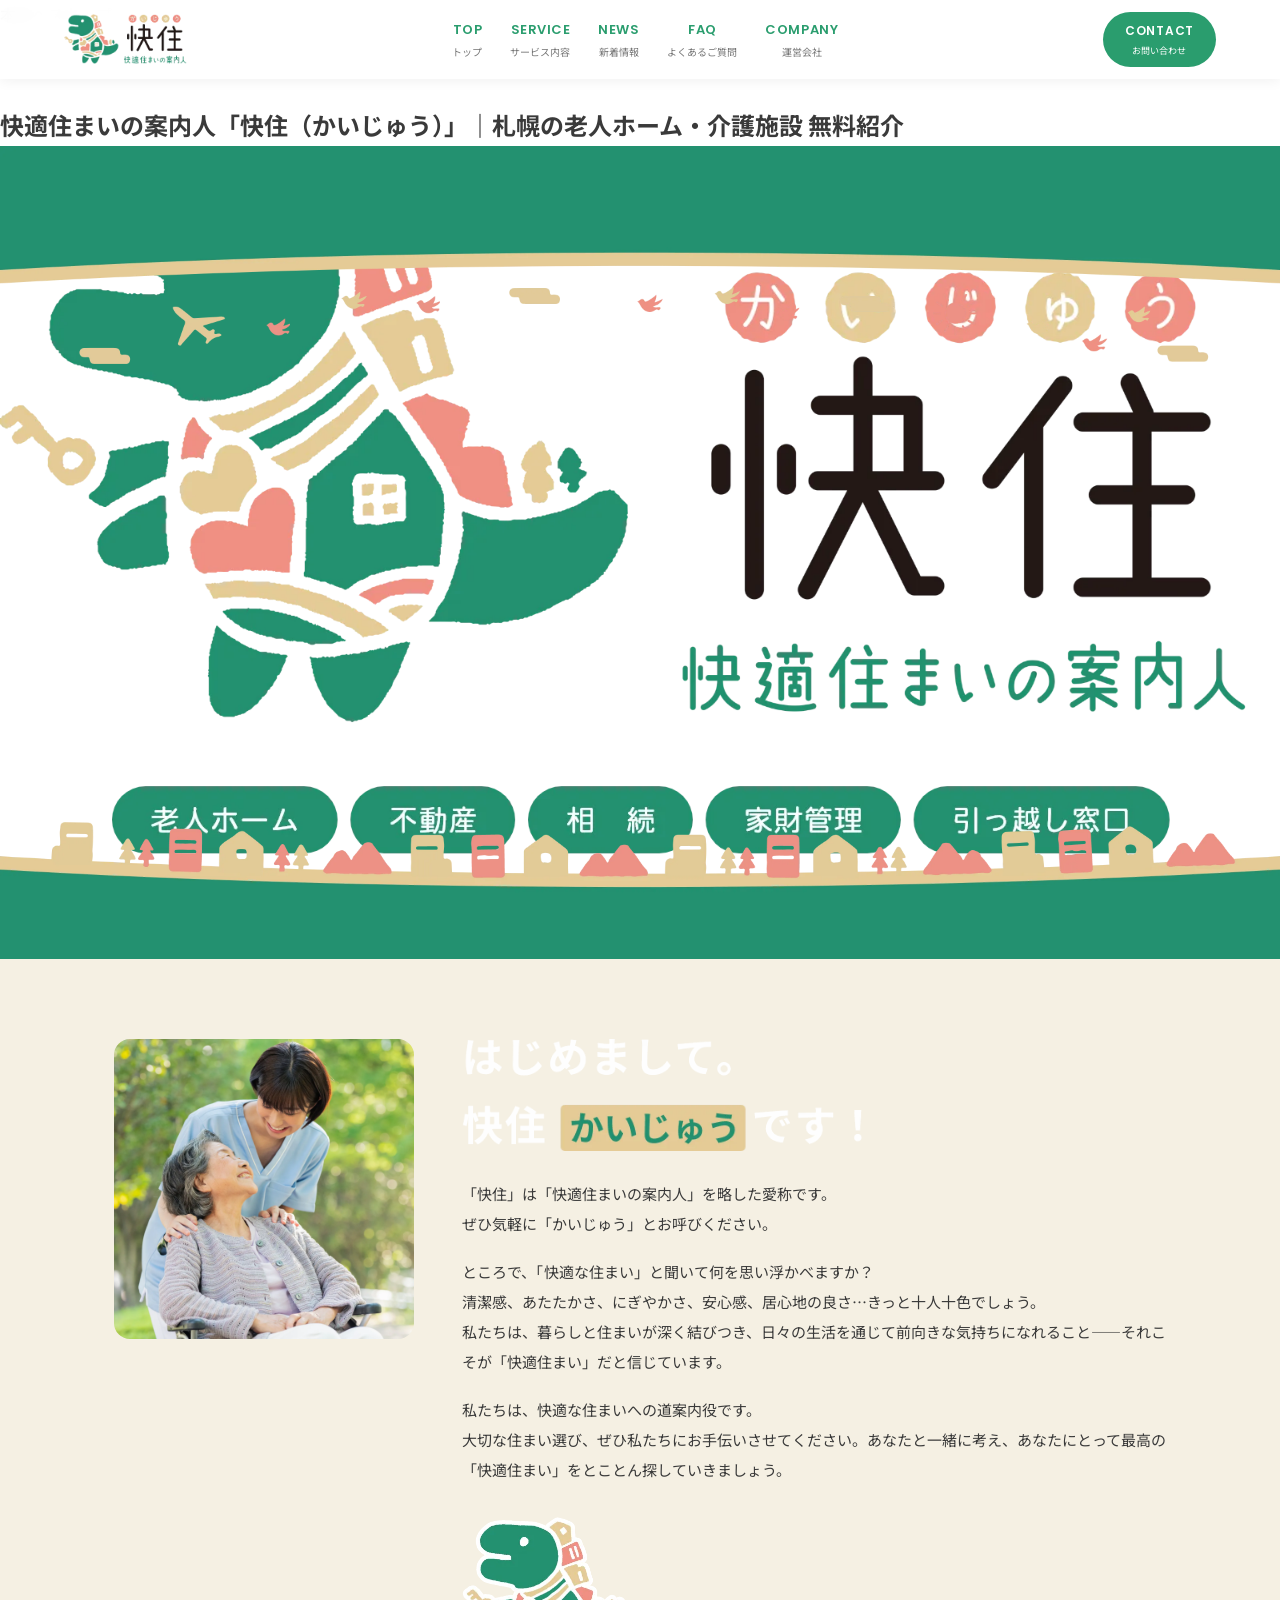
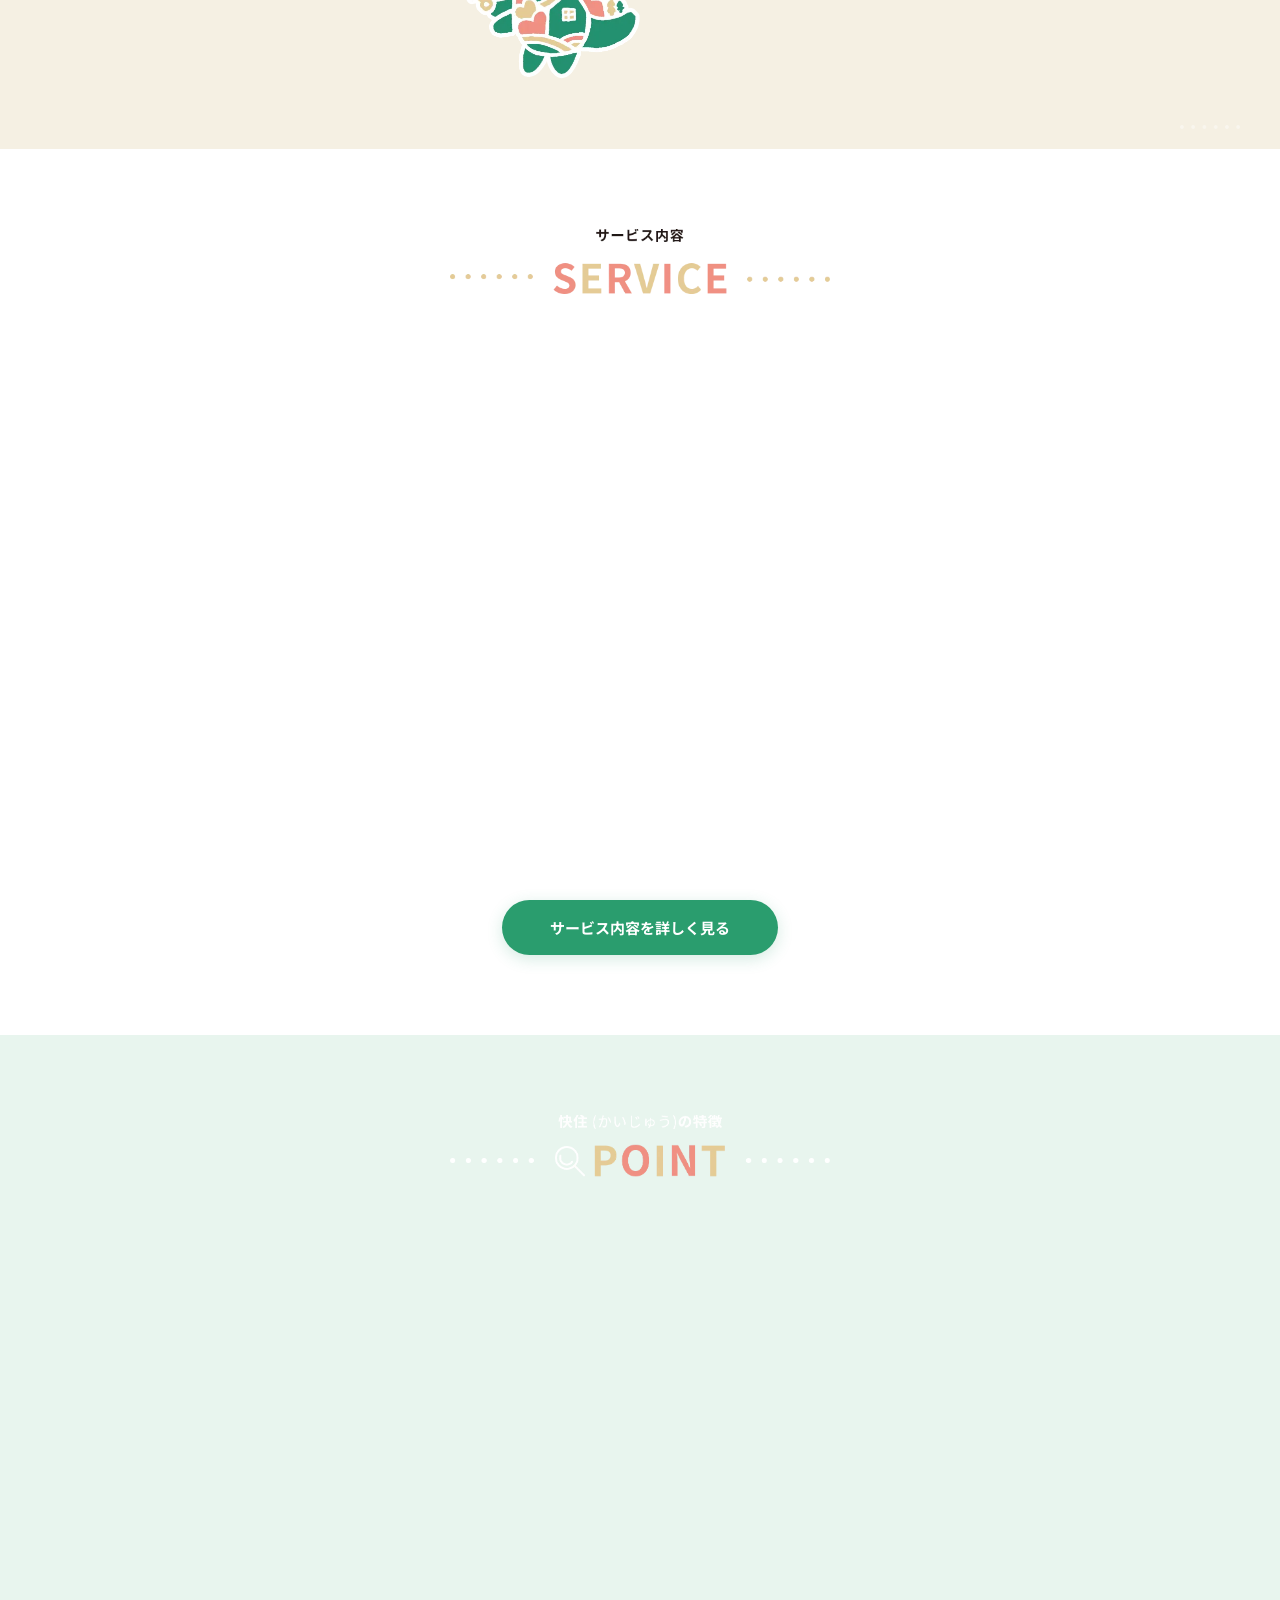
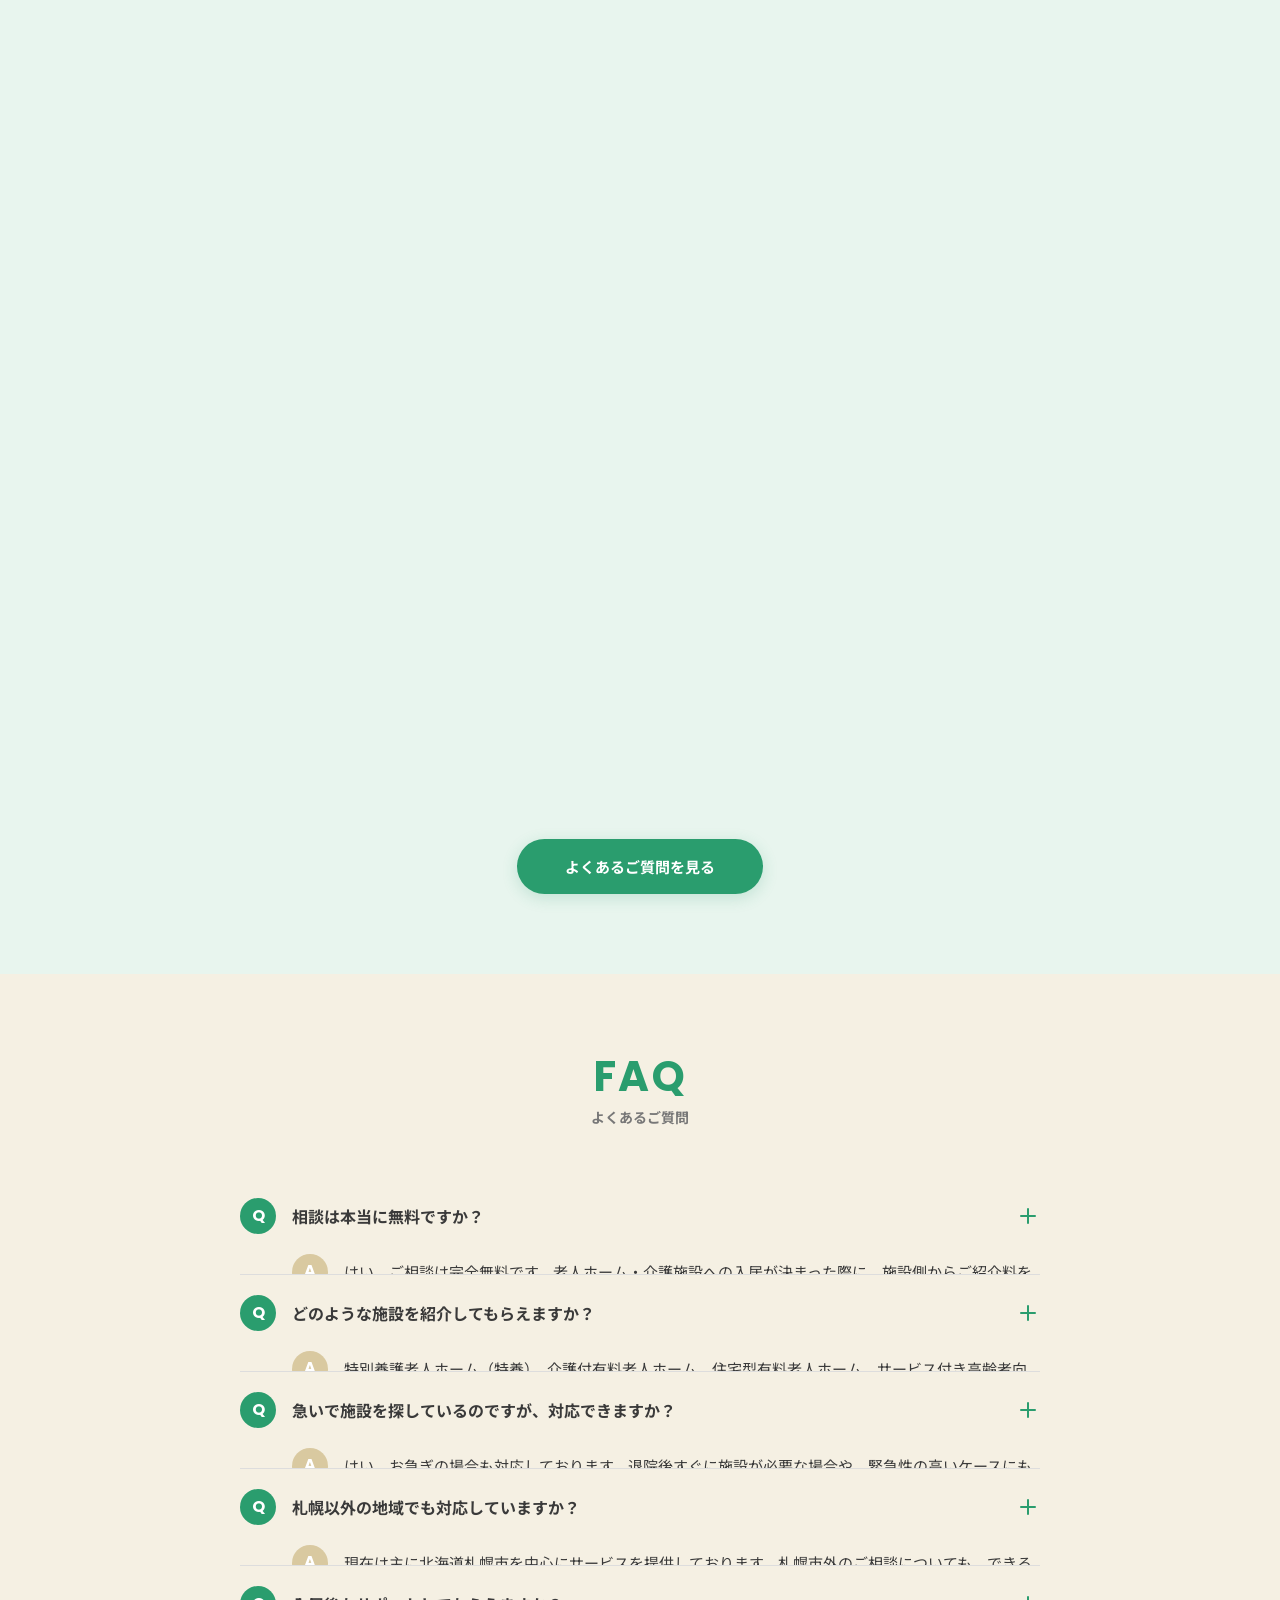
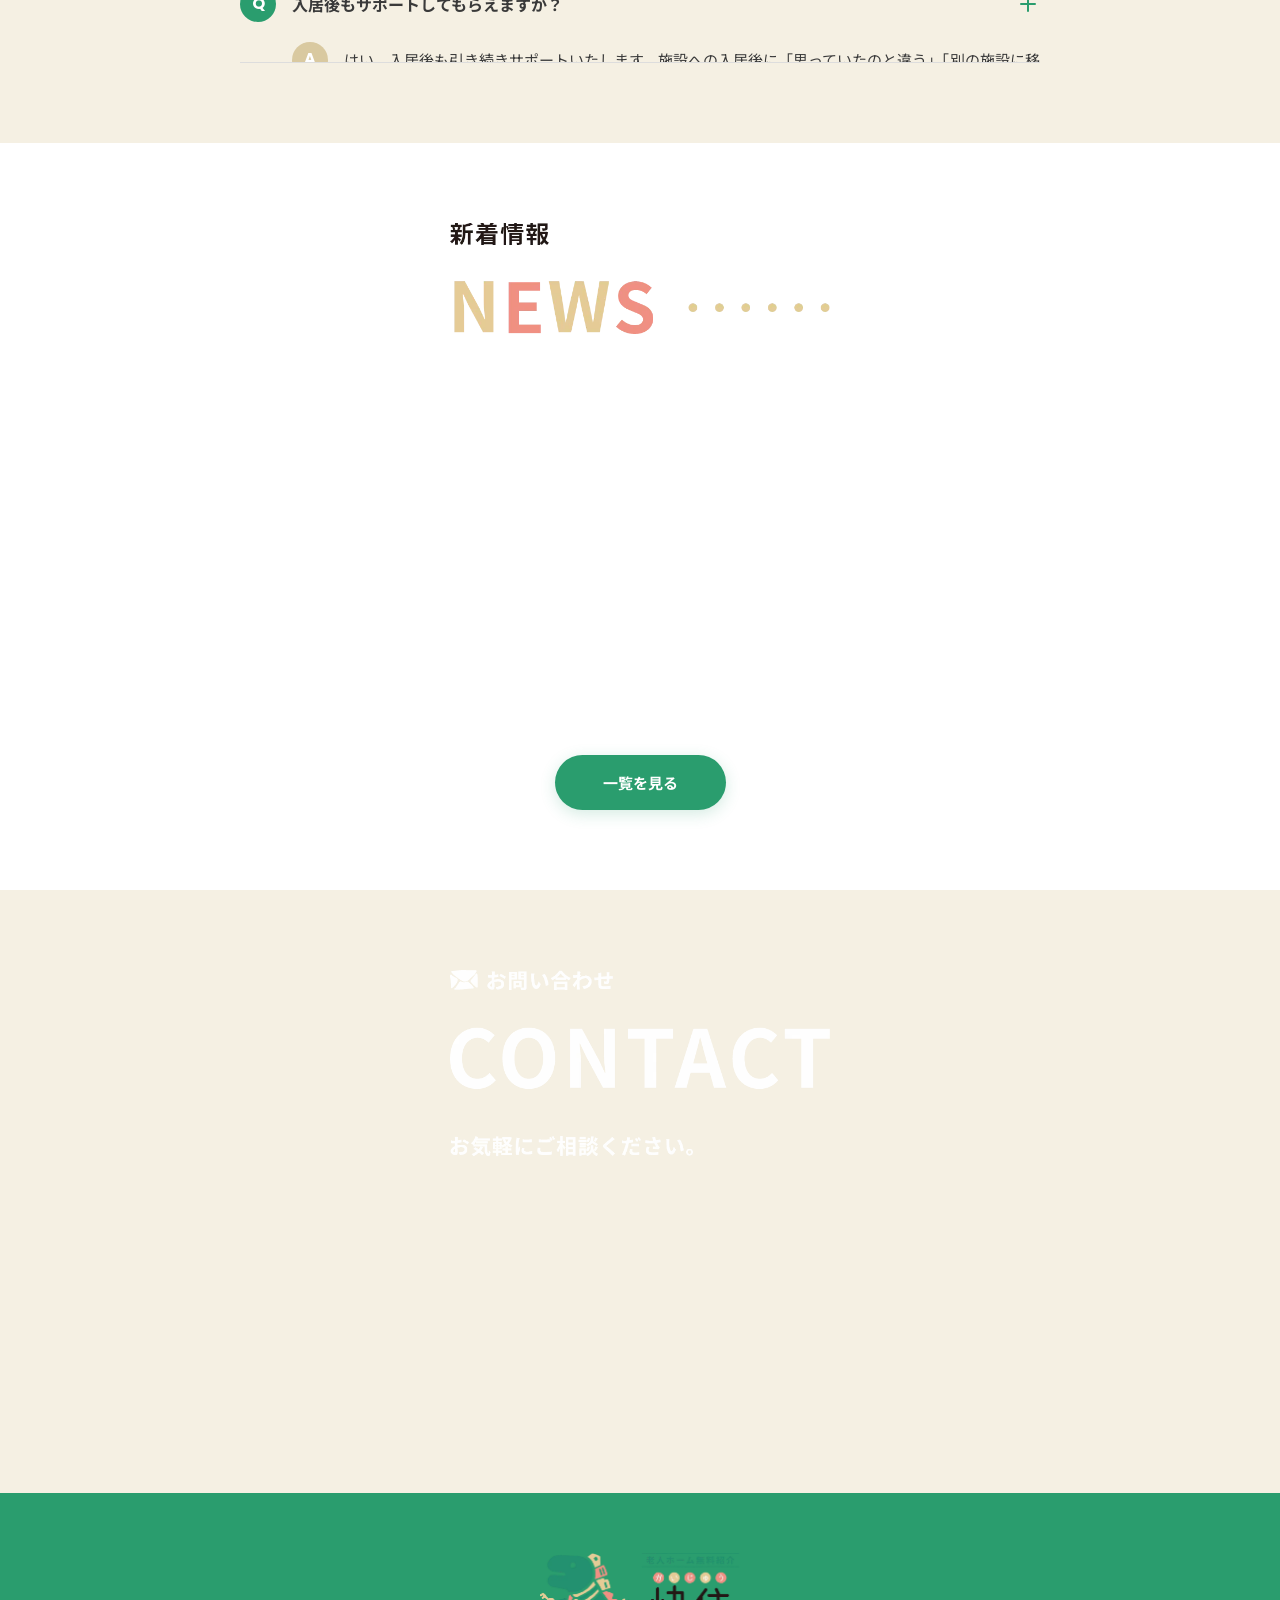
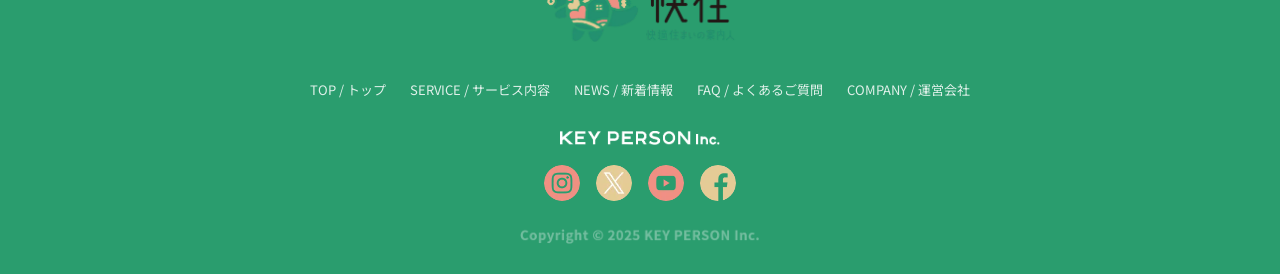
<file: index.html>
<!DOCTYPE html>
<html lang="ja">
<head>
  <meta charset="UTF-8">
  <meta name="viewport" content="width=device-width, initial-scale=1.0">
  <title>快適住まいの案内人（快住）｜老人ホーム無料紹介</title>
  <meta name="description" content="快適住まいの案内人「快住（かいじゅう）」は、老人ホーム・介護施設の無料紹介サービスです。札幌を拠点に、あなたにピッタリな住まいをご案内します。">
  <meta name="theme-color" content="#2a9d6e">
  <link rel="icon" href="images/common/icon-logo-header.webp" type="image/webp">
  <!-- OGP / Twitter -->
  <meta property="og:type" content="website">
  <meta property="og:site_name" content="快適住まいの案内人（快住）">
  <meta property="og:title" content="快適住まいの案内人（快住）｜老人ホーム無料紹介">
  <meta property="og:description" content="札幌を拠点に、老人ホーム・介護施設を無料でご紹介。あなたにピッタリな「快適住まい」をご案内します。">
  <meta property="og:locale" content="ja_JP">
  <meta name="twitter:card" content="summary">
  <link rel="stylesheet" href="style.css">
  <link rel="preconnect" href="https://fonts.googleapis.com">
  <link rel="preconnect" href="https://fonts.gstatic.com" crossorigin>
  <link href="https://fonts.googleapis.com/css2?family=Noto+Sans+JP:wght@400;500;700;900&family=Poppins:wght@400;600;700&display=swap" rel="stylesheet">
  <script type="application/ld+json">
  {
    "@context": "https://schema.org",
    "@type": "LocalBusiness",
    "name": "快適住まいの案内人（快住）",
    "description": "札幌を拠点とした老人ホーム・介護施設の無料紹介サービス。",
    "image": "images/common/icon-logo-header.webp",
    "telephone": "+81-90-6443-1357",
    "founder": "伊藤圭吾",
    "parentOrganization": "KEY PERSON株式会社",
    "address": {
      "@type": "PostalAddress",
      "postalCode": "005-0002",
      "addressRegion": "北海道",
      "addressLocality": "札幌市南区",
      "streetAddress": "澄川２条２丁目４−１ マイルーム澄川B201",
      "addressCountry": "JP"
    },
    "areaServed": "北海道札幌市",
    "openingHoursSpecification": {
      "@type": "OpeningHoursSpecification",
      "dayOfWeek": ["Monday","Tuesday","Wednesday","Thursday","Friday","Saturday"],
      "opens": "09:00",
      "closes": "19:00"
    }
  }
  </script>
</head>
<body>
  <a href="#message" class="skip-link">本文へスキップ</a>
  <header class="site-header" id="top">
    <div class="header-inner">
      <a href="index.html" class="logo">
        <img src="images/common/icon-logo-header.webp" alt="快住 - 快適住まいの案内人" class="logo-img" width="316" height="128">
      </a>
      <nav class="global-nav" id="globalNav">
        <ul class="nav-list">
          <li><a href="index.html"><span class="nav-en">TOP</span><span class="nav-jp">トップ</span></a></li>
          <li><a href="#service"><span class="nav-en">SERVICE</span><span class="nav-jp">サービス内容</span></a></li>
          <li><a href="#news"><span class="nav-en">NEWS</span><span class="nav-jp">新着情報</span></a></li>
          <li><a href="#faq"><span class="nav-en">FAQ</span><span class="nav-jp">よくあるご質問</span></a></li>
          <li><a href="company.html"><span class="nav-en">COMPANY</span><span class="nav-jp">運営会社</span></a></li>
        </ul>
      </nav>
      <a href="#contact" class="header-contact-btn">
        <span class="btn-en">CONTACT</span>
        <span class="btn-jp">お問い合わせ</span>
      </a>
      <button class="hamburger" id="hamburger" aria-label="メニューを開く" aria-expanded="false" aria-controls="globalNav">
        <span></span><span></span><span></span>
      </button>
    </div>
  </header>
  <!-- ===== HERO / FV ===== -->
  <section class="hero">
    <h1 class="visually-hidden">快適住まいの案内人「快住（かいじゅう）」｜札幌の老人ホーム・介護施設 無料紹介</h1>
    <div class="hero-visual">
      <img src="images/media/fv-main.webp" alt="快住 - 快適住まいの案内人 老人ホーム無料紹介" class="hero-main-img" width="1600" height="1016" fetchpriority="high" decoding="async">
      <img src="images/media/fv-top.webp" alt="" class="hero-deco hero-deco-top" width="3840" height="654" decoding="async">
      <img src="images/media/fv-bottom.webp" alt="" class="hero-deco hero-deco-bottom" width="3840" height="412" decoding="async">
    </div>
  </section>
  <main>
    <section class="message" id="message">
      <div class="container">
        <div class="message-content">
          <div class="message-image-area">
            <img src="images/media/message-main.webp" alt="快住キャラクター" class="message-chara" width="1440" height="1440" loading="lazy" decoding="async">
          </div>
          <div class="message-text-area">
            <h2 class="message-title">
              <img src="images/media/message-title.webp" alt="はじめまして。快住かいじゅうです！" class="message-title-img" width="934" height="262" loading="lazy" decoding="async">
            </h2>
            <div class="message-body-wrap">
              <p class="message-body">「快住」は「快適住まいの案内人」を略した愛称です。<br>ぜひ気軽に「かいじゅう」とお呼びください。</p>
              <p class="message-body">ところで、「快適な住まい」と聞いて何を思い浮かべますか？<br>清潔感、あたたかさ、にぎやかさ、安心感、居心地の良さ…きっと十人十色でしょう。<br>私たちは、暮らしと住まいが深く結びつき、日々の生活を通じて前向きな気持ちになれること――それこそが「快適住まい」だと信じています。</p>
              <p class="message-body">私たちは、快適な住まいへの道案内役です。<br>大切な住まい選び、ぜひ私たちにお手伝いさせてください。あなたと一緒に考え、あなたにとって最高の「快適住まい」をとことん探していきましょう。</p>
            </div>
            <img src="images/media/message-logo.webp" alt="快住ロゴ" class="message-logo" width="358" height="370" loading="lazy" decoding="async">
          </div>
        </div>
      </div>
      <img src="images/media/message-dot.webp" alt="" class="message-dot-deco" width="256" height="16" loading="lazy" decoding="async">
    </section>
    <section class="service" id="service">
      <div class="container">
        <h2 class="section-title">
          <img src="images/media/title-service.webp" alt="SERVICE サービス内容" class="section-title-img" width="1174" height="202" loading="lazy" decoding="async">
        </h2>
        <div class="service-cards">
          <div class="service-card">
            <div class="service-card-number">01</div>
            <div class="service-card-img-wrap">
              <img src="images/media/service-1.webp" alt="老人ホーム無料紹介" class="service-card-img" width="1320" height="816" loading="lazy" decoding="async">
            </div>
            <div class="service-card-body">
              <div class="service-card-icon"><img src="images/media/icon-home.webp" alt="" width="67" height="64" loading="lazy" decoding="async"></div>
              <h3 class="service-card-title">老人ホーム無料紹介</h3>
              <p class="service-card-desc">相談料は無料。あなたの希望やご状況に合った最適な住まいをご提案いたします。</p>
            </div>
          </div>
          <div class="service-card">
            <div class="service-card-number">02</div>
            <div class="service-card-img-wrap">
              <img src="images/media/service-2.webp" alt="専門家紹介" class="service-card-img" width="1320" height="816" loading="lazy" decoding="async">
            </div>
            <div class="service-card-body">
              <div class="service-card-icon"><img src="images/media/icon-hand-shake.webp" alt="" width="96" height="64" loading="lazy" decoding="async"></div>
              <h3 class="service-card-title">専門家紹介</h3>
              <p class="service-card-desc">お引越しや家財整理、不動産売却、相続手続きなど、入居にまつわるさまざまなお悩みを各分野の専門家がサポートします。</p>
            </div>
          </div>
        </div>
        <div class="section-btn-wrap"><a href="#" class="btn-primary">サービス内容を詳しく見る</a></div>
      </div>
    </section>
    <section class="point" id="point">
      <div class="container">
        <h2 class="section-title">
          <img src="images/media/title-point.webp" alt="POINT 快住のポイント" class="section-title-img" width="1159" height="188" loading="lazy" decoding="async">
        </h2>
        <div class="point-item">
          <div class="point-item-text">
            <div class="point-number"><img src="images/media/point-1.webp" alt="01" class="point-number-img" width="240" height="240" loading="lazy" decoding="async"></div>
            <p class="point-lead">これまでに<strong>1,500名以上</strong>の入居相談をお受けしてきました</p>
            <p class="point-desc">年金額が限られている方、手厚い介護が必要な方、医療的ケアの多い方、障がいをお持ちの方など、さまざまなケースに対応してまいりました。お一人おひとりに合った最適で心地よい住まいを丁寧にご案内いたします。</p>
          </div>
          <div class="point-item-img"><img src="images/media/point-item-1.webp" alt="入居相談対応1500名以上" width="1880" height="1330" loading="lazy" decoding="async"></div>
        </div>
        <div class="point-item point-item--reverse">
          <div class="point-item-text">
            <div class="point-number"><img src="images/media/point-2.webp" alt="02" class="point-number-img" width="240" height="240" loading="lazy" decoding="async"></div>
            <p class="point-lead">ご本人・ご家族のそばで<strong>一緒にベストを尽くす姿勢</strong>が私たちの強みです</p>
            <p class="point-desc">ご相談内容は一つとして同じものがありません。10人いれば10通り、100人いれば100通りの悩みがあります。出会えたご縁を大切に、一件一件真摯に向き合わせていただきます。</p>
          </div>
          <div class="point-item-img"><img src="images/media/point-item-2.webp" alt="一緒にベストを尽くす姿勢" width="1880" height="1330" loading="lazy" decoding="async"></div>
        </div>
        <div class="point-item">
          <div class="point-item-text">
            <div class="point-number"><img src="images/media/point-3.webp" alt="03" class="point-number-img" width="240" height="240" loading="lazy" decoding="async"></div>
            <p class="point-lead">相続・不動産売却・家財整理・お引越しなど、ひとつの窓口から<strong>最適な専門家</strong>へおつなぎします</p>
            <p class="point-desc">老人ホームへの入居タイミングには、多くの困りごとが生じるものです。ただ専門家を紹介するだけでなく、その方の状況に最もふさわしいプロフェッショナルを厳選してお繋ぎいたします。</p>
          </div>
          <div class="point-item-img"><img src="images/media/point-item-3.webp" alt="最適な専門家へおつなぎします" width="1880" height="1330" loading="lazy" decoding="async"></div>
        </div>
        <div class="section-btn-wrap"><a href="#faq" class="btn-primary">よくあるご質問を見る</a></div>
      </div>
    </section>
    <!-- ===== FAQ ===== -->
    <section class="faq" id="faq">
      <div class="container">
        <h2 class="faq-section-title">
          <span class="faq-en">FAQ</span>
          <span class="faq-jp">よくあるご質問</span>
        </h2>
        <div class="faq-list">
          <div class="faq-item">
            <button class="faq-question" aria-expanded="false">
              <span class="faq-q-icon">Q</span>
              <span class="faq-q-text">相談は本当に無料ですか？</span>
              <span class="faq-toggle-icon"></span>
            </button>
            <div class="faq-answer">
              <span class="faq-a-icon">A</span>
              <p>はい、ご相談は完全無料です。老人ホーム・介護施設への入居が決まった際に、施設側からご紹介料をいただく仕組みのため、ご利用者様のご負担は一切ございません。</p>
            </div>
          </div>
          <div class="faq-item">
            <button class="faq-question" aria-expanded="false">
              <span class="faq-q-icon">Q</span>
              <span class="faq-q-text">どのような施設を紹介してもらえますか？</span>
              <span class="faq-toggle-icon"></span>
            </button>
            <div class="faq-answer">
              <span class="faq-a-icon">A</span>
              <p>特別養護老人ホーム（特養）、介護付有料老人ホーム、住宅型有料老人ホーム、サービス付き高齢者向け住宅（サ高住）、グループホームなど、幅広い種類の施設をご紹介しています。ご予算・介護度・ご希望のエリアなどに合わせて最適な施設をご提案します。</p>
            </div>
          </div>
          <div class="faq-item">
            <button class="faq-question" aria-expanded="false">
              <span class="faq-q-icon">Q</span>
              <span class="faq-q-text">急いで施設を探しているのですが、対応できますか？</span>
              <span class="faq-toggle-icon"></span>
            </button>
            <div class="faq-answer">
              <span class="faq-a-icon">A</span>
              <p>はい、お急ぎの場合も対応しております。退院後すぐに施設が必要な場合や、緊急性の高いケースにも迅速に対応いたします。まずはお電話またはメールにてご相談ください。</p>
            </div>
          </div>
          <div class="faq-item">
            <button class="faq-question" aria-expanded="false">
              <span class="faq-q-icon">Q</span>
              <span class="faq-q-text">札幌以外の地域でも対応していますか？</span>
              <span class="faq-toggle-icon"></span>
            </button>
            <div class="faq-answer">
              <span class="faq-a-icon">A</span>
              <p>現在は主に北海道札幌市を中心にサービスを提供しております。札幌市外のご相談についても、できる限り対応いたしますので、まずはお気軽にご相談ください。</p>
            </div>
          </div>
          <div class="faq-item">
            <button class="faq-question" aria-expanded="false">
              <span class="faq-q-icon">Q</span>
              <span class="faq-q-text">入居後もサポートしてもらえますか？</span>
              <span class="faq-toggle-icon"></span>
            </button>
            <div class="faq-answer">
              <span class="faq-a-icon">A</span>
              <p>はい、入居後も引き続きサポートいたします。施設への入居後に「思っていたのと違う」「別の施設に移りたい」などのご相談も承っております。長期的にお付き合いいただける関係を大切にしています。</p>
            </div>
          </div>
        </div>
      </div>
    </section>

    <!-- ===== NEWS ===== -->
    <section class="news" id="news">
      <div class="container">
        <h2 class="section-title"><img src="images/media/title-news.webp" alt="NEWS 新着情報" class="section-title-img" width="690" height="202" loading="lazy" decoding="async"></h2>
        <ul class="news-list">
          <li class="news-item"><a href="#"><img src="images/common/noimage.webp" alt="" class="news-thumb" width="2048" height="1266" loading="lazy" decoding="async"><div class="news-meta"><time class="news-date" datetime="2025-10-05">2025.10.05</time><p class="news-title-text">高齢者グループホームとは？認知症の方が安心して暮らせる"もうひとつの家"</p></div></a></li>
          <li class="news-item"><a href="#"><img src="images/common/noimage.webp" alt="" class="news-thumb" width="2048" height="1266" loading="lazy" decoding="async"><div class="news-meta"><time class="news-date" datetime="2025-06-03">2025.06.03</time><p class="news-title-text">サービス付き高齢者向け住宅（サ高住）とは？"自分らしい暮らし"を実現する選択肢</p></div></a></li>
          <li class="news-item"><a href="#"><img src="images/common/noimage.webp" alt="" class="news-thumb" width="2048" height="1266" loading="lazy" decoding="async"><div class="news-meta"><time class="news-date" datetime="2025-05-25">2025.05.25</time><p class="news-title-text">住宅型有料老人ホームの仕組みと介護付との違い・選ぶ際のチェックポイント</p></div></a></li>
        </ul>
        <div class="section-btn-wrap"><a href="#" class="btn-primary">一覧を見る</a></div>
      </div>
    </section>
    <section class="contact" id="contact">
      <div class="container">
        <h2 class="section-title"><img src="images/media/title-contact.webp" alt="CONTACT お問い合わせ" class="section-title-img" width="660" height="326" loading="lazy" decoding="async"></h2>
        <div class="contact-boxes">
          <div class="contact-box contact-box--phone">
            <p class="contact-label">お電話でのお問い合わせ</p>
            <a href="tel:090-6443-1357" class="contact-phone-number"><img src="images/media/contact-phone.webp" alt="090-6443-1357" class="contact-phone-img" width="830" height="162" loading="lazy" decoding="async"></a>
            <p class="contact-hours">[受付日時] 9:00〜19:00　日・祝日休み</p>
          </div>
          <div class="contact-box contact-box--mail">
            <p class="contact-label">メールでのお問い合わせ</p>
            <a href="#" class="btn-contact">お問い合わせフォームへ</a>
          </div>
        </div>
      </div>
    </section>
  </main>
  <footer class="site-footer">
    <div class="footer-inner">
      <a href="index.html" class="footer-logo"><img src="images/common/icon-logo-footer.webp" alt="快住 - 快適住まいの案内人" class="footer-logo-img" width="806" height="362" loading="lazy" decoding="async"></a>
      <nav class="footer-nav" aria-label="フッターナビ"><ul><li><a href="index.html">TOP / トップ</a></li><li><a href="#service">SERVICE / サービス内容</a></li><li><a href="#news">NEWS / 新着情報</a></li><li><a href="#faq">FAQ / よくあるご質問</a></li><li><a href="company.html">COMPANY / 運営会社</a></li></ul></nav>
      <div class="footer-company"><img src="images/common/icon-inc.webp" alt="KEY PERSON Inc." class="footer-company-img" width="425" height="36" loading="lazy" decoding="async"></div>
      <div class="footer-social">
        <a href="https://www.instagram.com/kaiju_k.itou" target="_blank" rel="noopener" aria-label="Instagram（別ウィンドウで開く）"><img src="images/common/icon-insta.webp" alt="Instagram" width="64" height="64" loading="lazy" decoding="async"></a>
        <a href="https://x.com/kaiju_kaisuma" target="_blank" rel="noopener" aria-label="X（別ウィンドウで開く）"><img src="images/common/icon-x.webp" alt="X" width="64" height="64" loading="lazy" decoding="async"></a>
        <a href="https://www.youtube.com/@%E5%BF%AB%E9%81%A9%E4%BD%8F%E3%81%BE%E3%81%84%E3%81%AE%E6%A1%88%E5%86%85%E4%BA%BA" target="_blank" rel="noopener" aria-label="YouTube（別ウィンドウで開く）"><img src="images/common/icon-youtube.webp" alt="YouTube" width="64" height="64" loading="lazy" decoding="async"></a>
        <a href="https://www.facebook.com/keigo.itoh.58" target="_blank" rel="noopener" aria-label="Facebook（別ウィンドウで開く）"><img src="images/common/icon-facebook.webp" alt="Facebook" width="64" height="64" loading="lazy" decoding="async"></a>
      </div>
      <p class="footer-copy"><img src="images/common/icon-copy.webp" alt="Copyright © 2025 KEY PERSON Inc." width="512" height="40" loading="lazy" decoding="async"></p>
    </div>
  </footer>
  <div class="fixed-bottom-bar">
    <a href="tel:090-6443-1357" class="fixed-btn fixed-btn--phone"><svg width="20" height="20" viewBox="0 0 24 24" fill="currentColor"><path d="M6.62 10.79c1.44 2.83 3.76 5.15 6.59 6.59l2.2-2.2c.27-.27.67-.36 1.02-.24 1.12.37 2.33.57 3.57.57.55 0 1 .45 1 1V20c0 .55-.45 1-1 1-9.39 0-17-7.61-17-17 0-.55.45-1 1-1h3.5c.55 0 1 .45 1 1 0 1.25.2 2.45.57 3.57.11.35.03.74-.25 1.02l-2.2 2.2z"/></svg><span>090-6443-1357</span></a>
    <a href="#contact" class="fixed-btn fixed-btn--contact"><svg width="20" height="20" viewBox="0 0 24 24" fill="currentColor"><path d="M20 4H4c-1.1 0-1.99.9-1.99 2L2 18c0 1.1.9 2 2 2h16c1.1 0 2-.9 2-2V6c0-1.1-.9-2-2-2zm0 4l-8 5-8-5V6l8 5 8-5v2z"/></svg><span>お問い合わせ</span></a>
  </div>
  <script src="script.js"></script>
</body>
</html>
</file>
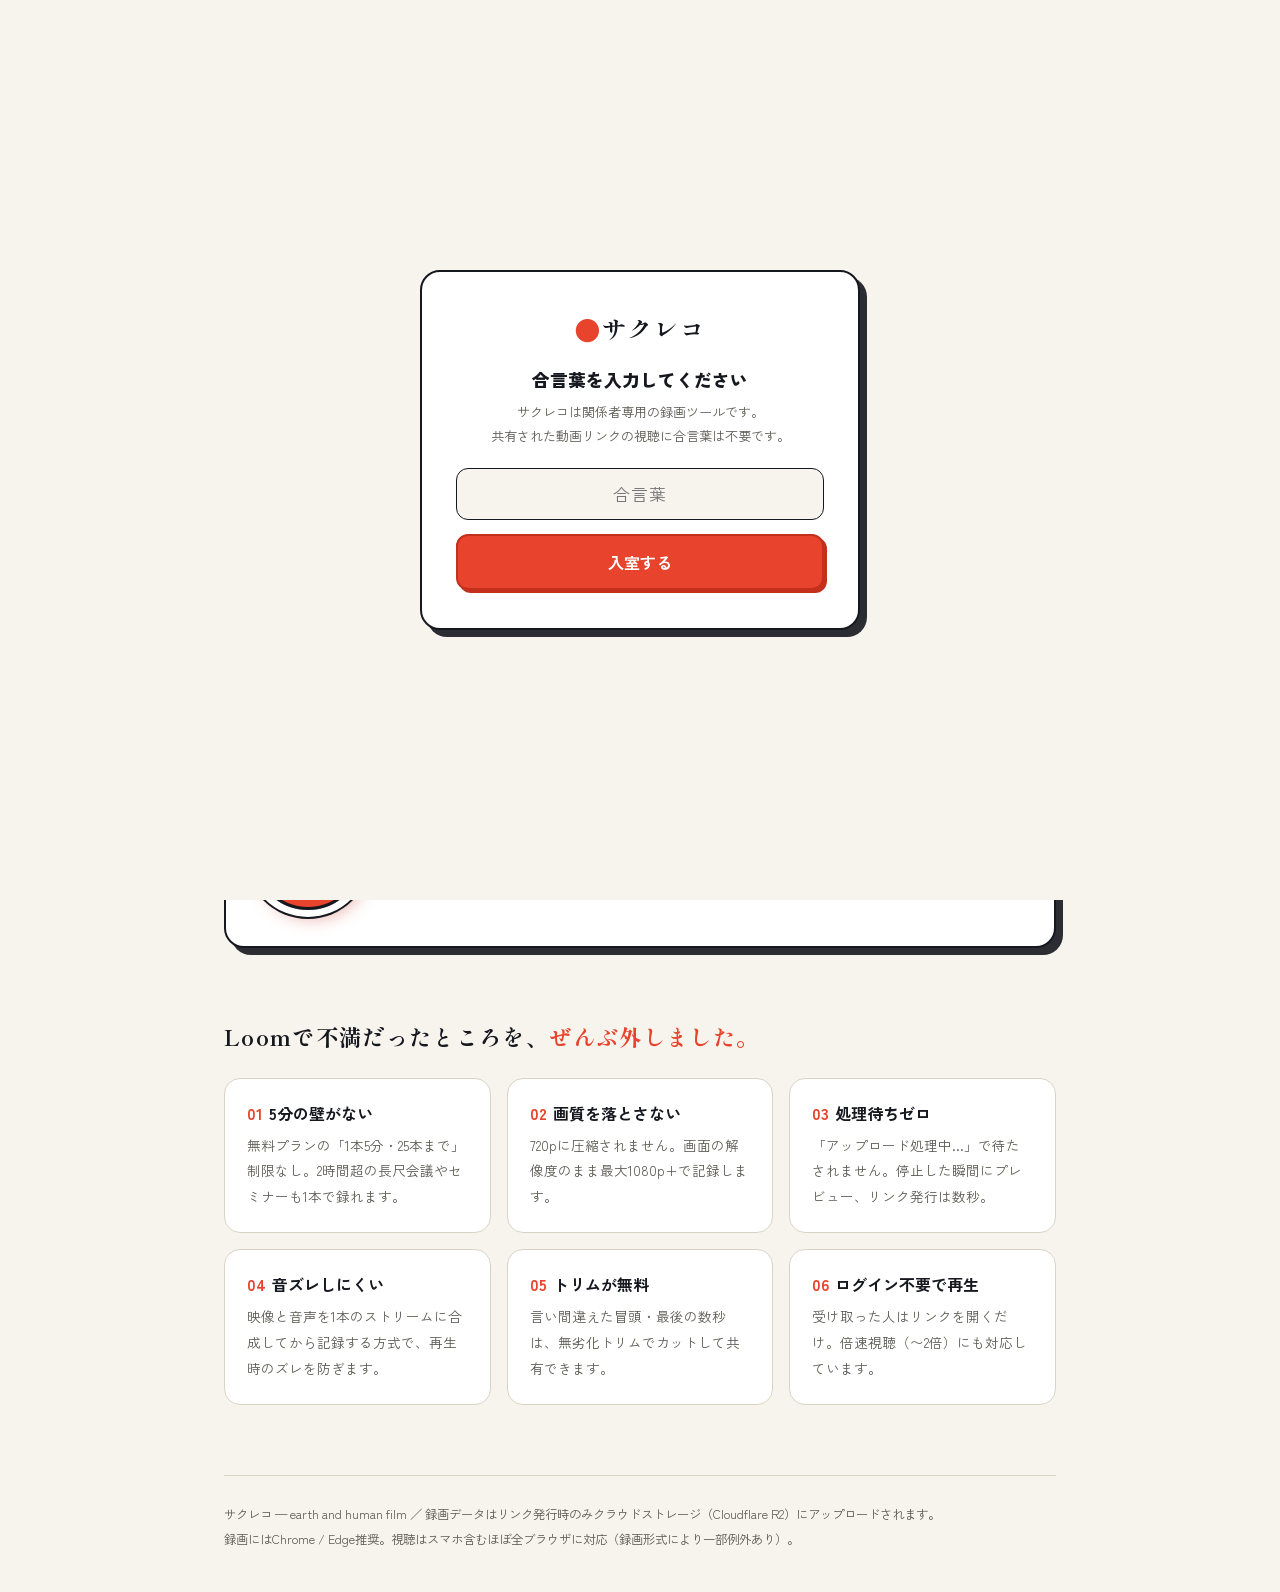
<file: sakureco/index.html>
<!DOCTYPE html>
<html lang="ja">
<head>
<meta charset="UTF-8">
<meta name="viewport" content="width=device-width, initial-scale=1.0">
<title>サクレコ — 5分制限なしの画面録画・即共有</title>
<meta name="description" content="アカウント不要・時間無制限・高画質。録画したらその場で共有リンク。ブラウザだけで動くLoom代替ツール。">
<link rel="icon" href="data:image/svg+xml,<svg xmlns='http://www.w3.org/2000/svg' viewBox='0 0 100 100'><circle cx='50' cy='50' r='40' fill='%23E8432D'/></svg>">
<link rel="preconnect" href="https://fonts.googleapis.com">
<link rel="preconnect" href="https://fonts.gstatic.com" crossorigin>
<link href="https://fonts.googleapis.com/css2?family=Zen+Kaku+Gothic+New:wght@400;500;700;900&family=Shippori+Mincho:wght@500;700&display=swap" rel="stylesheet">
<style>
:root{
  --paper:#F7F4EE; --paper2:#EFEAE0; --ink:#16181F; --ink2:#5C5A53;
  --red:#E8432D; --red-deep:#C3301C; --line:#D9D3C6;
  --ok:#1F7A4D;
}
*{margin:0;padding:0;box-sizing:border-box}
html{font-size:16px}
body{
  font-family:"Zen Kaku Gothic New",sans-serif; color:var(--ink);
  background:var(--paper); min-height:100vh; position:relative;
}
body::before{
  content:""; position:fixed; inset:0; pointer-events:none; opacity:.5; z-index:0;
  background-image:url("data:image/svg+xml,%3Csvg xmlns='http://www.w3.org/2000/svg' width='160' height='160'%3E%3Cfilter id='n'%3E%3CfeTurbulence type='fractalNoise' baseFrequency='0.9' numOctaves='2'/%3E%3CfeColorMatrix values='0 0 0 0 0 0 0 0 0 0 0 0 0 0 0 0 0 0 0.04 0'/%3E%3C/filter%3E%3Crect width='160' height='160' filter='url(%23n)'/%3E%3C/svg%3E");
}
.wrap{max-width:880px;margin:0 auto;padding:0 24px;position:relative;z-index:1}
header{display:flex;align-items:baseline;justify-content:space-between;padding:28px 0 0}
.logo{font-family:"Shippori Mincho",serif;font-weight:700;font-size:1.5rem;letter-spacing:.08em}
.logo .dot{color:var(--red);font-size:1.1em}
.logo small{font-size:.65rem;letter-spacing:.3em;color:var(--ink2);margin-left:10px;font-family:"Zen Kaku Gothic New",sans-serif;font-weight:500}
.hero{padding:56px 0 8px}
.hero h1{
  font-weight:900;font-size:clamp(1.9rem,5.4vw,3.1rem);line-height:1.35;letter-spacing:.02em;
}
.hero h1 em{font-style:normal;color:var(--red);
  background:linear-gradient(transparent 72%, rgba(232,67,45,.18) 72%);}
.hero p.lead{margin-top:18px;color:var(--ink2);font-size:1rem;line-height:1.9}
.badges{display:flex;flex-wrap:wrap;gap:10px;margin:26px 0 0}
.badge{
  border:1.5px solid var(--ink);border-radius:999px;padding:6px 16px;font-size:.82rem;font-weight:700;
  background:var(--paper);box-shadow:2.5px 2.5px 0 var(--ink);
}
.badge.red{background:var(--red);color:#fff;border-color:var(--red-deep);box-shadow:2.5px 2.5px 0 var(--red-deep)}

.panel{
  margin:48px 0 64px;border:2px solid var(--ink);border-radius:20px;background:#fff;
  box-shadow:7px 7px 0 rgba(22,24,31,.9); overflow:hidden;
}
.panel-head{display:flex;align-items:center;gap:10px;border-bottom:2px solid var(--ink);padding:12px 20px;background:var(--paper2)}
.panel-head .led{width:10px;height:10px;border-radius:50%;background:var(--line)}
.panel-head .led.on{background:var(--red);animation:pulse 1.2s infinite}
.panel-head span{font-size:.8rem;letter-spacing:.18em;font-weight:700;color:var(--ink2)}
.panel-body{padding:32px 28px 36px}
@keyframes pulse{0%,100%{opacity:1}50%{opacity:.25}}

/* ---- setup ---- */
.opt-group{margin-bottom:22px}
.opt-label{font-size:.8rem;font-weight:700;letter-spacing:.14em;color:var(--ink2);margin-bottom:10px;display:block}
.seg{display:flex;flex-wrap:wrap;gap:8px}
.seg button{
  font-family:inherit;font-size:.92rem;font-weight:700;padding:10px 18px;border-radius:12px;
  border:1.5px solid var(--line);background:#fff;color:var(--ink2);cursor:pointer;transition:.15s;
}
.seg button:hover{border-color:var(--ink)}
.seg button.sel{background:var(--ink);color:var(--paper);border-color:var(--ink)}
.toggles{display:flex;flex-wrap:wrap;gap:18px}
.campreview{display:none;margin:4px 0 22px;align-items:center;gap:16px}
.campreview video{background:#000;object-fit:cover;transform:scaleX(-1);border:2px solid var(--ink);box-shadow:3px 3px 0 rgba(22,24,31,.25)}
.campreview.circle video{width:150px;height:150px;border-radius:50%}
.campreview.rect video{width:248px;height:140px;border-radius:12px}
.campreview p{font-size:.78rem;color:var(--ink2);line-height:1.9}
.campreview p b{color:var(--ink)}
.campreview .err{color:var(--red-deep);font-weight:700}
.tgl{display:flex;align-items:center;gap:8px;font-size:.92rem;font-weight:500;cursor:pointer;user-select:none}
.tgl input{accent-color:var(--red);width:17px;height:17px;cursor:pointer}

.reczone{display:flex;align-items:center;gap:26px;margin-top:34px;flex-wrap:wrap}
#recBtn{
  width:108px;height:108px;border-radius:50%;border:3px solid var(--ink);cursor:pointer;
  background:radial-gradient(circle at 35% 30%, #FF6A52, var(--red) 60%);
  box-shadow:0 0 0 7px #fff, 0 0 0 9px var(--ink), 5px 7px 18px rgba(195,48,28,.45);
  display:grid;place-items:center;color:#fff;font-family:inherit;font-weight:900;font-size:1.05rem;
  letter-spacing:.18em;transition:transform .15s; padding-left:.18em;
}
#recBtn:hover{transform:scale(1.05)}
#recBtn:active{transform:scale(.97)}
.rec-hint{font-size:.85rem;color:var(--ink2);line-height:1.9}
.rec-hint b{color:var(--ink)}

/* ---- recording ---- */
.recording-ui{display:none;align-items:center;gap:22px;flex-wrap:wrap}
#timer{font-variant-numeric:tabular-nums;font-weight:900;font-size:2.6rem;letter-spacing:.05em}
.ctl{display:flex;gap:10px}
.ctl button{
  font-family:inherit;font-weight:700;font-size:.95rem;padding:13px 26px;border-radius:14px;cursor:pointer;
  border:2px solid var(--ink);transition:.15s;
}
#stopBtn{background:var(--red);color:#fff;border-color:var(--red-deep);box-shadow:3px 3px 0 var(--red-deep)}
#stopBtn:hover{transform:translate(-1px,-1px);box-shadow:4px 4px 0 var(--red-deep)}
#pauseBtn{background:#fff;color:var(--ink);box-shadow:3px 3px 0 var(--ink)}
#pauseBtn:hover{transform:translate(-1px,-1px);box-shadow:4px 4px 0 var(--ink)}
.rec-live{display:flex;align-items:center;gap:9px;font-weight:700;color:var(--red);font-size:.9rem;letter-spacing:.1em}
.rec-live::before{content:"";width:11px;height:11px;border-radius:50%;background:var(--red);animation:pulse 1.1s infinite}
.monitor{display:none;flex-basis:100%;margin-top:8px}
.monitor video{width:320px;max-width:100%;border:2px solid var(--ink);border-radius:10px;display:block;cursor:move;background:#000;touch-action:none}
.monitor p{font-size:.75rem;color:var(--ink2);margin-top:7px;line-height:1.7}

/* ---- lock screen ---- */
#lockScreen{position:fixed;inset:0;background:var(--paper);z-index:100;display:grid;place-items:center;padding:24px}
.lockcard{
  width:min(440px,92vw);background:#fff;border:2px solid var(--ink);border-radius:20px;
  box-shadow:7px 7px 0 rgba(22,24,31,.9);padding:38px 34px;text-align:center;
}
.lockcard .logo{justify-content:center;display:flex;margin-bottom:18px}
.lockcard h2{font-size:1.1rem;font-weight:900;margin-bottom:8px}
.lockcard p{font-size:.82rem;color:var(--ink2);line-height:1.8;margin-bottom:20px}
.lockcard input{
  width:100%;font-family:inherit;font-size:1.05rem;padding:13px 16px;border-radius:12px;
  border:1.5px solid var(--line);background:var(--paper);outline:none;text-align:center;letter-spacing:.06em;
}
.lockcard input:focus{border-color:var(--ink)}
.lockcard button{
  width:100%;margin-top:14px;font-family:inherit;font-weight:700;font-size:1rem;padding:14px;
  border-radius:12px;cursor:pointer;border:2px solid var(--red-deep);background:var(--red);color:#fff;
  box-shadow:3px 3px 0 var(--red-deep);transition:.15s;
}
.lockcard button:hover{transform:translate(-1px,-1px)}
.lockcard button:disabled{opacity:.5;transform:none;cursor:wait}
.lockerr{display:none;margin-top:14px;color:var(--red-deep);font-weight:700;font-size:.85rem}

/* ---- countdown ---- */
#countOverlay{
  position:fixed;inset:0;background:rgba(22,24,31,.88);display:none;place-items:center;z-index:50;
}
#countOverlay div{font-weight:900;font-size:9rem;color:var(--paper);font-variant-numeric:tabular-nums}

/* ---- result ---- */
.result{display:none}
.result video{width:100%;border-radius:14px;border:2px solid var(--ink);background:#000;display:block}
.meta-row{display:flex;gap:14px;margin-top:18px;flex-wrap:wrap;align-items:center}
.meta-row input[type=text]{
  flex:1;min-width:220px;font-family:inherit;font-size:1rem;padding:12px 16px;border-radius:12px;
  border:1.5px solid var(--line);background:var(--paper);outline:none;
}
.meta-row input[type=text]:focus{border-color:var(--ink)}
.dur{font-size:.9rem;color:var(--ink2);font-weight:700;white-space:nowrap}

.trim{margin-top:24px;padding:18px 20px;border:1.5px dashed var(--line);border-radius:14px;background:var(--paper)}
.trim h3{font-size:.85rem;letter-spacing:.14em;color:var(--ink2);margin-bottom:4px}
.trim p{font-size:.78rem;color:var(--ink2);margin-bottom:14px}
.trim-row{display:flex;align-items:center;gap:12px;margin:8px 0}
.trim-row label{font-size:.85rem;font-weight:700;width:64px}
.trim-row input[type=range]{flex:1;accent-color:var(--red)}
.trim-row output{font-variant-numeric:tabular-nums;font-size:.88rem;width:64px;text-align:right;font-weight:700}

.actions{display:flex;gap:14px;margin-top:26px;flex-wrap:wrap}
.btn{
  font-family:inherit;font-weight:700;font-size:1rem;padding:15px 28px;border-radius:14px;cursor:pointer;
  border:2px solid var(--ink);transition:.15s;text-decoration:none;display:inline-flex;align-items:center;gap:9px;
}
.btn.primary{background:var(--red);color:#fff;border-color:var(--red-deep);box-shadow:3px 3px 0 var(--red-deep)}
.btn.ghost{background:#fff;color:var(--ink);box-shadow:3px 3px 0 var(--ink)}
.btn:hover{transform:translate(-1px,-1px)}
.btn.primary:hover{box-shadow:4px 4px 0 var(--red-deep)}
.btn.ghost:hover{box-shadow:4px 4px 0 var(--ink)}
.btn:disabled{opacity:.45;cursor:not-allowed;transform:none}

.progress{display:none;margin-top:22px}
.progress .bar{height:12px;border:1.5px solid var(--ink);border-radius:999px;overflow:hidden;background:#fff}
.progress .fill{height:100%;width:0%;background:repeating-linear-gradient(45deg,var(--red),var(--red) 8px,#FF6A52 8px,#FF6A52 16px);transition:width .2s}
.progress p{font-size:.82rem;color:var(--ink2);margin-top:8px;font-weight:700}

.share{display:none;margin-top:24px;padding:20px 22px;border:2px solid var(--ok);border-radius:14px;background:#F0F7F2}
.share h3{font-size:.95rem;color:var(--ok);margin-bottom:12px}
.share-row{display:flex;gap:10px;flex-wrap:wrap}
.share-row input{
  flex:1;min-width:240px;font-family:inherit;font-size:.9rem;padding:11px 14px;border-radius:10px;
  border:1.5px solid var(--ok);background:#fff;color:var(--ink);
}
.share-row .btn{padding:11px 20px;font-size:.9rem}
.share small{display:block;margin-top:10px;color:var(--ink2);font-size:.75rem;line-height:1.7}

.errbox{display:none;margin-top:20px;padding:14px 18px;border:2px solid var(--red);border-radius:12px;background:#FBEEEC;color:var(--red-deep);font-size:.9rem;font-weight:700}

/* ---- why ---- */
.why{padding:8px 0 70px}
.why h2{font-family:"Shippori Mincho",serif;font-size:1.4rem;margin-bottom:26px;letter-spacing:.06em}
.why h2 span{color:var(--red)}
.grid{display:grid;grid-template-columns:repeat(auto-fit,minmax(230px,1fr));gap:16px}
.card{border:1.5px solid var(--line);border-radius:16px;padding:22px;background:#fff}
.card b{display:block;font-size:1rem;margin-bottom:8px}
.card b i{font-style:normal;color:var(--red);margin-right:6px}
.card p{font-size:.85rem;color:var(--ink2);line-height:1.9}
footer{border-top:1.5px solid var(--line);padding:26px 0 40px;font-size:.78rem;color:var(--ink2);line-height:2}
@media (max-width:560px){ #timer{font-size:2rem} .panel-body{padding:24px 18px 28px} }
</style>
</head>
<body>
<div class="wrap">
  <header>
    <div class="logo"><span class="dot">●</span> サクレコ<small>SAKU-RECO</small></div>
  </header>

  <section class="hero">
    <h1>録ったら、<em>3秒で共有リンク。</em><br>5分制限も、アカウントも、なし。</h1>
    <p class="lead">画面とカメラをブラウザだけで録画して、その場でURLを発行。インストール不要・無料・時間無制限。送られた相手もアプリなしでそのまま再生できます。</p>
    <div class="badges">
      <span class="badge red">時間無制限</span>
      <span class="badge">登録不要</span>
      <span class="badge">高画質そのまま</span>
      <span class="badge">無劣化トリム</span>
      <span class="badge">倍速視聴対応</span>
    </div>
  </section>

  <section class="panel">
    <div class="panel-head"><span class="led" id="led"></span><span>RECORDER</span></div>
    <div class="panel-body">

      <div id="setupUI">
        <div class="opt-group">
          <span class="opt-label">録画モード</span>
          <div class="seg" id="modeSeg">
            <button data-mode="screen" class="sel">画面のみ</button>
            <button data-mode="both">画面 ＋ カメラ（丸ワイプ）</button>
            <button data-mode="cam">カメラのみ</button>
          </div>
        </div>
        <div class="campreview" id="camPrevWrap">
          <video id="camPrev" muted playsinline></video>
          <p><b>カメラの映り確認用プレビュー</b>（鏡像表示）。<br>丸ワイプ選択時は、この丸い範囲がそのまま画面の左下に合成されます。<br><span class="err" id="camPrevMsg"></span></p>
        </div>
        <div class="opt-group">
          <span class="opt-label">音声</span>
          <div class="toggles">
            <label class="tgl"><input type="checkbox" id="micChk" checked>マイク（自分の声）</label>
            <label class="tgl" id="sysAudioWrap"><input type="checkbox" id="sysChk">画面の音（タブ／システム音声）</label>
          </div>
        </div>
        <div class="opt-group">
          <span class="opt-label">画質</span>
          <div class="seg" id="qualSeg">
            <button data-q="std" class="sel">標準 — 2時間級の長尺もOK</button>
            <button data-q="high">高画質 — 30分以内の短尺向け</button>
          </div>
        </div>
        <div class="reczone">
          <button id="recBtn">REC</button>
          <div class="rec-hint">
            <b>押したら3秒カウントダウン後に録画開始。</b><br>
            録画はあなたのPC内で処理されます。共有リンクを発行した時だけアップロードされます。<br>
            推奨ブラウザ：Chrome / Edge（Macの「画面の音」はChromeのタブ共有時のみ）
          </div>
        </div>
      </div>

      <div class="recording-ui" id="recUI">
        <span class="rec-live">REC</span>
        <span id="timer">00:00</span>
        <div class="ctl">
          <button id="pauseBtn">一時停止</button>
          <button id="stopBtn">■ 停止して確認</button>
        </div>
        <div class="monitor" id="monitorWrap">
          <video id="monitorVid" muted playsinline autoplay></video>
          <p>プレビューをクリック／ドラッグするとワイプが移動します。録画中は別の小窓（常に最前面）でも同じ操作ができます。</p>
        </div>
      </div>

      <div class="result" id="resultUI">
        <video id="preview" controls playsinline></video>
        <div class="meta-row">
          <input type="text" id="titleInput" placeholder="タイトル（例：◯◯様 操作説明 6/13）" maxlength="80">
          <span class="dur" id="durLabel"></span>
        </div>

        <div class="trim">
          <h3>無劣化トリム（前後カット）</h3>
          <p>再エンコードせず、共有リンク側で再生範囲だけを指定します。画質劣化ゼロ・処理待ちゼロ。</p>
          <div class="trim-row">
            <label>開始</label><input type="range" id="trimStart" min="0" max="100" step="0.1" value="0"><output id="trimStartOut">0:00</output>
          </div>
          <div class="trim-row">
            <label>終了</label><input type="range" id="trimEnd" min="0" max="100" step="0.1" value="100"><output id="trimEndOut">0:00</output>
          </div>
        </div>

        <div class="actions">
          <button class="btn primary" id="uploadBtn">共有リンクを発行</button>
          <button class="btn ghost" id="downloadBtn">PCに保存</button>
          <button class="btn ghost" id="retryBtn">撮り直す</button>
        </div>

        <div class="progress" id="progress">
          <div class="bar"><div class="fill" id="progFill"></div></div>
          <p id="progLabel">アップロード中… 0%</p>
        </div>

        <div class="share" id="shareBox">
          <h3>✓ 共有リンクができました（コピー済み）</h3>
          <div class="share-row">
            <input type="text" id="shareUrl" readonly>
            <button class="btn ghost" id="copyBtn">コピー</button>
            <a class="btn ghost" id="openBtn" target="_blank">開く</a>
          </div>
          <small>リンクを知っている人は誰でも視聴できます（推測不能なURLで保護）。動画はクラウドストレージ（Cloudflare R2）に保存され、削除するまで視聴可能です。社外秘・個人情報を含む動画は「PCに保存」でのローカル共有をおすすめします。</small>
        </div>

        <div class="errbox" id="errBox2"></div>
      </div>

      <div class="errbox" id="errBox"></div>
    </div>
  </section>

  <section class="why">
    <h2>Loomで不満だったところを、<span>ぜんぶ外しました。</span></h2>
    <div class="grid">
      <div class="card"><b><i>01</i>5分の壁がない</b><p>無料プランの「1本5分・25本まで」制限なし。2時間超の長尺会議やセミナーも1本で録れます。</p></div>
      <div class="card"><b><i>02</i>画質を落とさない</b><p>720pに圧縮されません。画面の解像度のまま最大1080p+で記録します。</p></div>
      <div class="card"><b><i>03</i>処理待ちゼロ</b><p>「アップロード処理中…」で待たされません。停止した瞬間にプレビュー、リンク発行は数秒。</p></div>
      <div class="card"><b><i>04</i>音ズレしにくい</b><p>映像と音声を1本のストリームに合成してから記録する方式で、再生時のズレを防ぎます。</p></div>
      <div class="card"><b><i>05</i>トリムが無料</b><p>言い間違えた冒頭・最後の数秒は、無劣化トリムでカットして共有できます。</p></div>
      <div class="card"><b><i>06</i>ログイン不要で再生</b><p>受け取った人はリンクを開くだけ。倍速視聴（〜2倍）にも対応しています。</p></div>
    </div>
  </section>

  <footer>
    サクレコ — earth and human film ／ 録画データはリンク発行時のみクラウドストレージ（Cloudflare R2）にアップロードされます。<br>
    録画にはChrome / Edge推奨。視聴はスマホ含むほぼ全ブラウザに対応（録画形式により一部例外あり）。
  </footer>
</div>

<div id="lockScreen">
  <div class="lockcard">
    <div class="logo"><span class="dot">●</span> サクレコ</div>
    <h2>合言葉を入力してください</h2>
    <p>サクレコは関係者専用の録画ツールです。<br>共有された動画リンクの視聴に合言葉は不要です。</p>
    <input type="password" id="lockInput" placeholder="合言葉" autocomplete="current-password">
    <button id="lockBtn">入室する</button>
    <p class="lockerr" id="lockErr"></p>
  </div>
</div>

<div id="countOverlay"><div id="countNum">3</div></div>

<script>
(() => {
const $ = id => document.getElementById(id);
let mode = 'screen';
let qual = 'std';
let recorder = null, chunks = [], streams = [], audioCtx = null, rafId = null;
let blob = null, blobUrl = null, ext = 'webm', mime = '';
let timerInt = null, elapsed = 0, paused = false;
let duration = 0;

/* ---- mode segment ---- */
$('modeSeg').addEventListener('click', e => {
  const b = e.target.closest('button'); if (!b) return;
  mode = b.dataset.mode;
  [...$('modeSeg').children].forEach(x => x.classList.toggle('sel', x === b));
  $('sysAudioWrap').style.display = mode === 'cam' ? 'none' : '';
  updateCamPreview();
});

/* ---- ワイプ位置（正規化0..1の中心座標）とフローティングモニター ---- */
let bubblePos = null;
let pipWin = null;
let monitorStream = null;

function attachWipeDrag(el) {
  let dragging = false;
  const move = ev => {
    const r = el.getBoundingClientRect();
    bubblePos = {
      x: Math.min(Math.max((ev.clientX - r.left) / r.width, 0), 1),
      y: Math.min(Math.max((ev.clientY - r.top) / r.height, 0), 1),
    };
  };
  el.addEventListener('pointerdown', ev => { dragging = true; el.setPointerCapture(ev.pointerId); move(ev); ev.preventDefault(); });
  el.addEventListener('pointermove', ev => { if (dragging) move(ev); });
  el.addEventListener('pointerup', () => { dragging = false; });
  el.addEventListener('pointercancel', () => { dragging = false; });
}

/* 常に最前面の小窓（Document Picture-in-Picture）。録画開始クリックの中で開く必要がある */
async function openWipePip() {
  if (!('documentPictureInPicture' in window)) return;
  try {
    pipWin = await documentPictureInPicture.requestWindow({ width: 380, height: 252 });
    pipWin.document.body.style.cssText = 'margin:0;background:#16181F;color:#9A97A0;font-family:sans-serif';
    const ph = pipWin.document.createElement('div');
    ph.textContent = '録画の準備中…';
    ph.style.cssText = 'font-size:12px;padding:14px';
    pipWin.document.body.appendChild(ph);
    pipWin.addEventListener('pagehide', () => { pipWin = null; });
    if (monitorStream) populatePip();
  } catch (_) { pipWin = null; }
}

function populatePip() {
  if (!pipWin || pipWin.closed) return;
  const doc = pipWin.document;
  doc.body.innerHTML = '';
  const v = doc.createElement('video');
  v.muted = true; v.autoplay = true; v.playsInline = true;
  v.srcObject = monitorStream;
  v.style.cssText = 'width:100%;display:block;cursor:move;touch-action:none';
  doc.body.appendChild(v);
  const hint = doc.createElement('div');
  hint.textContent = 'クリック／ドラッグでワイプ移動（この小窓は録画に映りません）';
  hint.style.cssText = 'font-size:11px;padding:6px 10px';
  doc.body.appendChild(hint);
  attachWipeDrag(v);
}

function setupWipeMonitor(videoTrack) {
  monitorStream = new MediaStream([videoTrack]);
  const mv = $('monitorVid');
  mv.srcObject = monitorStream;
  mv.play().catch(() => {});
  $('monitorWrap').style.display = 'block';
  if (!mv.dataset.draggable) { attachWipeDrag(mv); mv.dataset.draggable = '1'; }
  if (pipWin) populatePip();
}

function closeWipeMonitor() {
  if (pipWin && !pipWin.closed) pipWin.close();
  pipWin = null;
  monitorStream = null;
  $('monitorVid').srcObject = null;
  $('monitorWrap').style.display = 'none';
}

/* カメラモード選択時の映り確認プレビュー */
let previewStream = null;
async function updateCamPreview() {
  const wrap = $('camPrevWrap');
  if (mode === 'screen') { stopCamPreview(); return; }
  wrap.classList.toggle('circle', mode === 'both');
  wrap.classList.toggle('rect', mode === 'cam');
  wrap.style.display = 'flex';
  $('camPrevMsg').textContent = '';
  if (!previewStream) {
    try {
      previewStream = await navigator.mediaDevices.getUserMedia({
        video: { width: { ideal: 1280 }, height: { ideal: 720 } },
      });
      const v = $('camPrev');
      v.srcObject = previewStream;
      v.play().catch(() => {});
    } catch (err) {
      $('camPrevMsg').textContent = 'カメラを取得できませんでした：' + err.message;
    }
  }
}
function stopCamPreview() {
  if (previewStream) { previewStream.getTracks().forEach(t => t.stop()); previewStream = null; }
  $('camPrevWrap').style.display = 'none';
}
$('qualSeg').addEventListener('click', e => {
  const b = e.target.closest('button'); if (!b) return;
  qual = b.dataset.q;
  [...$('qualSeg').children].forEach(x => x.classList.toggle('sel', x === b));
});

/* 録画中のタブ閉じ・リロード誤操作ガード */
window.addEventListener('beforeunload', e => {
  if (recorder && recorder.state !== 'inactive') { e.preventDefault(); e.returnValue = ''; }
});

/* ---- helpers ---- */
const fmt = s => {
  s = Math.max(0, Math.round(s));
  const m = Math.floor(s / 60), ss = String(s % 60).padStart(2, '0');
  return `${m}:${ss}`;
};
const showErr = (box, msg) => { box.textContent = msg; box.style.display = 'block'; };

function pickMime() {
  const cands = [
    ['video/mp4;codecs="avc1.640028,mp4a.40.2"', 'mp4'],
    ['video/mp4', 'mp4'],
    ['video/webm;codecs=vp9,opus', 'webm'],
    ['video/webm;codecs=vp8,opus', 'webm'],
    ['video/webm', 'webm'],
  ];
  for (const [m, e] of cands) {
    if (window.MediaRecorder && MediaRecorder.isTypeSupported(m)) return [m, e];
  }
  return [null, null];
}

function makeVideoEl(stream) {
  const v = document.createElement('video');
  v.muted = true; v.playsInline = true; v.srcObject = stream;
  return v.play().then(() => v);
}

/* 描画loopの駆動。rAF/setTimeoutはタブ非表示時に間引かれて映像が止まり音ズレするため、
   非表示でも間引かれないWorkerのタイマーで駆動する（Workerが作れない環境のみ従来方式）。 */
function startTicker(fps, cb) {
  const iv = Math.round(1000 / fps);
  try {
    const src = 'let t=null;onmessage=e=>{if(e.data==="stop"){clearInterval(t);close()}else t=setInterval(()=>postMessage(0),e.data)}';
    const url = URL.createObjectURL(new Blob([src], { type: 'text/javascript' }));
    const w = new Worker(url);
    URL.revokeObjectURL(url);
    w.onmessage = cb;
    w.postMessage(iv);
    return () => { try { w.postMessage('stop'); } catch (_) {} w.terminate(); };
  } catch (_) {
    let stopped = false, timer = null;
    const loop = () => {
      if (stopped) return;
      cb();
      if (!document.hidden) requestAnimationFrame(loop);
      else timer = setTimeout(loop, iv);
    };
    loop();
    return () => { stopped = true; clearTimeout(timer); };
  }
}

/* ---- start ---- */
$('recBtn').addEventListener('click', async () => {
  $('errBox').style.display = 'none';
  const [m, e] = pickMime();
  if (!m) return showErr($('errBox'), 'このブラウザは録画に対応していません。Chrome / Edgeをお使いください。');
  mime = m; ext = e;

  // 画面+カメラ時はワイプ操作用の最前面小窓を開く（ユーザークリック直下でないと開けない）
  if (mode === 'both') openWipePip();

  let screenStream = null, camStream = null, micStream = null;
  try {
    if (mode !== 'cam') {
      screenStream = await navigator.mediaDevices.getDisplayMedia({
        video: { frameRate: { ideal: 30 } },
        audio: $('sysChk').checked,
      });
    }
    if (mode !== 'screen') {
      if (previewStream && previewStream.active) {
        camStream = previewStream;
        previewStream = null;
      } else {
        camStream = await navigator.mediaDevices.getUserMedia({
          video: { width: { ideal: 1280 }, height: { ideal: 720 } },
        });
      }
    }
    if ($('micChk').checked) {
      micStream = await navigator.mediaDevices.getUserMedia({
        audio: { echoCancellation: true, noiseSuppression: true },
      });
    }
  } catch (err) {
    [screenStream, camStream, micStream].forEach(s => s && s.getTracks().forEach(t => t.stop()));
    closeWipeMonitor();
    updateCamPreview();
    if (err.name === 'NotAllowedError') return; // ユーザーがキャンセル
    return showErr($('errBox'), '画面・カメラ・マイクの取得に失敗しました：' + err.message);
  }

  streams = [screenStream, camStream, micStream].filter(Boolean);

  // --- 映像トラックを決定 ---
  let videoTrack, cleanupDraw = null;
  try {
    if (mode === 'both') {
      const sv = await makeVideoEl(screenStream);
      const cv = await makeVideoEl(camStream);
      const st = screenStream.getVideoTracks()[0].getSettings();
      const canvas = document.createElement('canvas');
      canvas.width = st.width || 1920; canvas.height = st.height || 1080;
      const ctx = canvas.getContext('2d');
      bubblePos = null; // 毎回左下スタート
      const draw = () => {
        ctx.drawImage(sv, 0, 0, canvas.width, canvas.height);
        const d = Math.round(canvas.height * 0.24);
        const r = d / 2;
        const margin = Math.round(canvas.height * 0.035);
        if (!bubblePos) bubblePos = { x: (margin + r) / canvas.width, y: (canvas.height - margin - r) / canvas.height };
        const cx = Math.min(Math.max(bubblePos.x * canvas.width, r + 6), canvas.width - r - 6);
        const cy = Math.min(Math.max(bubblePos.y * canvas.height, r + 6), canvas.height - r - 6);
        ctx.save();
        ctx.beginPath(); ctx.arc(cx, cy, r, 0, Math.PI * 2); ctx.clip();
        const vw = cv.videoWidth || 1280, vh = cv.videoHeight || 720;
        const sc = Math.max(d / vw, d / vh);
        ctx.drawImage(cv, cx - vw * sc / 2, cy - vh * sc / 2, vw * sc, vh * sc);
        ctx.restore();
        ctx.beginPath(); ctx.arc(cx, cy, r + 2, 0, Math.PI * 2);
        ctx.lineWidth = 5; ctx.strokeStyle = '#fff'; ctx.stroke();
      };
      const stopTicker = startTicker(30, draw);
      videoTrack = canvas.captureStream(30).getVideoTracks()[0];
      cleanupDraw = () => { stopTicker(); closeWipeMonitor(); };
      setupWipeMonitor(videoTrack);
    } else if (mode === 'screen') {
      // 画面共有の映像は「変化した時だけ」フレームが来る可変フレームレートで、
      // そのまま記録すると等速の音声とずれる。Canvasで一定30fpsに変換してから記録する。
      const sv = await makeVideoEl(screenStream);
      const st = screenStream.getVideoTracks()[0].getSettings();
      const canvas = document.createElement('canvas');
      canvas.width = st.width || 1920; canvas.height = st.height || 1080;
      const ctx = canvas.getContext('2d');
      const draw = () => {
        const vw = sv.videoWidth || canvas.width, vh = sv.videoHeight || canvas.height;
        const sc = Math.min(canvas.width / vw, canvas.height / vh);
        const dw = vw * sc, dh = vh * sc;
        ctx.fillStyle = '#000';
        ctx.fillRect(0, 0, canvas.width, canvas.height);
        ctx.drawImage(sv, (canvas.width - dw) / 2, (canvas.height - dh) / 2, dw, dh);
      };
      const stopTicker = startTicker(30, draw);
      videoTrack = canvas.captureStream(30).getVideoTracks()[0];
      cleanupDraw = () => stopTicker();
    } else {
      videoTrack = camStream.getVideoTracks()[0];
    }
  } catch (err) {
    streams.forEach(s => s.getTracks().forEach(t => t.stop()));
    return showErr($('errBox'), '映像の合成に失敗しました：' + err.message);
  }

  // --- 音声をミックス ---
  // 音源が1本だけ（例: マイクのみ）ならWebAudioを通さず素のトラックを記録する。
  // WebAudio経由は別クロック＋出力遅延が乗るため、不要なミックスは音ズレの元。
  const finalTracks = [videoTrack];
  const audioTracks = streams.flatMap(s => s.getAudioTracks());
  if (audioTracks.length === 1) {
    finalTracks.push(audioTracks[0]);
  } else if (audioTracks.length > 1) {
    audioCtx = new AudioContext();
    await audioCtx.resume();
    const dest = audioCtx.createMediaStreamDestination();
    streams.filter(s => s.getAudioTracks().length > 0)
      .forEach(s => audioCtx.createMediaStreamSource(s).connect(dest));
    finalTracks.push(dest.stream.getAudioTracks()[0]);
  }
  const finalStream = new MediaStream(finalTracks);

  // 共有停止ボタン（ブラウザUI）で止められた時
  if (screenStream) {
    screenStream.getVideoTracks()[0].addEventListener('ended', () => {
      if (recorder && recorder.state !== 'inactive') stopRecording();
    });
  }

  // --- カウントダウン ---
  $('setupUI').style.display = 'none';
  const ov = $('countOverlay'); ov.style.display = 'grid';
  for (let n = 3; n >= 1; n--) {
    $('countNum').textContent = n;
    await new Promise(r => setTimeout(r, 1000));
  }
  ov.style.display = 'none';

  // --- 録画開始 ---
  chunks = [];
  // 標準=長時間向け（2時間≈2.3GB）／高画質=短尺向け。VP9のスクリーン圧縮は2.5Mbpsで文字も十分読める
  const vbps = mode === 'cam'
    ? (qual === 'high' ? 4_000_000 : 1_500_000)
    : (qual === 'high' ? 8_000_000 : 2_500_000);
  recorder = new MediaRecorder(finalStream, {
    mimeType: mime,
    videoBitsPerSecond: vbps,
  });
  recorder.ondataavailable = ev => { if (ev.data.size) chunks.push(ev.data); };
  recorder.onstop = () => {
    if (cleanupDraw) cleanupDraw();
    streams.forEach(s => s.getTracks().forEach(t => t.stop()));
    videoTrack.stop();
    if (audioCtx) { audioCtx.close(); audioCtx = null; }
    finalize();
  };
  recorder.start(1000);

  elapsed = 0; paused = false;
  $('timer').textContent = '00:00';
  timerInt = setInterval(() => {
    if (!paused) {
      elapsed++;
      const m2 = String(Math.floor(elapsed / 60)).padStart(2, '0');
      $('timer').textContent = `${m2}:${String(elapsed % 60).padStart(2, '0')}`;
    }
  }, 1000);
  $('recUI').style.display = 'flex';
  $('led').classList.add('on');
  document.title = '● 録画中… — サクレコ';
});

/* ---- pause / stop ---- */
$('pauseBtn').addEventListener('click', () => {
  if (!recorder) return;
  if (recorder.state === 'recording') {
    recorder.pause(); paused = true; $('pauseBtn').textContent = '▶ 再開';
  } else if (recorder.state === 'paused') {
    recorder.resume(); paused = false; $('pauseBtn').textContent = '一時停止';
  }
});
function stopRecording() {
  clearInterval(timerInt);
  if (recorder && recorder.state !== 'inactive') recorder.stop();
}
$('stopBtn').addEventListener('click', stopRecording);

/* ---- finalize ---- */
function finalize() {
  $('recUI').style.display = 'none';
  $('led').classList.remove('on');
  document.title = 'サクレコ — 5分制限なしの画面録画・即共有';
  blob = new Blob(chunks, { type: mime.split(';')[0] });
  if (blobUrl) URL.revokeObjectURL(blobUrl);
  blobUrl = URL.createObjectURL(blob);
  const v = $('preview');
  v.src = blobUrl;
  v.onloadedmetadata = () => {
    if (v.duration === Infinity || isNaN(v.duration)) {
      // webmの再生時間メタデータ欠落への定番ワークアラウンド
      v.currentTime = 1e7;
      v.ontimeupdate = () => {
        v.ontimeupdate = null;
        duration = v.duration;
        v.currentTime = 0;
        setupTrim();
      };
    } else {
      duration = v.duration;
      setupTrim();
    }
  };
  $('resultUI').style.display = 'block';
  $('shareBox').style.display = 'none';
  $('progress').style.display = 'none';
  $('errBox2').style.display = 'none';
  $('uploadBtn').disabled = false;
  $('resultUI').scrollIntoView({ behavior: 'smooth' });
}

function setupTrim() {
  $('durLabel').textContent = '録画時間 ' + fmt(duration);
  const ts = $('trimStart'), te = $('trimEnd');
  ts.max = te.max = duration; ts.value = 0; te.value = duration;
  $('trimStartOut').textContent = fmt(0);
  $('trimEndOut').textContent = fmt(duration);
  ts.oninput = () => {
    if (+ts.value >= +te.value - 1) ts.value = Math.max(0, +te.value - 1);
    $('trimStartOut').textContent = fmt(+ts.value);
    $('preview').currentTime = +ts.value;
  };
  te.oninput = () => {
    if (+te.value <= +ts.value + 1) te.value = Math.min(duration, +ts.value + 1);
    $('trimEndOut').textContent = fmt(+te.value);
    $('preview').currentTime = +te.value;
  };
}

/* ---- local save ---- */
$('downloadBtn').addEventListener('click', () => {
  const d = new Date();
  const ts = d.getFullYear() + String(d.getMonth() + 1).padStart(2, '0') + String(d.getDate()).padStart(2, '0')
    + '_' + String(d.getHours()).padStart(2, '0') + String(d.getMinutes()).padStart(2, '0') + String(d.getSeconds()).padStart(2, '0');
  const a = document.createElement('a');
  a.href = blobUrl;
  a.download = `sakureco_${ts}.${ext}`;
  a.click();
});

/* ---- retry ---- */
$('retryBtn').addEventListener('click', () => {
  $('resultUI').style.display = 'none';
  $('setupUI').style.display = 'block';
  $('preview').removeAttribute('src');
  updateCamPreview();
});

/* ---- upload & share (Cloudflare R2 マルチパートアップロード) ---- */
const STORAGE_API = 'https://sakureco-storage.hitoshinakae.workers.dev';
const PUB_BASE = STORAGE_API + '/file';
const PART_SIZE = 64 * 1024 * 1024; // Workerのリクエストボディ上限(100MB)未満に収める

/* ---- ログイン（合言葉ゲート） ---- */
const KEY_LS = 'sakureco_key';
let apiKey = localStorage.getItem(KEY_LS) || '';

async function verifyKey(k) {
  try {
    const r = await fetch(STORAGE_API + '/auth', { method: 'POST', headers: { 'X-Sakureco-Key': k } });
    return r.ok;
  } catch (_) { return null; } // ネットワークエラー
}

async function lockSubmit() {
  const k = $('lockInput').value.trim();
  if (!k) return;
  $('lockBtn').disabled = true;
  const ok = await verifyKey(k);
  $('lockBtn').disabled = false;
  if (ok) {
    apiKey = k;
    localStorage.setItem(KEY_LS, k);
    $('lockScreen').style.display = 'none';
  } else {
    $('lockErr').textContent = ok === null ? '通信エラーです。電波状況をご確認ください。' : '合言葉が違います。';
    $('lockErr').style.display = 'block';
  }
}
$('lockBtn').addEventListener('click', lockSubmit);
$('lockInput').addEventListener('keydown', e => { if (e.key === 'Enter') lockSubmit(); });

(async () => {
  if (apiKey && await verifyKey(apiKey)) {
    $('lockScreen').style.display = 'none';
  } else {
    if (apiKey) { localStorage.removeItem(KEY_LS); apiKey = ''; }
    $('lockInput').focus();
  }
})();

function xhrPut(url2, body, contentType, onLoaded) {
  return new Promise((resolve, reject) => {
    const xhr = new XMLHttpRequest();
    xhr.open('PUT', url2);
    xhr.setRequestHeader('X-Sakureco-Key', apiKey);
    if (contentType) xhr.setRequestHeader('Content-Type', contentType);
    xhr.upload.onprogress = ev => onLoaded && onLoaded(ev.loaded);
    xhr.onerror = () => reject(new Error('ネットワークエラー'));
    xhr.onload = () => {
      if (xhr.status >= 200 && xhr.status < 300) {
        try { resolve(JSON.parse(xhr.responseText)); } catch (_) { resolve({}); }
      } else reject(new Error('HTTP ' + xhr.status));
    };
    xhr.send(body);
  });
}

async function uploadToStorage(file, key, contentType, onProgress) {
  if (file.size <= PART_SIZE) {
    await xhrPut(`${STORAGE_API}/put?key=${encodeURIComponent(key)}`, file, contentType,
      loaded => onProgress(loaded, file.size));
    return;
  }
  // 2時間級の大容量は64MBずつ分割アップロード（途中失敗時はそのパートだけ自動リトライ）
  const kq = `key=${encodeURIComponent(key)}`;
  const cr = await fetch(`${STORAGE_API}/mpu/create?${kq}&ct=${encodeURIComponent(contentType)}`, { method: 'POST', headers: { 'X-Sakureco-Key': apiKey } });
  if (!cr.ok) throw new Error('アップロード開始に失敗（HTTP ' + cr.status + '）');
  const { uploadId } = await cr.json();
  const n = Math.ceil(file.size / PART_SIZE);
  const parts = [];
  let done = 0;
  for (let i = 0; i < n; i++) {
    const chunk = file.slice(i * PART_SIZE, Math.min((i + 1) * PART_SIZE, file.size));
    const partUrl = `${STORAGE_API}/mpu/part?${kq}&uploadId=${encodeURIComponent(uploadId)}&part=${i + 1}`;
    let part = null;
    for (let attempt = 1; attempt <= 3; attempt++) {
      try {
        part = await xhrPut(partUrl, chunk, null, loaded => onProgress(done + loaded, file.size));
        break;
      } catch (err) {
        if (attempt === 3) throw err;
        await new Promise(r => setTimeout(r, 2000 * attempt));
      }
    }
    parts.push(part);
    done += chunk.size;
  }
  const cp = await fetch(`${STORAGE_API}/mpu/complete?${kq}&uploadId=${encodeURIComponent(uploadId)}`, {
    method: 'POST',
    headers: { 'Content-Type': 'application/json', 'X-Sakureco-Key': apiKey },
    body: JSON.stringify({ parts }),
  });
  if (!cp.ok) throw new Error('アップロード完了処理に失敗（HTTP ' + cp.status + '）');
}

$('uploadBtn').addEventListener('click', async () => {
  $('errBox2').style.display = 'none';
  $('uploadBtn').disabled = true;
  $('progress').style.display = 'block';
  $('progFill').style.width = '0%';
  $('progLabel').textContent = '準備中…';

  try {
    const d = new Date();
    const ts = d.getFullYear() + String(d.getMonth() + 1).padStart(2, '0') + String(d.getDate()).padStart(2, '0')
      + '_' + String(d.getHours()).padStart(2, '0') + String(d.getMinutes()).padStart(2, '0') + String(d.getSeconds()).padStart(2, '0');
    const rand = crypto.getRandomValues(new Uint8Array(8));
    const suffix = [...rand].map(b => 'abcdefghijklmnopqrstuvwxyz0123456789'[b % 36]).join('');
    const key = `rec/sakureco_${ts}_${suffix}.${ext}`;
    const contentType = blob.type || (ext === 'mp4' ? 'video/mp4' : 'video/webm');

    await uploadToStorage(blob, key, contentType, (loaded, total) => {
      const p = Math.min(100, loaded / total * 100);
      $('progFill').style.width = p + '%';
      $('progLabel').textContent = `アップロード中… ${Math.round(p)}%（${(loaded / 1048576).toFixed(1)} / ${(total / 1048576).toFixed(1)} MB）`;
    });

    const u = new URL('watch.html', location.href);
    u.searchParams.set('u', `${PUB_BASE}/${key}`);
    const title = $('titleInput').value.trim();
    if (title) u.searchParams.set('t', title);
    const s = +$('trimStart').value, e2 = +$('trimEnd').value;
    if (s > 0.4) u.searchParams.set('s', s.toFixed(1));
    if (e2 < duration - 0.4) u.searchParams.set('e', e2.toFixed(1));
    const link = u.toString();
    $('shareUrl').value = link;
    $('openBtn').href = link;
    $('progress').style.display = 'none';
    $('shareBox').style.display = 'block';
    navigator.clipboard && navigator.clipboard.writeText(link).catch(() => {});
  } catch (err) {
    $('progress').style.display = 'none';
    $('uploadBtn').disabled = false;
    if (String(err.message).includes('401')) {
      localStorage.removeItem(KEY_LS); apiKey = '';
      $('lockScreen').style.display = 'grid';
      showErr($('errBox2'), '認証が切れました。合言葉を入力し直してから、もう一度リンクを発行してください（録画データは消えていません）。');
    } else {
      showErr($('errBox2'), 'アップロードに失敗しました：' + err.message + ' — 時間をおいて再度お試しください。');
    }
  }
});

$('copyBtn').addEventListener('click', () => {
  navigator.clipboard.writeText($('shareUrl').value);
  $('copyBtn').textContent = '✓ コピー済み';
  setTimeout(() => $('copyBtn').textContent = 'コピー', 1600);
});
})();
</script>
</body>
</html>
</file>
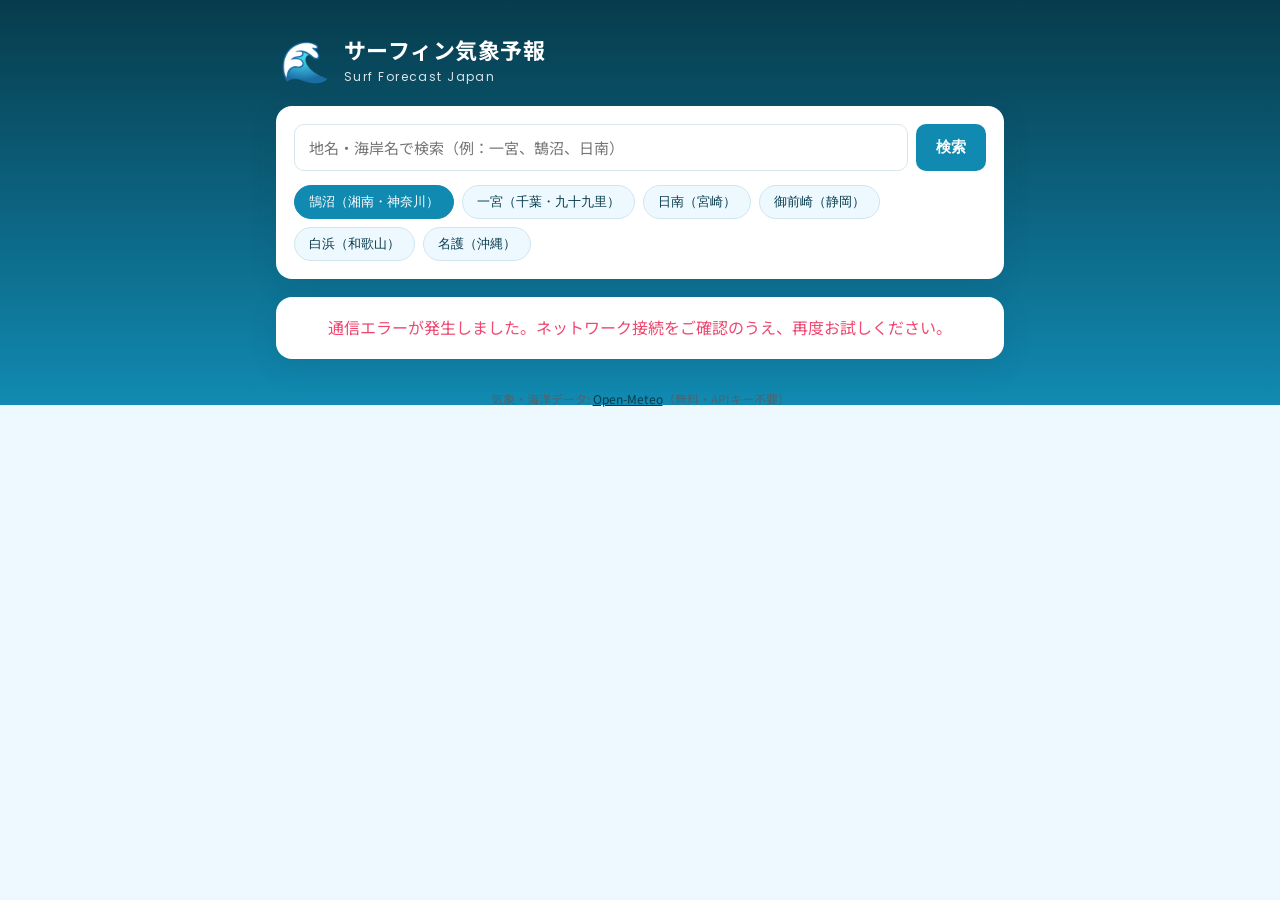
<file: surf-forecast/index.html>
<!DOCTYPE html>
<html lang="ja">
<head>
<meta charset="UTF-8">
<meta name="viewport" content="width=device-width, initial-scale=1.0">
<title>サーフィン気象予報 | Surf Forecast Japan</title>
<meta name="description" content="日本各地のサーフスポットの波・風・気象予報を確認できるアプリです。">
<link rel="preconnect" href="https://fonts.googleapis.com">
<link href="https://fonts.googleapis.com/css2?family=Noto+Sans+JP:wght@400;500;700;900&family=Poppins:wght@400;600;700&display=swap" rel="stylesheet">
<link rel="stylesheet" href="style.css">
</head>
<body>
<div class="app">

  <header class="app-header">
    <div class="brand">
      <span class="brand-wave">🌊</span>
      <div>
        <h1>サーフィン気象予報</h1>
        <p class="brand-sub">Surf Forecast Japan</p>
      </div>
    </div>
  </header>

  <main class="app-main">

    <section class="search-panel">
      <form id="searchForm" class="search-form" autocomplete="off">
        <input type="text" id="searchInput" placeholder="地名・海岸名で検索（例：一宮、鵠沼、日南）" />
        <button type="submit">検索</button>
      </form>
      <div id="searchResults" class="search-results hidden"></div>

      <div class="spot-chips" id="spotChips"></div>
    </section>

    <section id="statusArea" class="status-area hidden"></section>

    <section id="currentCard" class="current-card hidden">
      <div class="current-top">
        <div>
          <h2 id="spotName">--</h2>
          <p id="spotUpdated" class="muted"></p>
        </div>
        <div class="score-badge" id="scoreBadge">
          <span id="scoreLabel">--</span>
        </div>
      </div>
      <div class="current-metrics" id="currentMetrics"></div>
    </section>

    <section id="hourlySection" class="hourly-section hidden">
      <h3>本日の時間別予報</h3>
      <div class="hourly-scroll" id="hourlyScroll"></div>
    </section>

    <section id="dailySection" class="daily-section hidden">
      <h3>3日間の予報</h3>
      <div class="daily-grid" id="dailyGrid"></div>
    </section>

  </main>

  <footer class="app-footer">
    <p>気象・海洋データ: <a href="https://open-meteo.com/" target="_blank" rel="noopener">Open-Meteo</a>（無料・APIキー不要）</p>
  </footer>

</div>

<script src="app.js"></script>
</body>
</html>
</file>
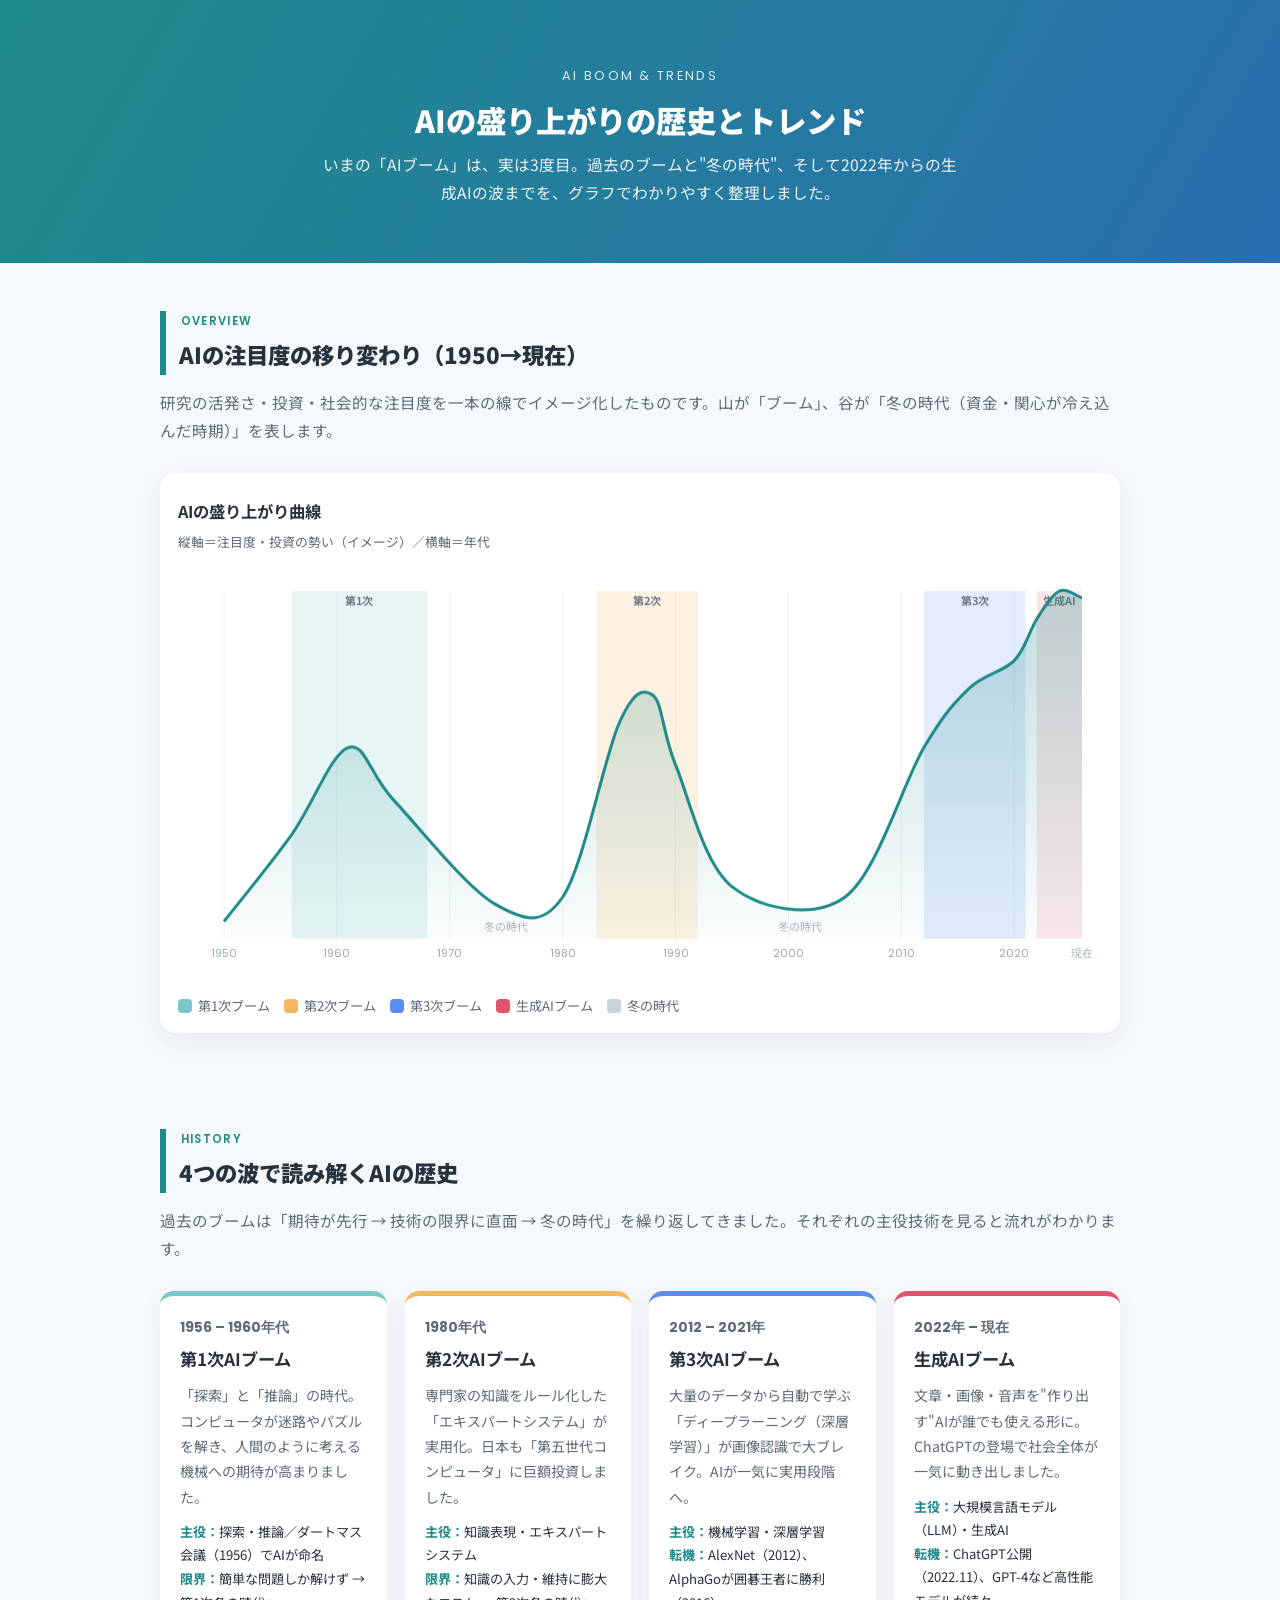
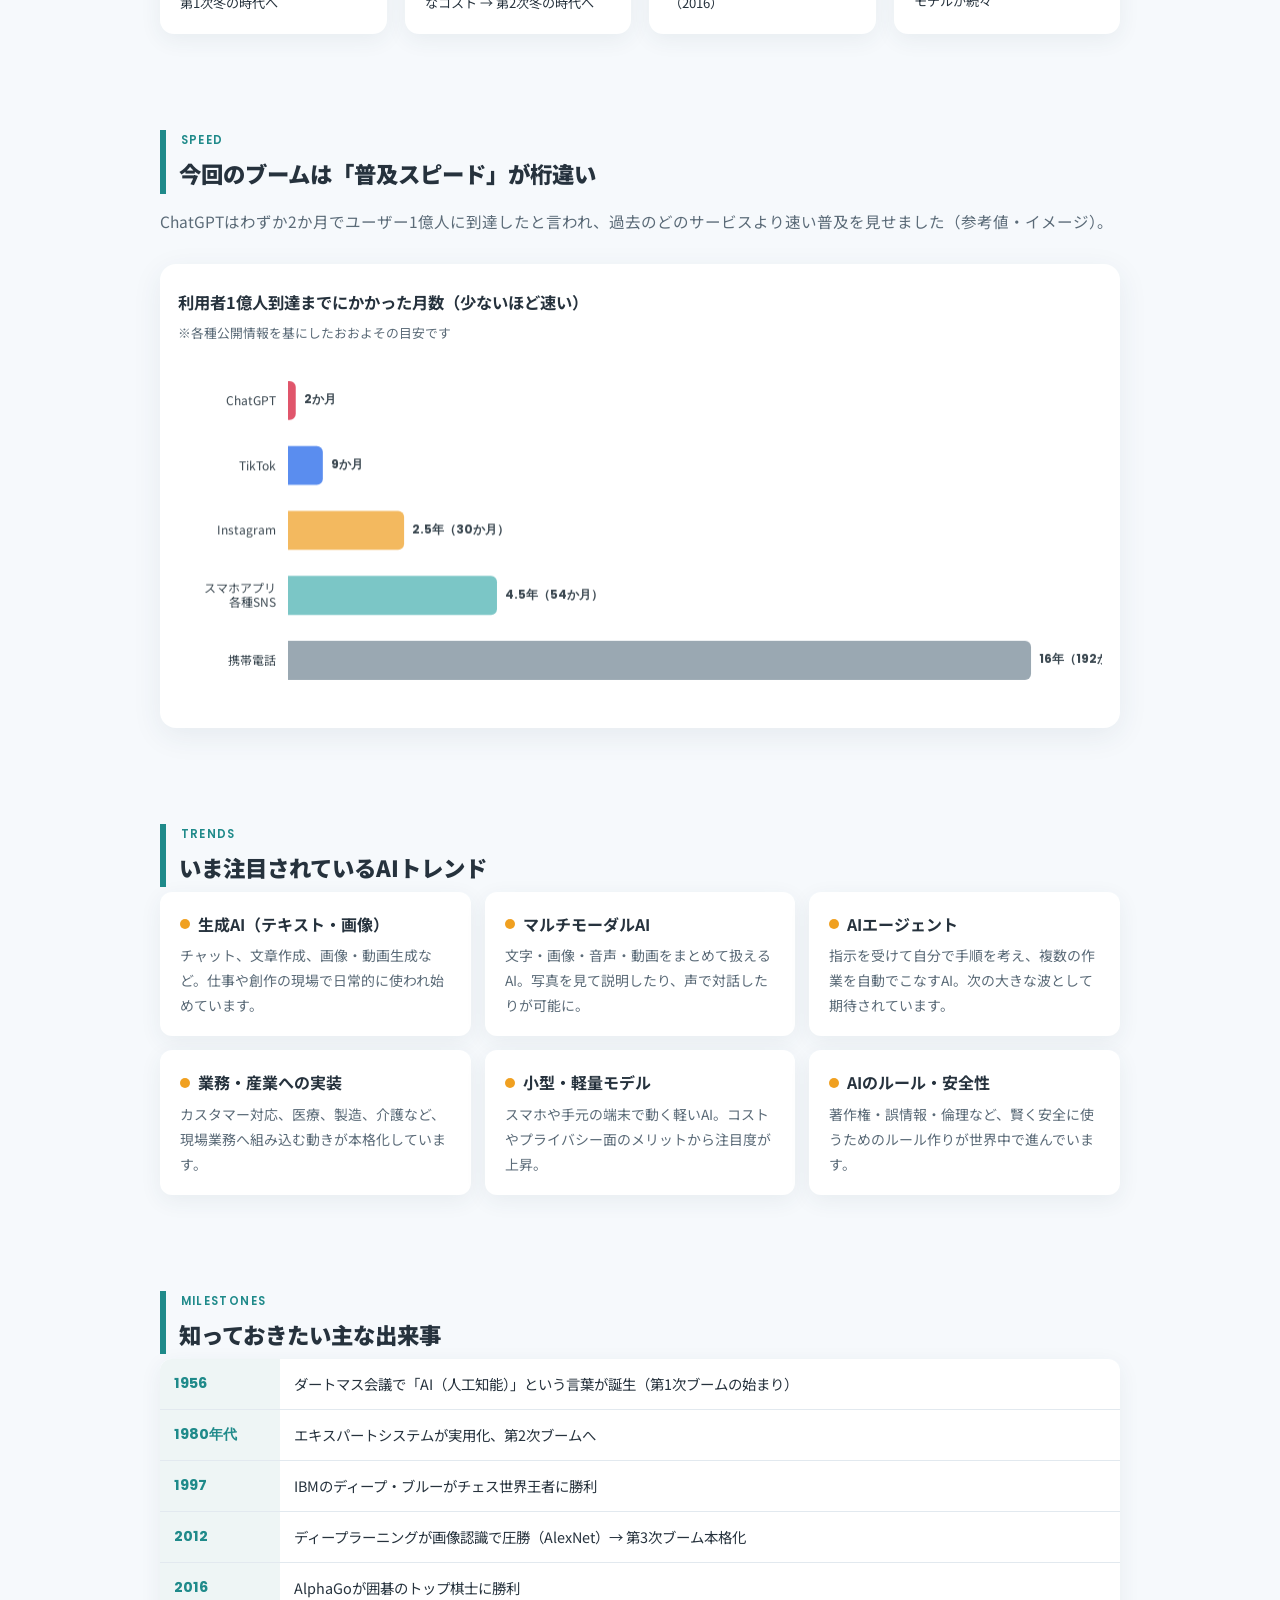
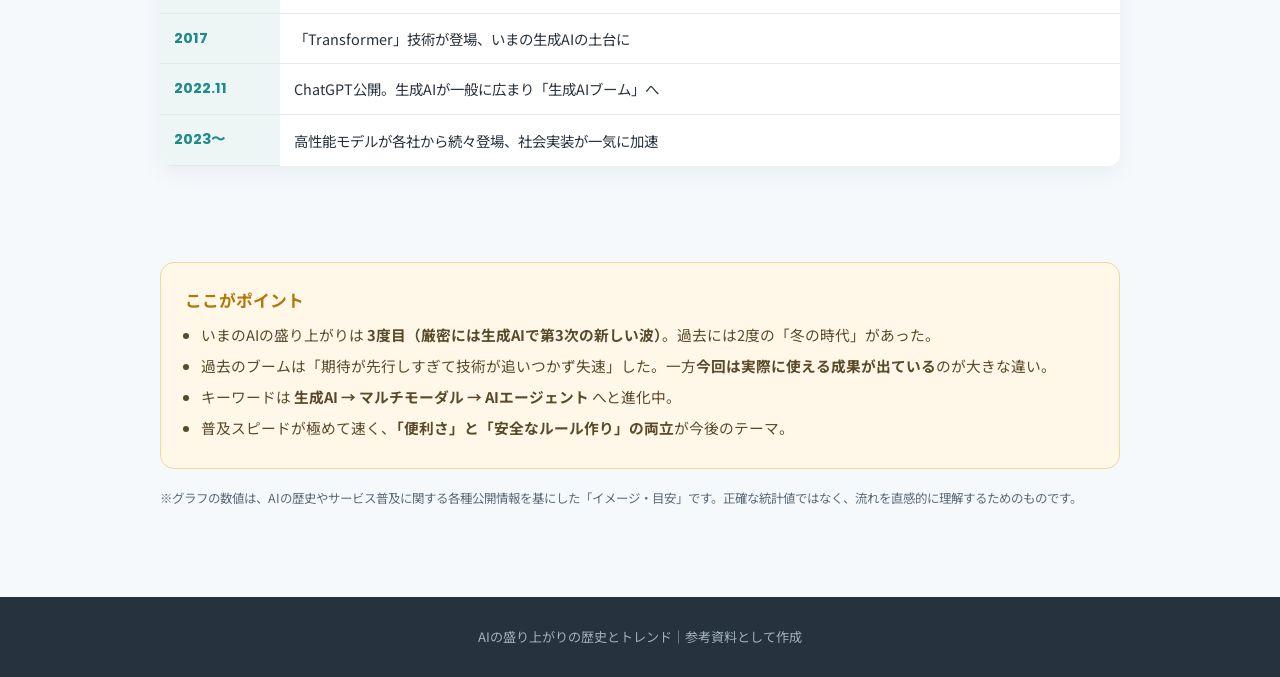
<file: ai-trends.html>
<!DOCTYPE html>
<html lang="ja">
<head>
  <meta charset="UTF-8">
  <meta name="viewport" content="width=device-width, initial-scale=1.0">
  <title>AIの盛り上がりの歴史とトレンド｜3度のAIブームを図解</title>
  <meta name="description" content="第1次〜第3次AIブームと、2022年からの生成AIブームの流れをグラフで解説。過去のAI冬の時代と、現在のトレンドをわかりやすく図解します。">
  <link rel="preconnect" href="https://fonts.googleapis.com">
  <link href="https://fonts.googleapis.com/css2?family=Noto+Sans+JP:wght@400;500;700;900&family=Poppins:wght@400;600;700&display=swap" rel="stylesheet">
  <style>
    :root{
      --c-bg:#f6f9fc; --c-text:#26323d; --c-sub:#5b6b78;
      --c-accent:#1f8a8a; --c-accent2:#f0a020;
      --c-line:#e2e9ef; --c-card:#ffffff;
      --boom1:#7bc6c6; --boom2:#f3b95f; --boom3:#5a8def; --boomNow:#e0556b;
    }
    *{box-sizing:border-box;margin:0;padding:0}
    body{
      font-family:"Noto Sans JP",sans-serif; color:var(--c-text);
      background:var(--c-bg); line-height:1.8; -webkit-font-smoothing:antialiased;
    }
    .wrap{max-width:1000px; margin:0 auto; padding:0 20px}
    header.page-head{
      background:linear-gradient(120deg,#1f8a8a 0%, #2a6fb0 100%);
      color:#fff; padding:64px 20px 56px; text-align:center;
    }
    .page-head .en{font-family:"Poppins",sans-serif; letter-spacing:.18em; font-size:.8rem; opacity:.85}
    .page-head h1{font-size:1.9rem; font-weight:900; margin:.4em 0 .3em; line-height:1.4}
    .page-head p{font-size:.98rem; opacity:.92; max-width:640px; margin:0 auto}
    section{padding:48px 0}
    h2.sec-title{
      font-size:1.4rem; font-weight:900; margin-bottom:.2em;
      padding-left:.6em; border-left:6px solid var(--c-accent);
    }
    h2.sec-title .sub{display:block; font-size:.72rem; font-weight:600; color:var(--c-accent); font-family:"Poppins",sans-serif; letter-spacing:.12em; padding-left:.1em; margin-bottom:.2em}
    .lead{color:var(--c-sub); margin:14px 0 28px; font-size:.97rem}
    .chart-card{
      background:var(--c-card); border-radius:16px; padding:24px 18px 16px;
      box-shadow:0 8px 30px rgba(40,70,90,.08);
    }
    .chart-title{font-weight:700; font-size:1.02rem; margin-bottom:4px}
    .chart-note{font-size:.8rem; color:var(--c-sub); margin-bottom:14px}
    canvas{width:100%; height:auto; display:block}
    .legend{display:flex; flex-wrap:wrap; gap:14px; margin-top:14px; font-size:.82rem}
    .legend span{display:inline-flex; align-items:center; gap:6px; color:var(--c-sub)}
    .legend i{width:14px; height:14px; border-radius:4px; display:inline-block}
    /* timeline cards */
    .eras{display:grid; gap:18px; grid-template-columns:repeat(auto-fit,minmax(220px,1fr)); margin-top:8px}
    .era{background:var(--c-card); border-radius:14px; padding:20px; box-shadow:0 6px 22px rgba(40,70,90,.07); border-top:5px solid}
    .era.b1{border-color:var(--boom1)} .era.b2{border-color:var(--boom2)}
    .era.b3{border-color:var(--boom3)} .era.bn{border-color:var(--boomNow)}
    .era .yr{font-family:"Poppins",sans-serif; font-weight:700; font-size:.85rem; color:var(--c-sub)}
    .era h3{font-size:1.08rem; margin:.2em 0 .5em}
    .era p{font-size:.88rem; color:var(--c-sub)}
    .era .key{font-size:.82rem; margin-top:10px; color:var(--c-text)}
    .era .key b{color:#1f8a8a}
    /* trend list */
    .trends{display:grid; gap:14px; grid-template-columns:repeat(auto-fit,minmax(250px,1fr))}
    .trend{background:var(--c-card); border-radius:12px; padding:18px 20px; box-shadow:0 6px 22px rgba(40,70,90,.07)}
    .trend h3{font-size:1rem; margin-bottom:.3em; display:flex; align-items:center; gap:8px}
    .trend h3 .dot{width:10px;height:10px;border-radius:50%;background:var(--c-accent2)}
    .trend p{font-size:.87rem; color:var(--c-sub)}
    table.milestones{width:100%; border-collapse:collapse; background:var(--c-card); border-radius:12px; overflow:hidden; box-shadow:0 6px 22px rgba(40,70,90,.07); font-size:.9rem}
    table.milestones th,table.milestones td{padding:12px 14px; text-align:left; border-bottom:1px solid var(--c-line)}
    table.milestones th{background:#eef5f5; font-weight:700; width:120px; color:#1f8a8a; font-family:"Poppins",sans-serif}
    table.milestones tr:last-child td{border-bottom:none}
    .takeaway{background:#fff7e8; border:1px solid #f3d79b; border-radius:14px; padding:22px 24px}
    .takeaway h3{font-size:1.05rem; margin-bottom:.4em; color:#b5760a}
    .takeaway ul{margin-left:1.1em; font-size:.92rem; color:#5b4a2a}
    .takeaway li{margin:.3em 0}
    footer{background:#26323d; color:#9fb0bc; text-align:center; padding:28px 20px; font-size:.82rem; margin-top:40px}
    .src{font-size:.78rem; color:var(--c-sub); margin-top:18px}
    @media(max-width:560px){ .page-head h1{font-size:1.45rem} }
  </style>
</head>
<body>
  <header class="page-head">
    <p class="en">AI BOOM &amp; TRENDS</p>
    <h1>AIの盛り上がりの歴史とトレンド</h1>
    <p>いまの「AIブーム」は、実は3度目。過去のブームと"冬の時代"、そして2022年からの生成AIの波までを、グラフでわかりやすく整理しました。</p>
  </header>

  <main class="wrap">
    <!-- ===== メイングラフ ===== -->
    <section>
      <h2 class="sec-title"><span class="sub">OVERVIEW</span>AIの注目度の移り変わり（1950→現在）</h2>
      <p class="lead">研究の活発さ・投資・社会的な注目度を一本の線でイメージ化したものです。山が「ブーム」、谷が「冬の時代（資金・関心が冷え込んだ時期）」を表します。</p>
      <div class="chart-card">
        <div class="chart-title">AIの盛り上がり曲線</div>
        <div class="chart-note">縦軸＝注目度・投資の勢い（イメージ）／横軸＝年代</div>
        <canvas id="waveChart" width="940" height="420" aria-label="AIブームの推移グラフ"></canvas>
        <div class="legend">
          <span><i style="background:#7bc6c6"></i>第1次ブーム</span>
          <span><i style="background:#f3b95f"></i>第2次ブーム</span>
          <span><i style="background:#5a8def"></i>第3次ブーム</span>
          <span><i style="background:#e0556b"></i>生成AIブーム</span>
          <span><i style="background:#c9d3da"></i>冬の時代</span>
        </div>
      </div>
    </section>

    <!-- ===== 4つの時代 ===== -->
    <section>
      <h2 class="sec-title"><span class="sub">HISTORY</span>4つの波で読み解くAIの歴史</h2>
      <p class="lead">過去のブームは「期待が先行 → 技術の限界に直面 → 冬の時代」を繰り返してきました。それぞれの主役技術を見ると流れがわかります。</p>
      <div class="eras">
        <div class="era b1">
          <div class="yr">1956 – 1960年代</div>
          <h3>第1次AIブーム</h3>
          <p>「探索」と「推論」の時代。コンピュータが迷路やパズルを解き、人間のように考える機械への期待が高まりました。</p>
          <p class="key"><b>主役：</b>探索・推論／ダートマス会議（1956）でAIが命名<br><b>限界：</b>簡単な問題しか解けず → 第1次冬の時代へ</p>
        </div>
        <div class="era b2">
          <div class="yr">1980年代</div>
          <h3>第2次AIブーム</h3>
          <p>専門家の知識をルール化した「エキスパートシステム」が実用化。日本も「第五世代コンピュータ」に巨額投資しました。</p>
          <p class="key"><b>主役：</b>知識表現・エキスパートシステム<br><b>限界：</b>知識の入力・維持に膨大なコスト → 第2次冬の時代へ</p>
        </div>
        <div class="era b3">
          <div class="yr">2012 – 2021年</div>
          <h3>第3次AIブーム</h3>
          <p>大量のデータから自動で学ぶ「ディープラーニング（深層学習）」が画像認識で大ブレイク。AIが一気に実用段階へ。</p>
          <p class="key"><b>主役：</b>機械学習・深層学習<br><b>転機：</b>AlexNet（2012）、AlphaGoが囲碁王者に勝利（2016）</p>
        </div>
        <div class="era bn">
          <div class="yr">2022年 – 現在</div>
          <h3>生成AIブーム</h3>
          <p>文章・画像・音声を"作り出す"AIが誰でも使える形に。ChatGPTの登場で社会全体が一気に動き出しました。</p>
          <p class="key"><b>主役：</b>大規模言語モデル（LLM）・生成AI<br><b>転機：</b>ChatGPT公開（2022.11）、GPT-4など高性能モデルが続々</p>
        </div>
      </div>
    </section>

    <!-- ===== 生成AIの普及スピード ===== -->
    <section>
      <h2 class="sec-title"><span class="sub">SPEED</span>今回のブームは「普及スピード」が桁違い</h2>
      <p class="lead">ChatGPTはわずか2か月でユーザー1億人に到達したと言われ、過去のどのサービスより速い普及を見せました（参考値・イメージ）。</p>
      <div class="chart-card">
        <div class="chart-title">利用者1億人到達までにかかった月数（少ないほど速い）</div>
        <div class="chart-note">※各種公開情報を基にしたおおよその目安です</div>
        <canvas id="barChart" width="940" height="360" aria-label="1億人到達までの月数の比較グラフ"></canvas>
      </div>
    </section>

    <!-- ===== いまのトレンド ===== -->
    <section>
      <h2 class="sec-title"><span class="sub">TRENDS</span>いま注目されているAIトレンド</h2>
      <div class="trends">
        <div class="trend"><h3><span class="dot"></span>生成AI（テキスト・画像）</h3><p>チャット、文章作成、画像・動画生成など。仕事や創作の現場で日常的に使われ始めています。</p></div>
        <div class="trend"><h3><span class="dot"></span>マルチモーダルAI</h3><p>文字・画像・音声・動画をまとめて扱えるAI。写真を見て説明したり、声で対話したりが可能に。</p></div>
        <div class="trend"><h3><span class="dot"></span>AIエージェント</h3><p>指示を受けて自分で手順を考え、複数の作業を自動でこなすAI。次の大きな波として期待されています。</p></div>
        <div class="trend"><h3><span class="dot"></span>業務・産業への実装</h3><p>カスタマー対応、医療、製造、介護など、現場業務へ組み込む動きが本格化しています。</p></div>
        <div class="trend"><h3><span class="dot"></span>小型・軽量モデル</h3><p>スマホや手元の端末で動く軽いAI。コストやプライバシー面のメリットから注目度が上昇。</p></div>
        <div class="trend"><h3><span class="dot"></span>AIのルール・安全性</h3><p>著作権・誤情報・倫理など、賢く安全に使うためのルール作りが世界中で進んでいます。</p></div>
      </div>
    </section>

    <!-- ===== 主な出来事 ===== -->
    <section>
      <h2 class="sec-title"><span class="sub">MILESTONES</span>知っておきたい主な出来事</h2>
      <table class="milestones">
        <tr><th>1956</th><td>ダートマス会議で「AI（人工知能）」という言葉が誕生（第1次ブームの始まり）</td></tr>
        <tr><th>1980年代</th><td>エキスパートシステムが実用化、第2次ブームへ</td></tr>
        <tr><th>1997</th><td>IBMのディープ・ブルーがチェス世界王者に勝利</td></tr>
        <tr><th>2012</th><td>ディープラーニングが画像認識で圧勝（AlexNet）→ 第3次ブーム本格化</td></tr>
        <tr><th>2016</th><td>AlphaGoが囲碁のトップ棋士に勝利</td></tr>
        <tr><th>2017</th><td>「Transformer」技術が登場、いまの生成AIの土台に</td></tr>
        <tr><th>2022.11</th><td>ChatGPT公開。生成AIが一般に広まり「生成AIブーム」へ</td></tr>
        <tr><th>2023〜</th><td>高性能モデルが各社から続々登場、社会実装が一気に加速</td></tr>
      </table>
    </section>

    <!-- ===== まとめ ===== -->
    <section>
      <div class="takeaway">
        <h3>ここがポイント</h3>
        <ul>
          <li>いまのAIの盛り上がりは <b>3度目（厳密には生成AIで第3次の新しい波）</b>。過去には2度の「冬の時代」があった。</li>
          <li>過去のブームは「期待が先行しすぎて技術が追いつかず失速」した。一方<b>今回は実際に使える成果が出ている</b>のが大きな違い。</li>
          <li>キーワードは <b>生成AI → マルチモーダル → AIエージェント</b> へと進化中。</li>
          <li>普及スピードが極めて速く、<b>「便利さ」と「安全なルール作り」の両立</b>が今後のテーマ。</li>
        </ul>
      </div>
      <p class="src">※グラフの数値は、AIの歴史やサービス普及に関する各種公開情報を基にした「イメージ・目安」です。正確な統計値ではなく、流れを直感的に理解するためのものです。</p>
    </section>
  </main>

  <footer>
    <p>AIの盛り上がりの歴史とトレンド｜参考資料として作成</p>
  </footer>

  <script>
  // ===== 共通：高解像度対応 =====
  function setupCanvas(canvas){
    const dpr = window.devicePixelRatio || 1;
    const cssW = canvas.clientWidth || canvas.width;
    const ratio = canvas.height / canvas.width;
    const cssH = cssW * ratio;
    canvas.style.height = cssH + 'px';
    canvas.width = cssW * dpr;
    canvas.height = cssH * dpr;
    const ctx = canvas.getContext('2d');
    ctx.scale(dpr, dpr);
    return { ctx, w: cssW, h: cssH };
  }

  // ===== グラフ1：AIブームの波 =====
  function drawWave(){
    const canvas = document.getElementById('waveChart');
    const { ctx, w, h } = setupCanvas(canvas);
    const padL=46, padR=20, padT=24, padB=42;
    const plotW = w-padL-padR, plotH = h-padT-padB;
    const yearMin=1950, yearMax=2026;
    const X = y => padL + (y-yearMin)/(yearMax-yearMin)*plotW;
    const Y = v => padT + (1-v)*plotH; // v:0..1

    // 注目度カーブの制御点 [year, value]
    const pts=[
      [1950,0.05],[1956,0.30],[1961,0.55],[1965,0.40],   // 第1次
      [1974,0.10],[1980,0.12],                            // 冬1
      [1985,0.62],[1988,0.70],[1990,0.50],               // 第2次
      [1995,0.15],[2005,0.12],                            // 冬2
      [2012,0.55],[2016,0.72],[2020,0.80],               // 第3次
      [2022,0.92],[2024,1.0],[2026,0.98]                 // 生成AI
    ];

    // 背景の年代グリッド
    ctx.strokeStyle='#eef2f5'; ctx.lineWidth=1; ctx.fillStyle='#9aa8b2';
    ctx.font='11px "Poppins",sans-serif'; ctx.textAlign='center';
    for(let yr=1950; yr<=2020; yr+=10){
      ctx.beginPath(); ctx.moveTo(X(yr),padT); ctx.lineTo(X(yr),padT+plotH); ctx.stroke();
      ctx.fillText(yr, X(yr), padT+plotH+18);
    }
    ctx.fillText('現在', X(2026), padT+plotH+18);

    // ブーム帯（背景の色つき領域）
    const bands=[
      [1956,1968,'rgba(123,198,198,.18)','第1次'],
      [1983,1992,'rgba(243,185,95,.18)','第2次'],
      [2012,2021,'rgba(90,141,239,.16)','第3次'],
      [2022,2026,'rgba(224,85,107,.14)','生成AI']
    ];
    ctx.textAlign='center';
    bands.forEach(b=>{
      ctx.fillStyle=b[2];
      ctx.fillRect(X(b[0]),padT, X(b[1])-X(b[0]), plotH);
      ctx.fillStyle='#6b7884'; ctx.font='bold 11px "Noto Sans JP"';
      ctx.fillText(b[3], (X(b[0])+X(b[1]))/2, padT+14);
    });
    // 冬の時代ラベル
    ctx.fillStyle='#aab4bc'; ctx.font='11px "Noto Sans JP"';
    ctx.fillText('冬の時代', (X(1970)+X(1980))/2, padT+plotH-8);
    ctx.fillText('冬の時代', (X(1996)+X(2006))/2, padT+plotH-8);

    // なめらかな曲線（Catmull-Rom → ベジェ）
    function smooth(p){
      ctx.beginPath();
      ctx.moveTo(X(p[0][0]),Y(p[0][1]));
      for(let i=0;i<p.length-1;i++){
        const p0=p[i>0?i-1:i], p1=p[i], p2=p[i+1], p3=p[i+2]||p[i+1];
        const c1x=X(p1[0])+(X(p2[0])-X(p0[0]))/6, c1y=Y(p1[1])+(Y(p2[1])-Y(p0[1]))/6;
        const c2x=X(p2[0])-(X(p3[0])-X(p1[0]))/6, c2y=Y(p2[1])-(Y(p3[1])-Y(p1[1]))/6;
        ctx.bezierCurveTo(c1x,c1y,c2x,c2y,X(p2[0]),Y(p2[1]));
      }
    }
    // 塗り
    smooth(pts);
    ctx.lineTo(X(2026),Y(0)); ctx.lineTo(X(1950),Y(0)); ctx.closePath();
    const grad=ctx.createLinearGradient(0,padT,0,padT+plotH);
    grad.addColorStop(0,'rgba(31,138,138,.28)'); grad.addColorStop(1,'rgba(31,138,138,.02)');
    ctx.fillStyle=grad; ctx.fill();
    // 線
    smooth(pts);
    ctx.strokeStyle='#1f8a8a'; ctx.lineWidth=3; ctx.lineJoin='round'; ctx.stroke();
  }

  // ===== グラフ2：1億人到達までの月数 =====
  function drawBar(){
    const canvas=document.getElementById('barChart');
    const { ctx, w, h }=setupCanvas(canvas);
    const data=[
      ['ChatGPT',2,'#e0556b'],
      ['TikTok',9,'#5a8def'],
      ['Instagram',30,'#f3b95f'],
      ['スマホアプリ\n各種SNS',54,'#7bc6c6'],
      ['携帯電話',192,'#9aa8b2']
    ];
    const maxV=200;
    const padL=110, padR=40, padT=10, padB=20;
    const plotW=w-padL-padR, plotH=h-padT-padB;
    const barH=plotH/data.length*0.6, gap=plotH/data.length;
    ctx.textBaseline='middle';
    data.forEach((d,i)=>{
      const y=padT+gap*i+gap/2;
      const bw=Math.max((d[1]/maxV)*plotW, 4);
      // ラベル
      ctx.fillStyle='#3a4750'; ctx.font='12px "Noto Sans JP"'; ctx.textAlign='right';
      const lines=d[0].split('\n');
      lines.forEach((ln,li)=> ctx.fillText(ln, padL-12, y-(lines.length-1)*7+li*14));
      // バー
      const r=6;
      ctx.fillStyle=d[2];
      ctx.beginPath();
      ctx.moveTo(padL,y-barH/2);
      ctx.lineTo(padL+bw-r,y-barH/2);
      ctx.arcTo(padL+bw,y-barH/2,padL+bw,y-barH/2+r,r);
      ctx.lineTo(padL+bw,y+barH/2-r);
      ctx.arcTo(padL+bw,y+barH/2,padL+bw-r,y+barH/2,r);
      ctx.lineTo(padL,y+barH/2);
      ctx.closePath(); ctx.fill();
      // 数値
      ctx.fillStyle='#3a4750'; ctx.font='bold 12px "Poppins",sans-serif'; ctx.textAlign='left';
      const label = d[1]<12 ? d[1]+'か月' : (d[1]/12).toFixed(d[1]%12?1:0)+'年（'+d[1]+'か月）';
      ctx.fillText(label, padL+bw+8, y);
    });
  }

  function renderAll(){ drawWave(); drawBar(); }
  window.addEventListener('load', renderAll);
  let rt; window.addEventListener('resize',()=>{ clearTimeout(rt); rt=setTimeout(renderAll,200); });
  </script>
</body>
</html>
</file>
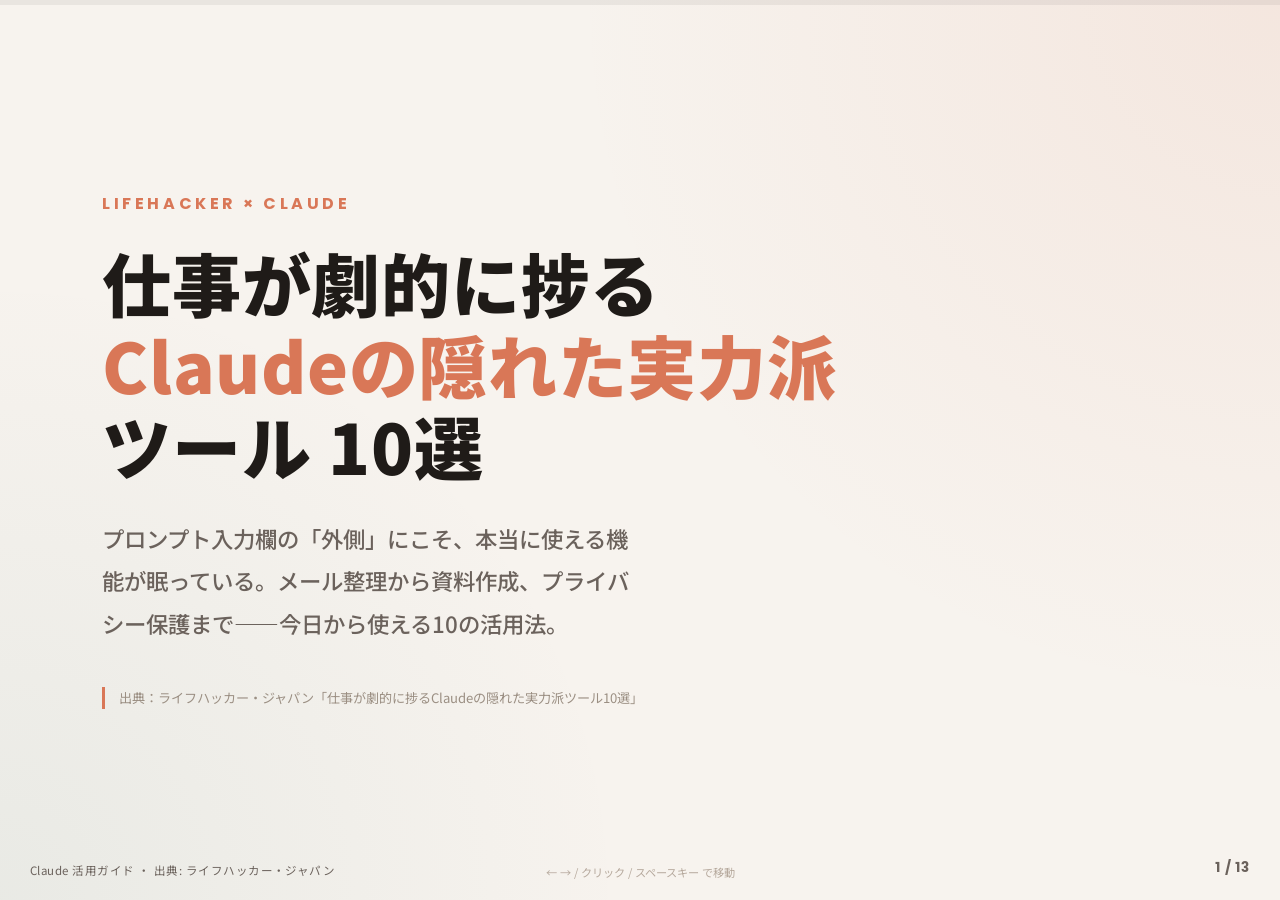
<file: claude-tools-slides.html>
<!DOCTYPE html>
<html lang="ja">
<head>
<meta charset="UTF-8">
<meta name="viewport" content="width=device-width, initial-scale=1.0">
<title>仕事が劇的に捗る｜Claudeの隠れた実力派ツール10選</title>
<link rel="preconnect" href="https://fonts.googleapis.com">
<link rel="preconnect" href="https://fonts.gstatic.com" crossorigin>
<link href="https://fonts.googleapis.com/css2?family=Noto+Sans+JP:wght@400;500;700;900&family=Poppins:wght@600;700;800&display=swap" rel="stylesheet">
<style>
  :root{
    --clay:#d97757;          /* Anthropic clay */
    --clay-dark:#be5d40;
    --ink:#1f1b18;
    --sub:#6b625c;
    --paper:#f7f3ee;
    --card:#ffffff;
    --line:#e7ded4;
    --accent:#2f6f6a;
  }
  *{box-sizing:border-box;margin:0;padding:0;}
  html,body{height:100%;}
  body{
    font-family:"Noto Sans JP",sans-serif;
    background:#11100f;
    color:var(--ink);
    overflow:hidden;
    -webkit-font-smoothing:antialiased;
  }
  .deck{position:relative;width:100vw;height:100vh;}

  .slide{
    position:absolute;inset:0;
    display:none;
    flex-direction:column;
    justify-content:center;
    padding:6vh 8vw;
    background:var(--paper);
    background-image:radial-gradient(circle at 100% 0%,rgba(217,119,87,.10),transparent 45%),
                     radial-gradient(circle at 0% 100%,rgba(47,111,106,.07),transparent 40%);
    animation:fade .45s ease both;
  }
  .slide.active{display:flex;}
  @keyframes fade{from{opacity:0;transform:translateY(14px);}to{opacity:1;transform:none;}}

  /* progress + nav */
  .topbar{position:fixed;top:0;left:0;right:0;height:5px;background:rgba(0,0,0,.06);z-index:30;}
  .topbar i{display:block;height:100%;background:var(--clay);width:0;transition:width .35s ease;}
  .pageno{position:fixed;bottom:22px;right:30px;z-index:30;font-family:"Poppins",sans-serif;
    font-weight:700;color:var(--sub);font-size:.85rem;letter-spacing:.06em;}
  .brandtag{position:fixed;bottom:22px;left:30px;z-index:30;font-size:.72rem;color:var(--sub);letter-spacing:.04em;}
  .hint{position:fixed;bottom:20px;left:50%;transform:translateX(-50%);z-index:30;font-size:.7rem;color:#b6a99d;}

  /* TITLE */
  .title-slide{align-items:flex-start;}
  .eyebrow{font-family:"Poppins",sans-serif;font-weight:700;letter-spacing:.22em;
    color:var(--clay);font-size:clamp(.8rem,1.4vw,1rem);text-transform:uppercase;margin-bottom:26px;}
  .title-slide h1{font-size:clamp(2.2rem,5.4vw,4.4rem);font-weight:900;line-height:1.18;letter-spacing:.01em;}
  .title-slide h1 .hl{color:var(--clay);}
  .title-slide .lead{margin-top:30px;font-size:clamp(1rem,1.8vw,1.4rem);color:var(--sub);
    line-height:1.9;max-width:42ch;font-weight:500;}
  .source{margin-top:42px;font-size:.82rem;color:#9b8f83;border-left:3px solid var(--clay);padding-left:14px;line-height:1.7;}

  /* SECTION-ish intro */
  .center{align-items:center;text-align:center;justify-content:center;}
  .center h2{font-size:clamp(1.6rem,3.4vw,2.8rem);font-weight:900;line-height:1.5;max-width:24ch;}
  .center h2 .hl{color:var(--clay);}
  .center p{margin-top:26px;color:var(--sub);font-size:clamp(1rem,1.7vw,1.3rem);line-height:1.9;max-width:40ch;}

  /* CONTENT */
  .num-badge{display:inline-flex;align-items:center;gap:14px;margin-bottom:22px;}
  .num-badge .n{font-family:"Poppins",sans-serif;font-weight:800;font-size:clamp(2rem,4vw,3.2rem);
    color:#fff;background:var(--clay);width:1.9em;height:1.9em;display:flex;align-items:center;justify-content:center;
    border-radius:18px;box-shadow:0 10px 28px rgba(217,119,87,.35);}
  .num-badge .cat{font-family:"Poppins",sans-serif;font-weight:700;letter-spacing:.14em;text-transform:uppercase;
    color:var(--accent);font-size:clamp(.7rem,1.1vw,.85rem);}
  .slide h2.headline{font-size:clamp(1.6rem,3.6vw,3rem);font-weight:900;line-height:1.3;margin-bottom:10px;max-width:26ch;}
  .slide h2.headline .hl{color:var(--clay);}
  .desc{font-size:clamp(1rem,1.7vw,1.3rem);color:var(--sub);line-height:1.95;max-width:48ch;margin-top:18px;font-weight:500;}
  .points{margin-top:26px;display:flex;flex-direction:column;gap:14px;max-width:54ch;}
  .points li{list-style:none;display:flex;gap:14px;align-items:flex-start;
    background:var(--card);border:1px solid var(--line);border-radius:14px;padding:16px 20px;
    font-size:clamp(.92rem,1.5vw,1.12rem);line-height:1.6;box-shadow:0 4px 16px rgba(31,27,24,.04);}
  .points li b{color:var(--ink);}
  .points li .ic{color:var(--clay);font-weight:900;font-family:"Poppins",sans-serif;flex:none;}

  /* closing list grid */
  .grid{display:grid;grid-template-columns:repeat(2,1fr);gap:12px 28px;margin-top:30px;max-width:60vw;}
  .grid div{display:flex;gap:12px;align-items:baseline;font-size:clamp(.85rem,1.4vw,1.05rem);
    padding:8px 0;border-bottom:1px dashed var(--line);}
  .grid div span{font-family:"Poppins",sans-serif;font-weight:800;color:var(--clay);}

  @media(max-width:760px){
    .slide{padding:8vh 7vw;}
    .grid{grid-template-columns:1fr;max-width:100%;}
  }
</style>
</head>
<body>
<div class="topbar"><i id="bar"></i></div>
<div class="deck" id="deck">

  <!-- 0 TITLE -->
  <section class="slide title-slide active">
    <div class="eyebrow">Lifehacker × Claude</div>
    <h1>仕事が劇的に捗る<br><span class="hl">Claudeの隠れた実力派</span><br>ツール 10選</h1>
    <p class="lead">プロンプト入力欄の「外側」にこそ、本当に使える機能が眠っている。メール整理から資料作成、プライバシー保護まで——今日から使える10の活用法。</p>
    <p class="source">出典：ライフハッカー・ジャパン「仕事が劇的に捗るClaudeの隠れた実力派ツール10選」</p>
  </section>

  <!-- 1 INTRO -->
  <section class="slide center">
    <h2>多くの人は<span class="hl">「チャット」</span>としてしか<br>Claudeを使っていない。</h2>
    <p>でも本当の実力は、連携・スキル・ビジュアル生成・プライバシー設定など、<b>入力欄の外</b>に広がっています。10個の機能を順に見ていきましょう。</p>
  </section>

  <!-- T1 -->
  <section class="slide">
    <div class="num-badge"><span class="n">01</span><span class="cat">Connectors / Gmail</span></div>
    <h2 class="headline">Gmailと連携して<br><span class="hl">受信トレイを自動整理</span></h2>
    <p class="desc">コネクター機能で受信トレイへのアクセスを許可すると、メールの山をClaudeが代わりにさばいてくれます。</p>
    <ul class="points">
      <li><span class="ic">▸</span><span>溜まったメールを<b>要約</b>し、今日の論点を一覧化</span></li>
      <li><span class="ic">▸</span><span><b>返信が必要なメール</b>だけを抽出して優先順位づけ</span></li>
      <li><span class="ic">▸</span><span>「先週の請求書を探して」など<b>自然文で検索</b></span></li>
    </ul>
  </section>

  <!-- T2 -->
  <section class="slide">
    <div class="num-badge"><span class="n">02</span><span class="cat">Artifacts</span></div>
    <h2 class="headline">「動く図やグラフ」で<br><span class="hl">理解と学習を加速</span></h2>
    <p class="desc">アーティファクト機能なら、説明を文章で読むだけでなく、その場で動かせるインタラクティブな図解を生成できます。</p>
    <ul class="points">
      <li><span class="ic">▸</span><span>複雑な概念を<b>操作できるビジュアル</b>に変換</span></li>
      <li><span class="ic">▸</span><span>チャット横で<b>リアルタイムにプレビュー・実行</b></span></li>
      <li><span class="ic">▸</span><span>学習・プレゼン資料づくりの強力な相棒に</span></li>
    </ul>
  </section>

  <!-- T3 -->
  <section class="slide">
    <div class="num-badge"><span class="n">03</span><span class="cat">Prompting</span></div>
    <h2 class="headline">プロンプトを工夫して<br><span class="hl">情報源を検証させる</span></h2>
    <p class="desc">「裏取りして」「出典を示して」と一言加えるだけで、回答の信頼性が大きく変わります。</p>
    <ul class="points">
      <li><span class="ic">▸</span><span><b>根拠URL・出典の明示</b>を指示する</span></li>
      <li><span class="ic">▸</span><span>「確信が持てない点は明記して」で<b>ハルシネーション対策</b></span></li>
      <li><span class="ic">▸</span><span>重要な意思決定こそ<b>事実確認をルール化</b></span></li>
    </ul>
  </section>

  <!-- T4 -->
  <section class="slide">
    <div class="num-badge"><span class="n">04</span><span class="cat">Styles</span></div>
    <h2 class="headline">スタイルを指定して<br><span class="hl">回答のトーンを最適化</span></h2>
    <p class="desc">毎回お願いしなくても、文体・粒度・フォーマットを「スタイル」として固定できます。</p>
    <ul class="points">
      <li><span class="ic">▸</span><span><b>簡潔／丁寧／フォーマル</b>など出力の性格を設定</span></li>
      <li><span class="ic">▸</span><span>自分専用の<b>カスタムスタイル</b>を作成可能</span></li>
      <li><span class="ic">▸</span><span>※スタイルは現在「スキル」へ統合が進行中</span></li>
    </ul>
  </section>

  <!-- T5 -->
  <section class="slide">
    <div class="num-badge"><span class="n">05</span><span class="cat">Skills</span></div>
    <h2 class="headline">スキルを使って<br><span class="hl">定型業務を丸ごと完了</span></h2>
    <p class="desc">「こう頼まれたら、この手順で進めて」をルール化したのがスキル。対話しながら一緒に作れます。</p>
    <ul class="points">
      <li><span class="ic">▸</span><span>繰り返す作業を<b>手順込みで自動化</b></span></li>
      <li><span class="ic">▸</span><span>ゼロから書かず<b>Claudeと会話して作成</b></span></li>
      <li><span class="ic">▸</span><span>レポート作成・データ整形などに最適</span></li>
    </ul>
  </section>

  <!-- T6 -->
  <section class="slide">
    <div class="num-badge"><span class="n">06</span><span class="cat">Privacy</span></div>
    <h2 class="headline">会話を<br><span class="hl">学習データから除外</span></h2>
    <p class="desc">設定からオプトアウトすれば、自分の会話をモデルのトレーニングに使われないようにできます。</p>
    <ul class="points">
      <li><span class="ic">▸</span><span>設定画面で<b>データ利用をオフ</b>に</span></li>
      <li><span class="ic">▸</span><span>機密情報・社内データを扱う人に必須</span></li>
      <li><span class="ic">▸</span><span>安心して業務利用するための第一歩</span></li>
    </ul>
  </section>

  <!-- T7 -->
  <section class="slide">
    <div class="num-badge"><span class="n">07</span><span class="cat">Share</span></div>
    <h2 class="headline">チャットリンクで<br><span class="hl">共同作業を生み出す</span></h2>
    <p class="desc">会話をリンク化して共有すれば、チームでナレッジや検討プロセスをそのまま引き継げます。</p>
    <ul class="points">
      <li><span class="ic">▸</span><span>優れた<b>やり取りをそのまま共有</b></span></li>
      <li><span class="ic">▸</span><span>続きから<b>チームで検討</b>を再開</span></li>
      <li><span class="ic">▸</span><span>プロンプトの再利用・教育にも便利</span></li>
    </ul>
  </section>

  <!-- T8 -->
  <section class="slide">
    <div class="num-badge"><span class="n">08</span><span class="cat">File Creation</span></div>
    <h2 class="headline">Excelファイルを生成し<br><span class="hl">毎月の予算を管理</span></h2>
    <p class="desc">数式入りのスプレッドシートまで作成。家計簿や予算表をその場で出力できます。</p>
    <ul class="points">
      <li><span class="ic">▸</span><span>項目・<b>計算式入りのExcel</b>を自動生成</span></li>
      <li><span class="ic">▸</span><span>収支管理・経費精算テンプレに活用</span></li>
      <li><span class="ic">▸</span><span>ダウンロードしてすぐ実務に投入</span></li>
    </ul>
  </section>

  <!-- T9 -->
  <section class="slide">
    <div class="num-badge"><span class="n">09</span><span class="cat">Browser Extension</span></div>
    <h2 class="headline">ブラウザ拡張で<br><span class="hl">最適なホテルを探す</span></h2>
    <p class="desc">拡張機能を使えば、見ているWebページ上でClaudeを動かし、情報収集や比較を任せられます。</p>
    <ul class="points">
      <li><span class="ic">▸</span><span>閲覧中のページを<b>その場で分析・要約</b></span></li>
      <li><span class="ic">▸</span><span>条件に合う<b>ホテルや候補を比較</b></span></li>
      <li><span class="ic">▸</span><span>リサーチや旅行計画を大幅に時短</span></li>
    </ul>
  </section>

  <!-- T10 -->
  <section class="slide">
    <div class="num-badge"><span class="n">10</span><span class="cat">Incognito</span></div>
    <h2 class="headline">シークレットモードで<br><span class="hl">プライベートに会話</span></h2>
    <p class="desc">履歴に残したくない相談は、シークレットモードで。記録を残さず気軽に試せます。</p>
    <ul class="points">
      <li><span class="ic">▸</span><span>会話を<b>履歴に保存しない</b></span></li>
      <li><span class="ic">▸</span><span>一時的な検証・下書きに最適</span></li>
      <li><span class="ic">▸</span><span>プライバシーを守りつつ自由に試行</span></li>
    </ul>
  </section>

  <!-- CLOSING -->
  <section class="slide">
    <div class="eyebrow" style="margin-bottom:14px;">Summary</div>
    <h2 class="headline">入力欄の外に、<span class="hl">本当の実力</span>がある。</h2>
    <div class="grid">
      <div><span>01</span>Gmail連携で受信トレイ整理</div>
      <div><span>02</span>動く図・グラフで学習</div>
      <div><span>03</span>情報源を検証させる</div>
      <div><span>04</span>スタイルで回答を最適化</div>
      <div><span>05</span>スキルで業務を自動化</div>
      <div><span>06</span>会話を学習データから除外</div>
      <div><span>07</span>チャットリンクで共同作業</div>
      <div><span>08</span>Excel生成で予算管理</div>
      <div><span>09</span>ブラウザ拡張でホテル探し</div>
      <div><span>10</span>シークレットモードで会話</div>
    </div>
    <p class="desc" style="margin-top:30px;">まずは1つ、今日の業務で試してみましょう。</p>
  </section>

</div>

<div class="pageno"><span id="cur">1</span> / <span id="tot">13</span></div>
<div class="brandtag">Claude 活用ガイド ・ 出典: ライフハッカー・ジャパン</div>
<div class="hint">← → / クリック / スペースキー で移動</div>

<script>
  const slides=[...document.querySelectorAll('.slide')];
  const bar=document.getElementById('bar');
  const cur=document.getElementById('cur');
  document.getElementById('tot').textContent=slides.length;
  let i=0;
  function show(n){
    i=Math.max(0,Math.min(slides.length-1,n));
    slides.forEach((s,k)=>s.classList.toggle('active',k===i));
    bar.style.width=((i)/(slides.length-1)*100)+'%';
    cur.textContent=i+1;
  }
  function next(){show(i+1);}
  function prev(){show(i-1);}
  document.addEventListener('keydown',e=>{
    if(['ArrowRight','ArrowDown',' ','PageDown'].includes(e.key)){e.preventDefault();next();}
    if(['ArrowLeft','ArrowUp','PageUp'].includes(e.key)){e.preventDefault();prev();}
    if(e.key==='Home')show(0);
    if(e.key==='End')show(slides.length-1);
  });
  document.getElementById('deck').addEventListener('click',e=>{
    if(e.clientX < window.innerWidth*0.25) prev(); else next();
  });
  show(0);
</script>
</body>
</html>
</file>
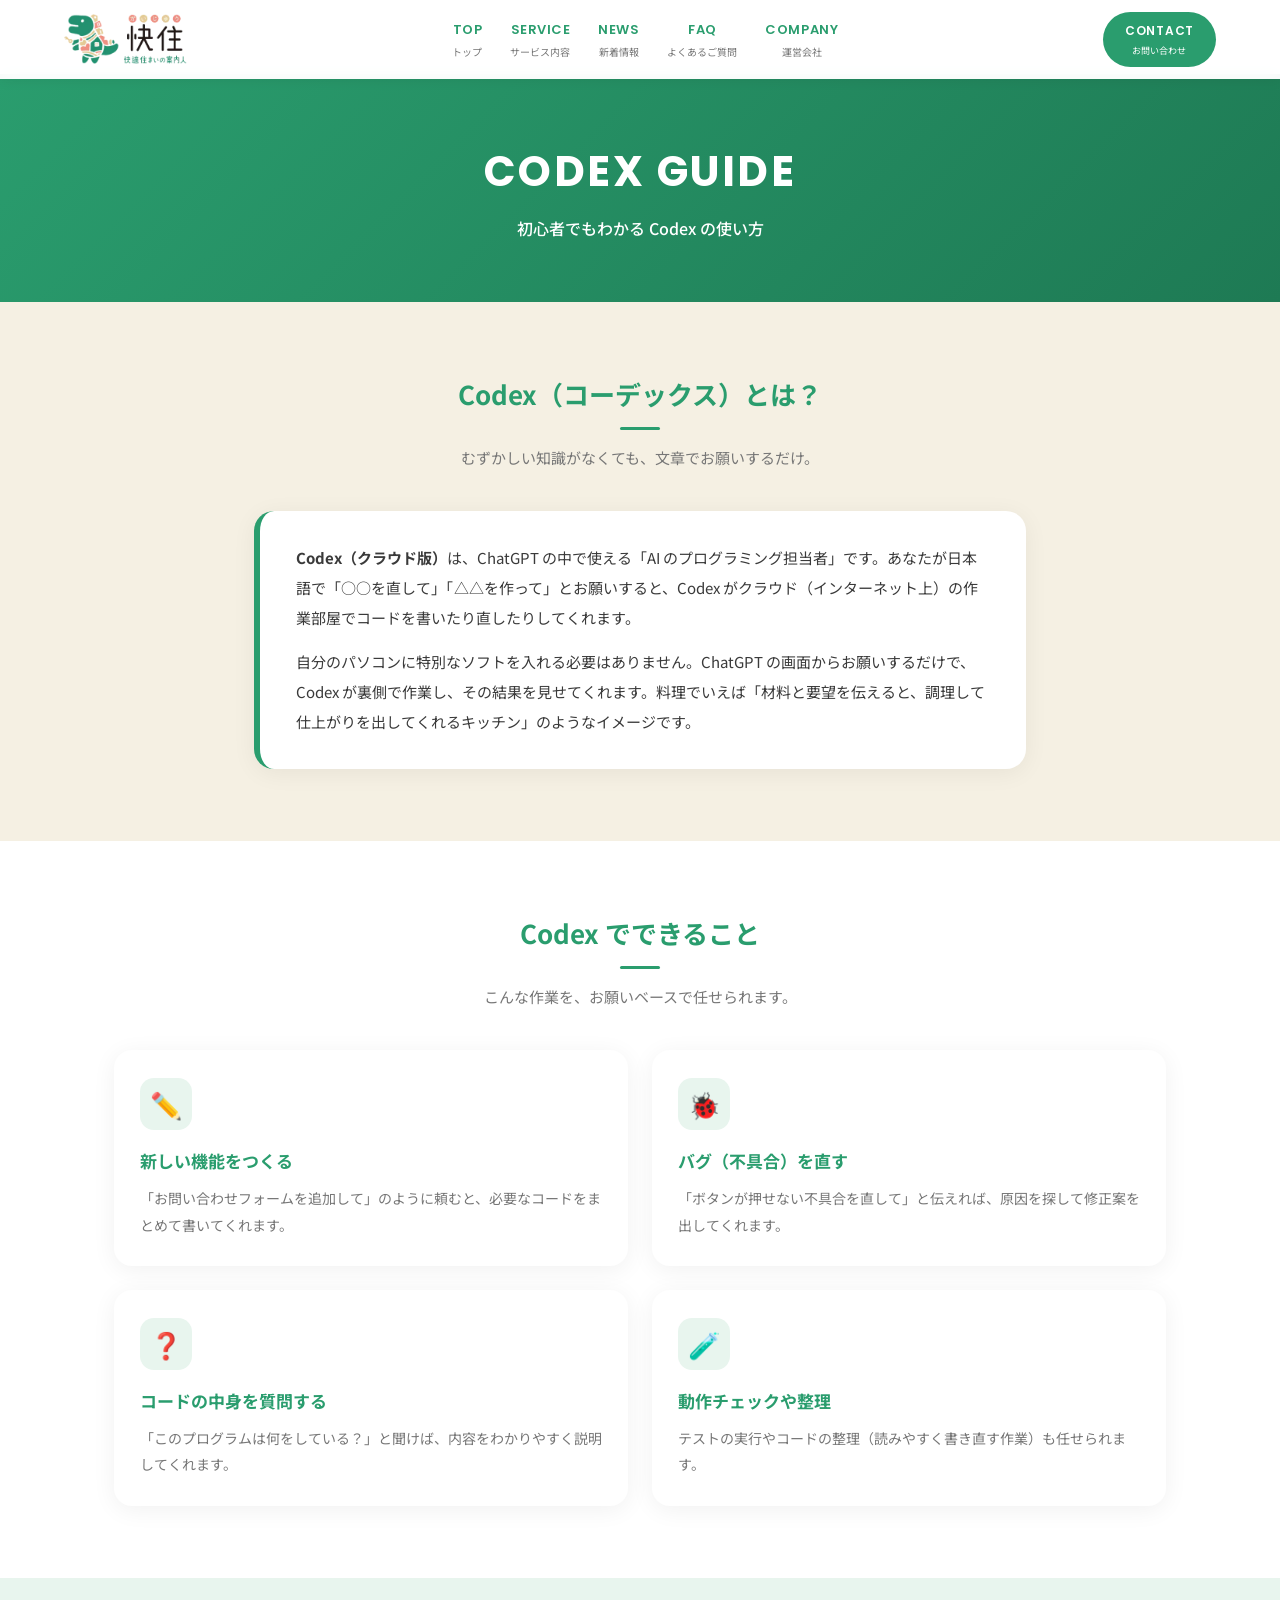
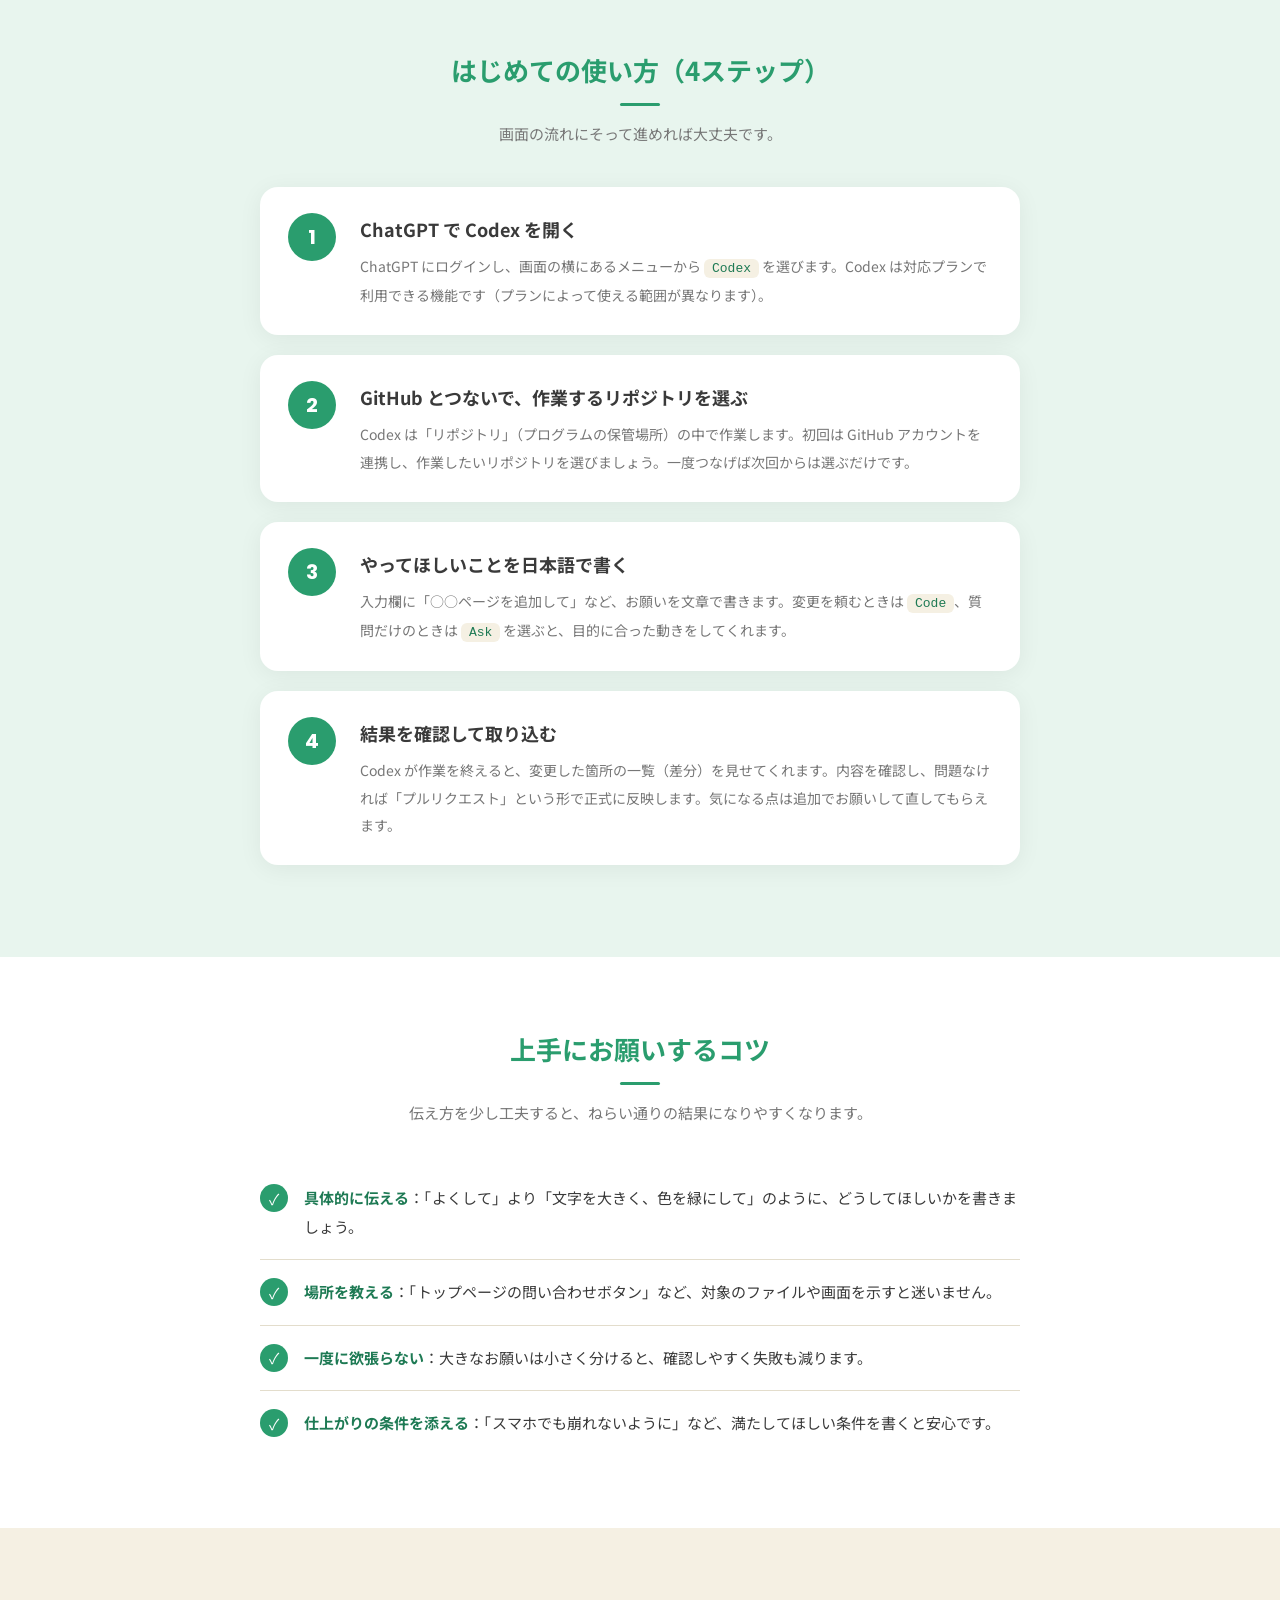
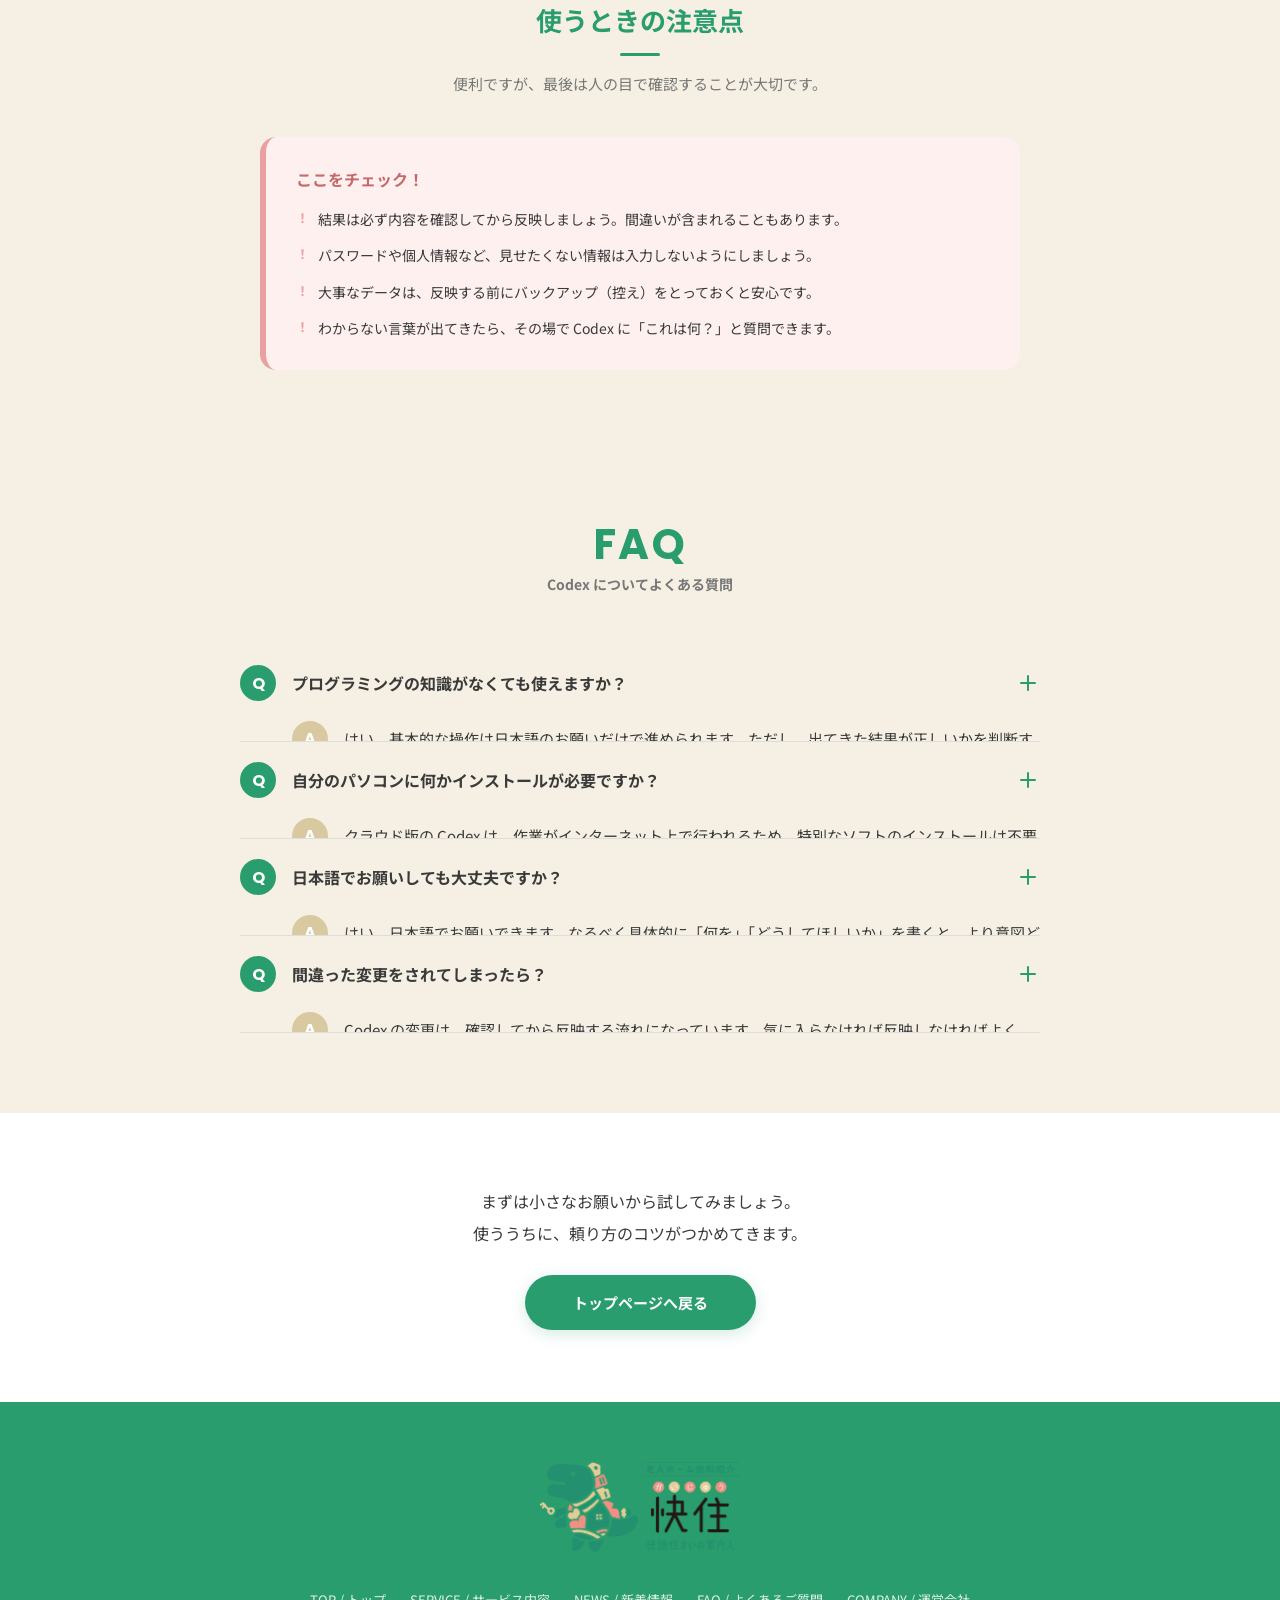
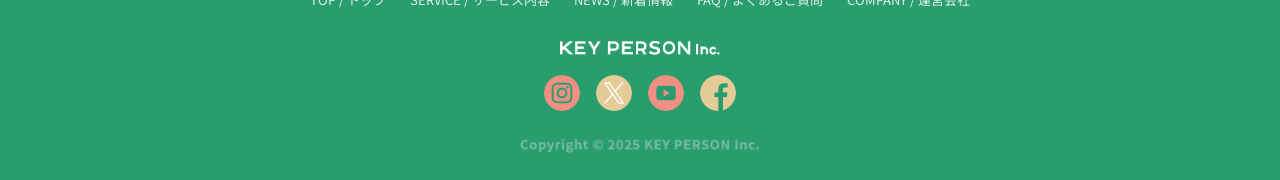
<file: codex-guide.html>
<!DOCTYPE html>
<html lang="ja">
<head>
  <meta charset="UTF-8">
  <meta name="viewport" content="width=device-width, initial-scale=1.0">
  <title>初心者でもわかる Codex の使い方｜快適住まいの案内人（快住）</title>
  <meta name="description" content="ChatGPTのCodex（クラウド版）を、はじめての方でも使えるようにやさしく解説。Codexでできること・始め方・指示のコツ・注意点をステップごとにご紹介します。">
  <link rel="stylesheet" href="style.css">
  <link rel="preconnect" href="https://fonts.googleapis.com">
  <link href="https://fonts.googleapis.com/css2?family=Noto+Sans+JP:wght@400;500;700;900&family=Poppins:wght@400;600;700&display=swap" rel="stylesheet">
</head>
<body>
  <header class="site-header" id="top">
    <div class="header-inner">
      <a href="index.html" class="logo">
        <img src="images/common/icon-logo-header.webp" alt="快住 - 快適住まいの案内人" class="logo-img">
      </a>
      <nav class="global-nav" id="globalNav">
        <ul class="nav-list">
          <li><a href="index.html"><span class="nav-en">TOP</span><span class="nav-jp">トップ</span></a></li>
          <li><a href="index.html#service"><span class="nav-en">SERVICE</span><span class="nav-jp">サービス内容</span></a></li>
          <li><a href="index.html#news"><span class="nav-en">NEWS</span><span class="nav-jp">新着情報</span></a></li>
          <li><a href="index.html#faq"><span class="nav-en">FAQ</span><span class="nav-jp">よくあるご質問</span></a></li>
          <li><a href="company.html"><span class="nav-en">COMPANY</span><span class="nav-jp">運営会社</span></a></li>
        </ul>
      </nav>
      <a href="index.html#contact" class="header-contact-btn">
        <span class="btn-en">CONTACT</span>
        <span class="btn-jp">お問い合わせ</span>
      </a>
      <button class="hamburger" id="hamburger" aria-label="メニューを開く">
        <span></span><span></span><span></span>
      </button>
    </div>
  </header>

  <section class="page-hero">
    <div class="page-hero-inner">
      <h1 class="page-hero-title">
        <span class="page-hero-en">CODEX GUIDE</span>
        <span class="page-hero-jp">初心者でもわかる Codex の使い方</span>
      </h1>
    </div>
  </section>

  <main>
    <!-- ===== INTRO / Codexとは ===== -->
    <section class="guide-section guide-section--beige">
      <div class="container guide-narrow">
        <h2 class="guide-title">Codex（コーデックス）とは？</h2>
        <p class="guide-subtitle">むずかしい知識がなくても、文章でお願いするだけ。</p>
        <div class="guide-callout">
          <p><strong>Codex（クラウド版）</strong>は、ChatGPT の中で使える「AI のプログラミング担当者」です。あなたが日本語で「○○を直して」「△△を作って」とお願いすると、Codex がクラウド（インターネット上）の作業部屋でコードを書いたり直したりしてくれます。</p>
          <p>自分のパソコンに特別なソフトを入れる必要はありません。ChatGPT の画面からお願いするだけで、Codex が裏側で作業し、その結果を見せてくれます。料理でいえば「材料と要望を伝えると、調理して仕上がりを出してくれるキッチン」のようなイメージです。</p>
        </div>
      </div>
    </section>

    <!-- ===== できること ===== -->
    <section class="guide-section">
      <div class="container">
        <h2 class="guide-title">Codex でできること</h2>
        <p class="guide-subtitle">こんな作業を、お願いベースで任せられます。</p>
        <div class="guide-cards">
          <div class="guide-card">
            <div class="guide-card-icon">✏️</div>
            <h3 class="guide-card-title">新しい機能をつくる</h3>
            <p class="guide-card-desc">「お問い合わせフォームを追加して」のように頼むと、必要なコードをまとめて書いてくれます。</p>
          </div>
          <div class="guide-card">
            <div class="guide-card-icon">🐞</div>
            <h3 class="guide-card-title">バグ（不具合）を直す</h3>
            <p class="guide-card-desc">「ボタンが押せない不具合を直して」と伝えれば、原因を探して修正案を出してくれます。</p>
          </div>
          <div class="guide-card">
            <div class="guide-card-icon">❓</div>
            <h3 class="guide-card-title">コードの中身を質問する</h3>
            <p class="guide-card-desc">「このプログラムは何をしている？」と聞けば、内容をわかりやすく説明してくれます。</p>
          </div>
          <div class="guide-card">
            <div class="guide-card-icon">🧪</div>
            <h3 class="guide-card-title">動作チェックや整理</h3>
            <p class="guide-card-desc">テストの実行やコードの整理（読みやすく書き直す作業）も任せられます。</p>
          </div>
        </div>
      </div>
    </section>

    <!-- ===== 始め方ステップ ===== -->
    <section class="guide-section guide-section--green">
      <div class="container">
        <h2 class="guide-title">はじめての使い方（4ステップ）</h2>
        <p class="guide-subtitle">画面の流れにそって進めれば大丈夫です。</p>
        <div class="step-list">
          <div class="step-item">
            <div class="step-num">1</div>
            <div class="step-body">
              <h3 class="step-body-title">ChatGPT で Codex を開く</h3>
              <p class="step-body-desc">ChatGPT にログインし、画面の横にあるメニューから <code>Codex</code> を選びます。Codex は対応プランで利用できる機能です（プランによって使える範囲が異なります）。</p>
            </div>
          </div>
          <div class="step-item">
            <div class="step-num">2</div>
            <div class="step-body">
              <h3 class="step-body-title">GitHub とつないで、作業するリポジトリを選ぶ</h3>
              <p class="step-body-desc">Codex は「リポジトリ」（プログラムの保管場所）の中で作業します。初回は GitHub アカウントを連携し、作業したいリポジトリを選びましょう。一度つなげば次回からは選ぶだけです。</p>
            </div>
          </div>
          <div class="step-item">
            <div class="step-num">3</div>
            <div class="step-body">
              <h3 class="step-body-title">やってほしいことを日本語で書く</h3>
              <p class="step-body-desc">入力欄に「○○ページを追加して」など、お願いを文章で書きます。変更を頼むときは <code>Code</code>、質問だけのときは <code>Ask</code> を選ぶと、目的に合った動きをしてくれます。</p>
            </div>
          </div>
          <div class="step-item">
            <div class="step-num">4</div>
            <div class="step-body">
              <h3 class="step-body-title">結果を確認して取り込む</h3>
              <p class="step-body-desc">Codex が作業を終えると、変更した箇所の一覧（差分）を見せてくれます。内容を確認し、問題なければ「プルリクエスト」という形で正式に反映します。気になる点は追加でお願いして直してもらえます。</p>
            </div>
          </div>
        </div>
      </div>
    </section>

    <!-- ===== 指示のコツ ===== -->
    <section class="guide-section">
      <div class="container">
        <h2 class="guide-title">上手にお願いするコツ</h2>
        <p class="guide-subtitle">伝え方を少し工夫すると、ねらい通りの結果になりやすくなります。</p>
        <div class="tip-list">
          <div class="tip-row">
            <span class="tip-check">✓</span>
            <p class="tip-text"><strong>具体的に伝える</strong>：「よくして」より「文字を大きく、色を緑にして」のように、どうしてほしいかを書きましょう。</p>
          </div>
          <div class="tip-row">
            <span class="tip-check">✓</span>
            <p class="tip-text"><strong>場所を教える</strong>：「トップページの問い合わせボタン」など、対象のファイルや画面を示すと迷いません。</p>
          </div>
          <div class="tip-row">
            <span class="tip-check">✓</span>
            <p class="tip-text"><strong>一度に欲張らない</strong>：大きなお願いは小さく分けると、確認しやすく失敗も減ります。</p>
          </div>
          <div class="tip-row">
            <span class="tip-check">✓</span>
            <p class="tip-text"><strong>仕上がりの条件を添える</strong>：「スマホでも崩れないように」など、満たしてほしい条件を書くと安心です。</p>
          </div>
        </div>
      </div>
    </section>

    <!-- ===== 注意点 ===== -->
    <section class="guide-section guide-section--beige">
      <div class="container">
        <h2 class="guide-title">使うときの注意点</h2>
        <p class="guide-subtitle">便利ですが、最後は人の目で確認することが大切です。</p>
        <div class="note-box">
          <p class="note-box-title">ここをチェック！</p>
          <ul>
            <li>結果は必ず内容を確認してから反映しましょう。間違いが含まれることもあります。</li>
            <li>パスワードや個人情報など、見せたくない情報は入力しないようにしましょう。</li>
            <li>大事なデータは、反映する前にバックアップ（控え）をとっておくと安心です。</li>
            <li>わからない言葉が出てきたら、その場で Codex に「これは何？」と質問できます。</li>
          </ul>
        </div>
      </div>
    </section>

    <!-- ===== FAQ ===== -->
    <section class="faq" id="faq">
      <div class="container">
        <h2 class="faq-section-title">
          <span class="faq-en">FAQ</span>
          <span class="faq-jp">Codex についてよくある質問</span>
        </h2>
        <div class="faq-list">
          <div class="faq-item">
            <button class="faq-question" aria-expanded="false">
              <span class="faq-q-icon">Q</span>
              <span class="faq-q-text">プログラミングの知識がなくても使えますか？</span>
              <span class="faq-toggle-icon"></span>
            </button>
            <div class="faq-answer">
              <span class="faq-a-icon">A</span>
              <p>はい、基本的な操作は日本語のお願いだけで進められます。ただし、出てきた結果が正しいかを判断する場面では、ある程度の確認や周りの方のサポートがあるとより安心です。</p>
            </div>
          </div>
          <div class="faq-item">
            <button class="faq-question" aria-expanded="false">
              <span class="faq-q-icon">Q</span>
              <span class="faq-q-text">自分のパソコンに何かインストールが必要ですか？</span>
              <span class="faq-toggle-icon"></span>
            </button>
            <div class="faq-answer">
              <span class="faq-a-icon">A</span>
              <p>クラウド版の Codex は、作業がインターネット上で行われるため、特別なソフトのインストールは不要です。ChatGPT にログインできるブラウザがあれば始められます。</p>
            </div>
          </div>
          <div class="faq-item">
            <button class="faq-question" aria-expanded="false">
              <span class="faq-q-icon">Q</span>
              <span class="faq-q-text">日本語でお願いしても大丈夫ですか？</span>
              <span class="faq-toggle-icon"></span>
            </button>
            <div class="faq-answer">
              <span class="faq-a-icon">A</span>
              <p>はい、日本語でお願いできます。なるべく具体的に「何を」「どうしてほしいか」を書くと、より意図どおりに動いてくれます。</p>
            </div>
          </div>
          <div class="faq-item">
            <button class="faq-question" aria-expanded="false">
              <span class="faq-q-icon">Q</span>
              <span class="faq-q-text">間違った変更をされてしまったら？</span>
              <span class="faq-toggle-icon"></span>
            </button>
            <div class="faq-answer">
              <span class="faq-a-icon">A</span>
              <p>Codex の変更は、確認してから反映する流れになっています。気に入らなければ反映しなければよく、追加で「ここを直して」とお願いして修正してもらうこともできます。</p>
            </div>
          </div>
        </div>
      </div>
    </section>

    <!-- ===== CTA ===== -->
    <section class="guide-section guide-cta">
      <div class="container guide-narrow">
        <p class="guide-lead" style="text-align:center;">まずは小さなお願いから試してみましょう。<br>使ううちに、頼り方のコツがつかめてきます。</p>
        <a href="index.html" class="btn-primary">トップページへ戻る</a>
      </div>
    </section>
  </main>

  <footer class="site-footer">
    <div class="footer-inner">
      <a href="index.html" class="footer-logo"><img src="images/common/icon-logo-footer.webp" alt="快住 - 快適住まいの案内人" class="footer-logo-img"></a>
      <nav class="footer-nav"><ul><li><a href="index.html">TOP / トップ</a></li><li><a href="index.html#service">SERVICE / サービス内容</a></li><li><a href="index.html#news">NEWS / 新着情報</a></li><li><a href="index.html#faq">FAQ / よくあるご質問</a></li><li><a href="company.html">COMPANY / 運営会社</a></li></ul></nav>
      <div class="footer-company"><img src="images/common/icon-inc.webp" alt="KEY PERSON Inc." class="footer-company-img"></div>
      <div class="footer-social">
        <a href="https://www.instagram.com/kaiju_k.itou" target="_blank" rel="noopener"><img src="images/common/icon-insta.webp" alt="Instagram"></a>
        <a href="https://x.com/kaiju_kaisuma" target="_blank" rel="noopener"><img src="images/common/icon-x.webp" alt="X"></a>
        <a href="https://www.youtube.com/@%E5%BF%AB%E9%81%A9%E4%BD%8F%E3%81%BE%E3%81%84%E3%81%AE%E6%A1%88%E5%86%85%E4%BA%BA" target="_blank" rel="noopener"><img src="images/common/icon-youtube.webp" alt="YouTube"></a>
        <a href="https://www.facebook.com/keigo.itoh.58" target="_blank" rel="noopener"><img src="images/common/icon-facebook.webp" alt="Facebook"></a>
      </div>
      <p class="footer-copy"><img src="images/common/icon-copy.webp" alt="Copyright © 2025 KEY PERSON Inc."></p>
    </div>
  </footer>

  <div class="fixed-bottom-bar">
    <a href="tel:090-6443-1357" class="fixed-btn fixed-btn--phone"><svg width="20" height="20" viewBox="0 0 24 24" fill="currentColor"><path d="M6.62 10.79c1.44 2.83 3.76 5.15 6.59 6.59l2.2-2.2c.27-.27.67-.36 1.02-.24 1.12.37 2.33.57 3.57.57.55 0 1 .45 1 1V20c0 .55-.45 1-1 1-9.39 0-17-7.61-17-17 0-.55.45-1 1-1h3.5c.55 0 1 .45 1 1 0 1.25.2 2.45.57 3.57.11.35.03.74-.25 1.02l-2.2 2.2z"/></svg><span>090-6443-1357</span></a>
    <a href="index.html#contact" class="fixed-btn fixed-btn--contact"><svg width="20" height="20" viewBox="0 0 24 24" fill="currentColor"><path d="M20 4H4c-1.1 0-1.99.9-1.99 2L2 18c0 1.1.9 2 2 2h16c1.1 0 2-.9 2-2V6c0-1.1-.9-2-2-2zm0 4l-8 5-8-5V6l8 5 8-5v2z"/></svg><span>お問い合わせ</span></a>
  </div>

  <script src="script.js"></script>
</body>
</html>
</file>
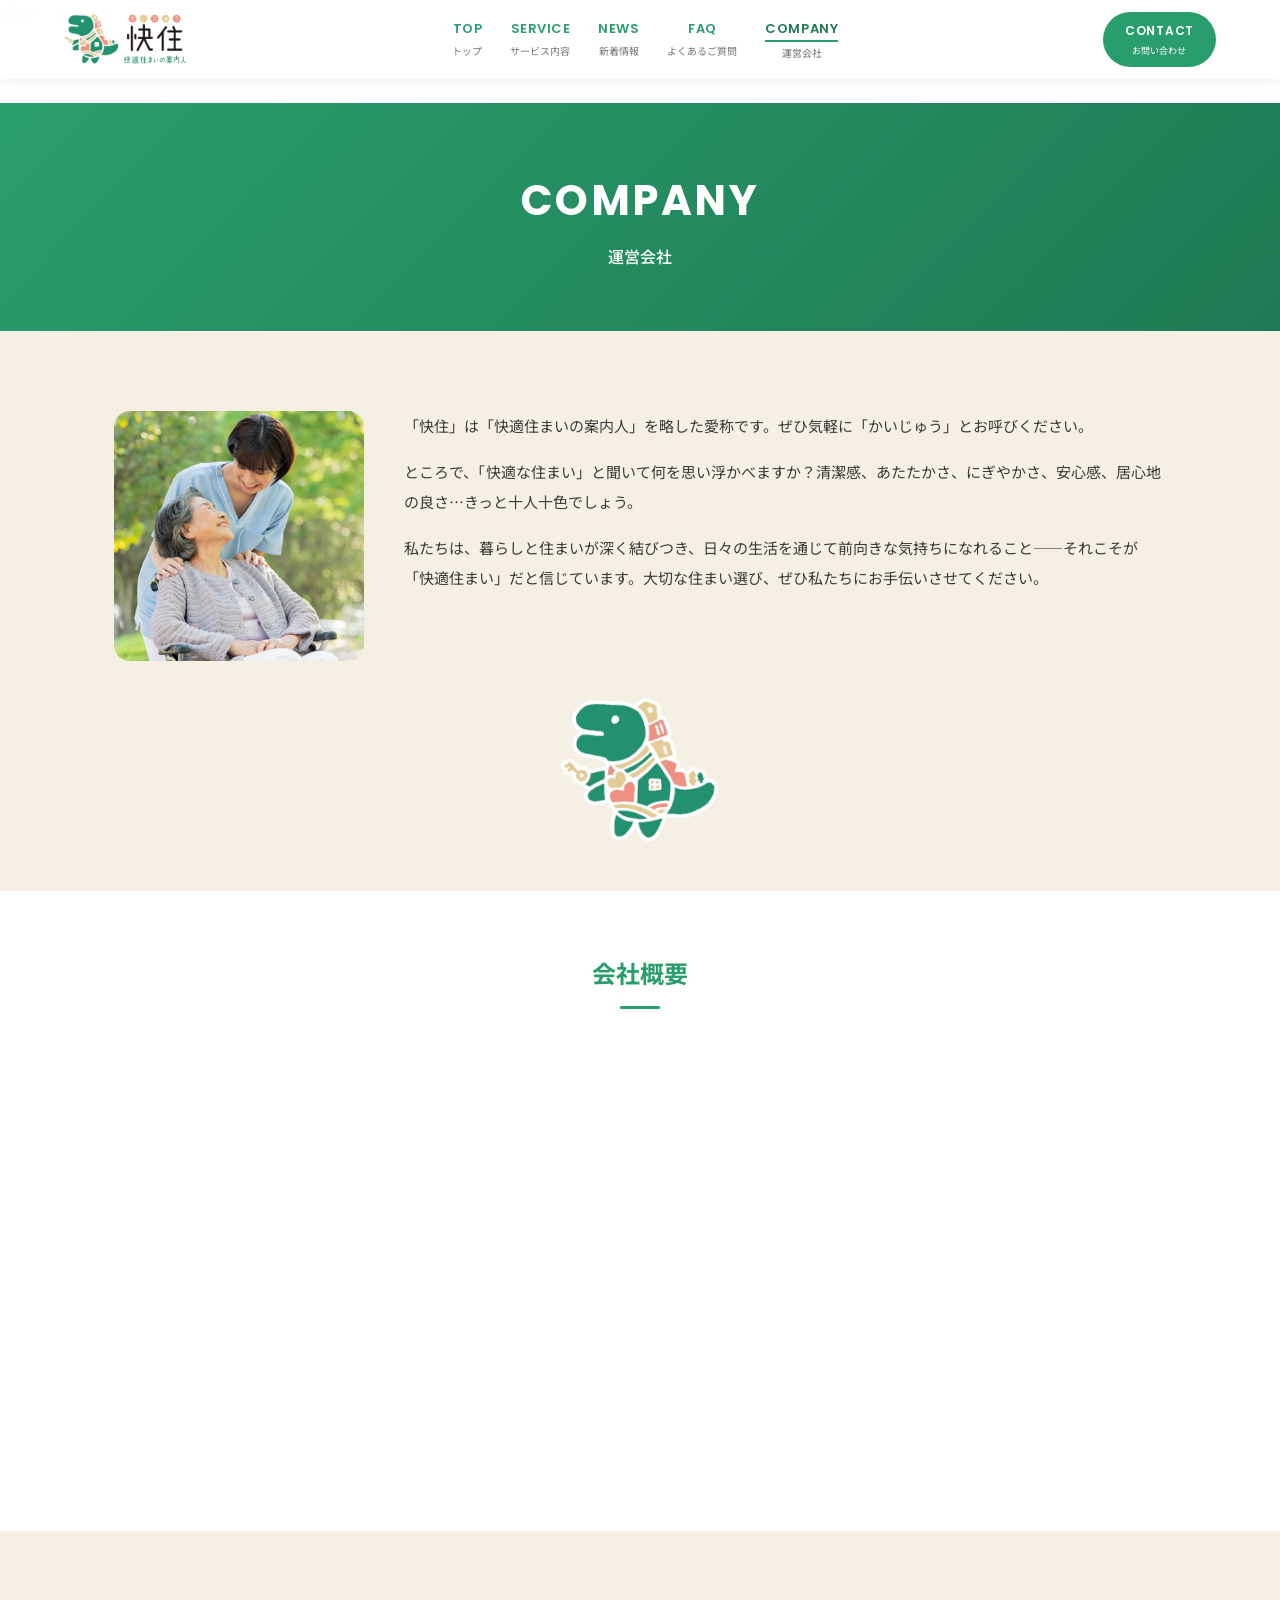
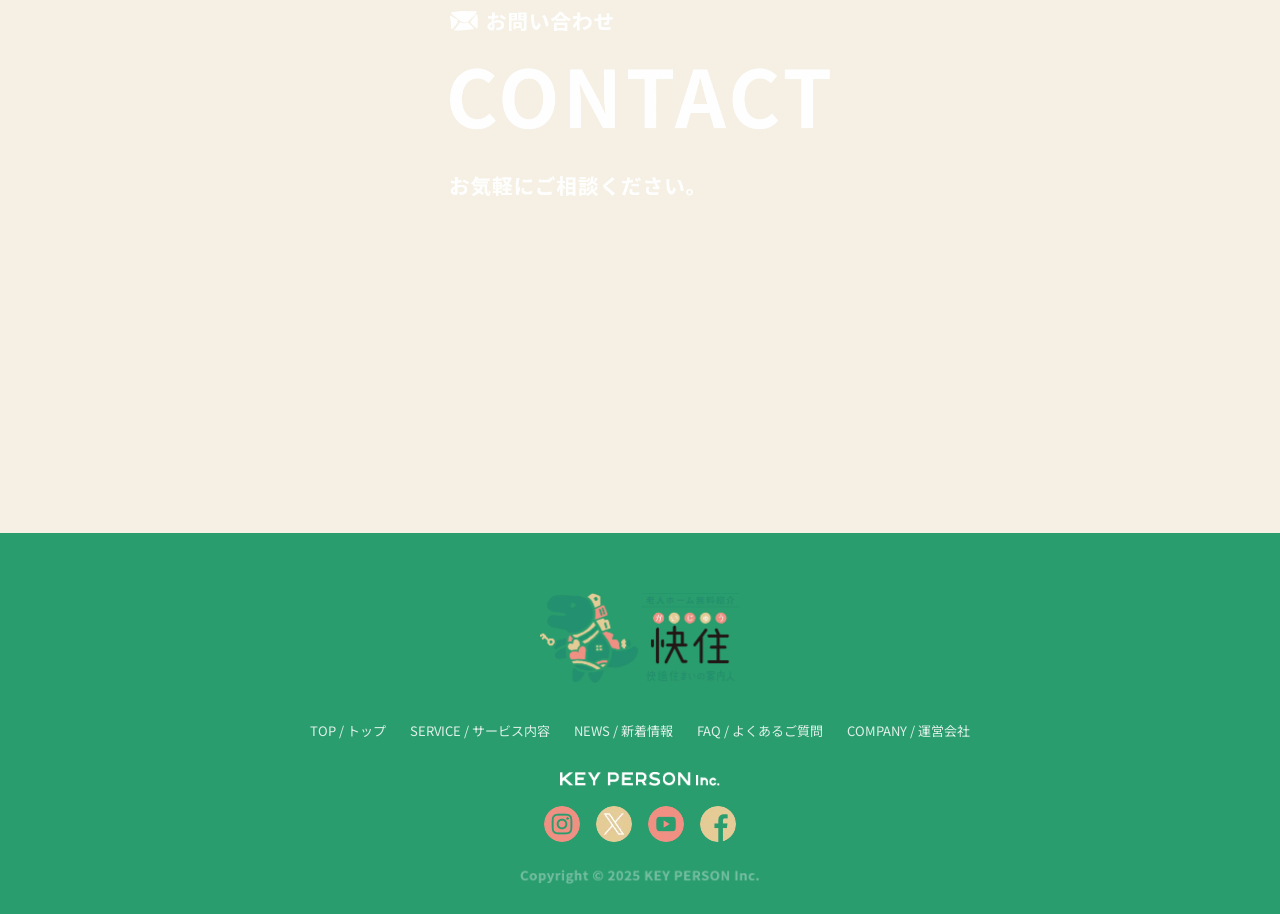
<file: company.html>
<!DOCTYPE html>
<html lang="ja">
<head>
  <meta charset="UTF-8">
  <meta name="viewport" content="width=device-width, initial-scale=1.0">
  <title>運営会社 | 快適住まいの案内人（快住）</title>
  <meta name="description" content="KEY PERSON株式会社の会社概要。快適住まいの案内人「快住（かいじゅう）」を運営。札幌を拠点に老人ホーム・介護施設の無料紹介を行っています。">
  <meta name="theme-color" content="#2a9d6e">
  <link rel="icon" href="images/common/icon-logo-header.webp" type="image/webp">
  <meta property="og:type" content="website">
  <meta property="og:site_name" content="快適住まいの案内人（快住）">
  <meta property="og:title" content="運営会社 | 快適住まいの案内人（快住）">
  <meta property="og:description" content="KEY PERSON株式会社の会社概要。札幌を拠点に老人ホーム・介護施設の無料紹介を行っています。">
  <meta property="og:locale" content="ja_JP">
  <meta name="twitter:card" content="summary">
  <link rel="stylesheet" href="style.css">
  <link rel="preconnect" href="https://fonts.googleapis.com">
  <link rel="preconnect" href="https://fonts.gstatic.com" crossorigin>
  <link href="https://fonts.googleapis.com/css2?family=Noto+Sans+JP:wght@400;500;700;900&family=Poppins:wght@400;600;700&display=swap" rel="stylesheet">
</head>
<body>
  <a href="#main" class="skip-link">本文へスキップ</a>
  <header class="site-header" id="top">
    <div class="header-inner">
      <a href="index.html" class="logo">
        <img src="images/common/icon-logo-header.webp" alt="快住 - 快適住まいの案内人" class="logo-img" width="316" height="128">
      </a>
      <nav class="global-nav" id="globalNav">
        <ul class="nav-list">
          <li><a href="index.html"><span class="nav-en">TOP</span><span class="nav-jp">トップ</span></a></li>
          <li><a href="index.html#service"><span class="nav-en">SERVICE</span><span class="nav-jp">サービス内容</span></a></li>
          <li><a href="index.html#news"><span class="nav-en">NEWS</span><span class="nav-jp">新着情報</span></a></li>
          <li><a href="index.html#faq"><span class="nav-en">FAQ</span><span class="nav-jp">よくあるご質問</span></a></li>
          <li><a href="company.html" class="is-current"><span class="nav-en">COMPANY</span><span class="nav-jp">運営会社</span></a></li>
        </ul>
      </nav>
      <a href="index.html#contact" class="header-contact-btn">
        <span class="btn-en">CONTACT</span>
        <span class="btn-jp">お問い合わせ</span>
      </a>
      <button class="hamburger" id="hamburger" aria-label="メニューを開く" aria-expanded="false" aria-controls="globalNav">
        <span></span><span></span><span></span>
      </button>
    </div>
  </header>
  <section class="page-hero">
    <div class="page-hero-inner">
      <h1 class="page-hero-title">
        <span class="page-hero-en">COMPANY</span>
        <span class="page-hero-jp">運営会社</span>
      </h1>
    </div>
  </section>
  <main id="main">
    <section class="company-message">
      <div class="container">
        <div class="company-message-content">
          <div class="company-message-img">
            <img src="images/media/message-main.webp" alt="快住キャラクター" width="1440" height="1440" loading="lazy" decoding="async">
          </div>
          <div class="company-message-text">
            <p>「快住」は「快適住まいの案内人」を略した愛称です。ぜひ気軽に「かいじゅう」とお呼びください。</p>
            <p>ところで、「快適な住まい」と聞いて何を思い浮かべますか？清潔感、あたたかさ、にぎやかさ、安心感、居心地の良さ…きっと十人十色でしょう。</p>
            <p>私たちは、暮らしと住まいが深く結びつき、日々の生活を通じて前向きな気持ちになれること――それこそが「快適住まい」だと信じています。大切な住まい選び、ぜひ私たちにお手伝いさせてください。</p>
          </div>
        </div>
        <img src="images/media/message-logo.webp" alt="快住ロゴ" class="company-logo-deco" width="358" height="370" loading="lazy" decoding="async">
      </div>
    </section>
    <section class="company-info">
      <div class="container">
        <h2 class="company-info-title">会社概要</h2>
        <dl class="company-table">
          <div class="company-row"><dt>会社名</dt><dd>KEY PERSON株式会社</dd></div>
          <div class="company-row"><dt>代表者</dt><dd>代表取締役　伊藤圭吾</dd></div>
          <div class="company-row"><dt>所在地</dt><dd>〒005-0002<br>北海道札幌市南区澄川２条２丁目４−１<br>マイルーム澄川B201</dd></div>
          <div class="company-row"><dt>電話番号</dt><dd><a href="tel:090-6443-1357">090-6443-1357</a></dd></div>
          <div class="company-row"><dt>事業内容</dt><dd>老人ホーム・介護施設紹介事業</dd></div>
        </dl>
      </div>
    </section>
    <section class="contact" id="contact">
      <div class="container">
        <h2 class="section-title"><img src="images/media/title-contact.webp" alt="CONTACT お問い合わせ" class="section-title-img" width="660" height="326" loading="lazy" decoding="async"></h2>
        <div class="contact-boxes">
          <div class="contact-box contact-box--phone">
            <p class="contact-label">お電話でのお問い合わせ</p>
            <a href="tel:090-6443-1357" class="contact-phone-number"><img src="images/media/contact-phone.webp" alt="090-6443-1357" class="contact-phone-img" width="830" height="162" loading="lazy" decoding="async"></a>
            <p class="contact-hours">[受付日時] 9:00〜19:00　日・祝日休み</p>
          </div>
          <div class="contact-box contact-box--mail">
            <p class="contact-label">メールでのお問い合わせ</p>
            <a href="#" class="btn-contact">お問い合わせフォームへ</a>
          </div>
        </div>
      </div>
    </section>
  </main>
  <footer class="site-footer">
    <div class="footer-inner">
      <a href="index.html" class="footer-logo"><img src="images/common/icon-logo-footer.webp" alt="快住 - 快適住まいの案内人" class="footer-logo-img" width="806" height="362" loading="lazy" decoding="async"></a>
      <nav class="footer-nav" aria-label="フッターナビ"><ul><li><a href="index.html">TOP / トップ</a></li><li><a href="index.html#service">SERVICE / サービス内容</a></li><li><a href="index.html#news">NEWS / 新着情報</a></li><li><a href="index.html#faq">FAQ / よくあるご質問</a></li><li><a href="company.html">COMPANY / 運営会社</a></li></ul></nav>
      <div class="footer-company"><img src="images/common/icon-inc.webp" alt="KEY PERSON Inc." class="footer-company-img" width="425" height="36" loading="lazy" decoding="async"></div>
      <div class="footer-social">
        <a href="https://www.instagram.com/kaiju_k.itou" target="_blank" rel="noopener" aria-label="Instagram（別ウィンドウで開く）"><img src="images/common/icon-insta.webp" alt="Instagram" width="64" height="64" loading="lazy" decoding="async"></a>
        <a href="https://x.com/kaiju_kaisuma" target="_blank" rel="noopener" aria-label="X（別ウィンドウで開く）"><img src="images/common/icon-x.webp" alt="X" width="64" height="64" loading="lazy" decoding="async"></a>
        <a href="https://www.youtube.com/@%E5%BF%AB%E9%81%A9%E4%BD%8F%E3%81%BE%E3%81%84%E3%81%AE%E6%A1%88%E5%86%85%E4%BA%BA" target="_blank" rel="noopener" aria-label="YouTube（別ウィンドウで開く）"><img src="images/common/icon-youtube.webp" alt="YouTube" width="64" height="64" loading="lazy" decoding="async"></a>
        <a href="https://www.facebook.com/keigo.itoh.58" target="_blank" rel="noopener" aria-label="Facebook（別ウィンドウで開く）"><img src="images/common/icon-facebook.webp" alt="Facebook" width="64" height="64" loading="lazy" decoding="async"></a>
      </div>
      <p class="footer-copy"><img src="images/common/icon-copy.webp" alt="Copyright © 2025 KEY PERSON Inc." width="512" height="40" loading="lazy" decoding="async"></p>
    </div>
  </footer>
  <div class="fixed-bottom-bar">
    <a href="tel:090-6443-1357" class="fixed-btn fixed-btn--phone"><svg width="20" height="20" viewBox="0 0 24 24" fill="currentColor"><path d="M6.62 10.79c1.44 2.83 3.76 5.15 6.59 6.59l2.2-2.2c.27-.27.67-.36 1.02-.24 1.12.37 2.33.57 3.57.57.55 0 1 .45 1 1V20c0 .55-.45 1-1 1-9.39 0-17-7.61-17-17 0-.55.45-1 1-1h3.5c.55 0 1 .45 1 1 0 1.25.2 2.45.57 3.57.11.35.03.74-.25 1.02l-2.2 2.2z"/></svg><span>090-6443-1357</span></a>
    <a href="index.html#contact" class="fixed-btn fixed-btn--contact"><svg width="20" height="20" viewBox="0 0 24 24" fill="currentColor"><path d="M20 4H4c-1.1 0-1.99.9-1.99 2L2 18c0 1.1.9 2 2 2h16c1.1 0 2-.9 2-2V6c0-1.1-.9-2-2-2zm0 4l-8 5-8-5V6l8 5 8-5v2z"/></svg><span>お問い合わせ</span></a>
  </div>
  <script src="script.js"></script>
</body>
</html>
</file>
<file: style.css>
/* ===================================================
   快住（かいじゅう）- 快適住まいの案内人
   Original CSS by KEY PERSON Inc.
   =================================================== */

/* --- Reset & Base --- */
*, *::before, *::after { margin: 0; padding: 0; box-sizing: border-box; }
html { scroll-behavior: smooth; scroll-padding-top: 80px; }
body {
  font-family: 'Noto Sans JP', 'Hiragino Kaku Gothic ProN', 'Yu Gothic', sans-serif;
  color: #3a3a3a;
  line-height: 1.8;
  background: #fff;
  overflow-x: hidden;
}
img { max-width: 100%; height: auto; display: block; }
a { text-decoration: none; color: inherit; transition: opacity .25s; }
a:hover { opacity: .75; }
ul, ol { list-style: none; }

.container { max-width: 1100px; margin: 0 auto; padding: 0 24px; }

/* --- Colors --- */
:root {
  --green: #2a9d6e;
  --green-dark: #1e7a54;
  --green-light: #e8f5ee;
  --beige: #d9c9a0;
  --beige-light: #f5f0e3;
  --pink: #e8a0a0;
  --pink-light: #fdf0ef;
  --text: #3a3a3a;
  --text-light: #777;
  --white: #fff;
  --shadow: 0 4px 24px rgba(0,0,0,.06);
}

/* =========================
   HEADER
   ========================= */
.site-header {
  position: fixed; top: 0; left: 0; right: 0; z-index: 1000;
  background: rgba(255,255,255,.96);
  backdrop-filter: blur(8px);
  box-shadow: 0 2px 12px rgba(0,0,0,.06);
}
.header-inner {
  max-width: 1200px; margin: 0 auto;
  display: flex; align-items: center; justify-content: space-between;
  padding: 12px 24px; gap: 16px;
}
.logo-img { height: 50px; width: auto; }
.nav-list { display: flex; gap: 28px; }
.nav-list a {
  display: flex; flex-direction: column; align-items: center;
  font-size: 11px; gap: 2px;
}
.nav-en { font-family: 'Poppins', sans-serif; font-weight: 600; color: var(--green); font-size: 13px; letter-spacing: .04em; }
.nav-jp { color: var(--text-light); font-size: 10px; }
.nav-list a.is-current .nav-en { color: var(--green-dark); border-bottom: 2px solid var(--green); }

.header-contact-btn {
  display: flex; flex-direction: column; align-items: center;
  background: var(--green); color: #fff; border-radius: 30px;
  padding: 8px 22px; font-size: 10px; gap: 1px;
  transition: background .25s;
}
.header-contact-btn:hover { background: var(--green-dark); opacity: 1; }
.btn-en { font-family: 'Poppins', sans-serif; font-weight: 600; font-size: 12px; letter-spacing: .06em; }
.btn-jp { font-size: 9px; }

.hamburger {
  display: none; background: none; border: none; cursor: pointer;
  width: 32px; height: 24px; position: relative; flex-shrink: 0;
}
.hamburger span {
  display: block; width: 100%; height: 2px; background: var(--green);
  position: absolute; left: 0; transition: .3s;
}
.hamburger span:nth-child(1) { top: 0; }
.hamburger span:nth-child(2) { top: 50%; transform: translateY(-50%); }
.hamburger span:nth-child(3) { bottom: 0; }
.hamburger.is-open span:nth-child(1) { top: 50%; transform: translateY(-50%) rotate(45deg); }
.hamburger.is-open span:nth-child(2) { opacity: 0; }
.hamburger.is-open span:nth-child(3) { bottom: auto; top: 50%; transform: translateY(-50%) rotate(-45deg); }

/* =========================
   HERO
   ========================= */
.hero {
  margin-top: 74px;
  overflow: hidden;
}
.hero-visual {
  position: relative;
  max-width: 1400px; margin: 0 auto;
}
.hero-main-img {
  width: 100%; display: block;
}
.hero-deco {
  position: absolute; left: 0; width: 100%; pointer-events: none;
}
.hero-deco-top { top: 0; }
.hero-deco-bottom { bottom: -1px; }

/* =========================
   MESSAGE
   ========================= */
.message {
  padding: 80px 0 60px;
  background: var(--beige-light);
  position: relative;
  overflow: hidden;
}
.message-content {
  display: flex; align-items: flex-start; gap: 48px;
}
.message-image-area { flex: 0 0 300px; }
.message-chara { width: 100%; border-radius: 16px; }
.message-text-area { flex: 1; }
.message-title-img { max-width: 400px; margin-bottom: 28px; }
.message-body {
  margin-bottom: 18px; font-size: 15px; line-height: 2;
  color: var(--text);
}
.message-logo { max-width: 180px; margin-top: 16px; }
.message-dot-deco {
  position: absolute; bottom: 20px; right: 40px; width: 60px; opacity: .4;
}

/* =========================
   SECTION TITLE (shared)
   ========================= */
.section-title {
  text-align: center; margin-bottom: 48px;
}
.section-title-img {
  max-width: 380px; margin: 0 auto;
}

/* =========================
   SERVICE
   ========================= */
.service {
  padding: 80px 0;
  background: #fff;
}
.service-cards {
  display: grid; grid-template-columns: repeat(2, 1fr);
  gap: 36px; margin-bottom: 40px;
}
.service-card {
  background: #fff; border-radius: 20px;
  box-shadow: var(--shadow); overflow: hidden;
  position: relative; transition: transform .3s;
}
.service-card:hover { transform: translateY(-4px); }
.service-card-number {
  position: absolute; top: 16px; left: 16px;
  font-family: 'Poppins', sans-serif; font-weight: 700; font-size: 42px;
  color: var(--green); opacity: .18; line-height: 1;
}
.service-card-img-wrap { overflow: hidden; border-radius: 20px 20px 0 0; }
.service-card-img {
  width: 100%; aspect-ratio: 16/10; object-fit: cover;
  transition: transform .4s;
}
.service-card:hover .service-card-img { transform: scale(1.04); }
.service-card-body { padding: 28px 24px; text-align: center; }
.service-card-icon { margin-bottom: 12px; }
.service-card-icon img { height: 36px; margin: 0 auto; }
.service-card-title {
  font-size: 20px; font-weight: 700; color: var(--green);
  margin-bottom: 10px;
}
.service-card-desc { font-size: 14px; color: var(--text-light); line-height: 1.8; }

/* =========================
   POINT
   ========================= */
.point {
  padding: 80px 0;
  background: var(--green-light);
}
.point-item {
  display: flex; align-items: center; gap: 48px;
  margin-bottom: 56px;
  background: #fff; border-radius: 24px; padding: 40px;
  box-shadow: var(--shadow);
}
.point-item--reverse { flex-direction: row-reverse; }
.point-item-text { flex: 1; }
.point-number-img { max-width: 80px; margin-bottom: 16px; }
.point-lead {
  font-size: 20px; font-weight: 700; line-height: 1.6;
  margin-bottom: 16px; color: var(--text);
}
.point-lead strong { color: var(--green); font-size: 24px; }
.point-desc { font-size: 14px; line-height: 2; color: var(--text-light); }
.point-item-img { flex: 0 0 380px; }
.point-item-img img { width: 100%; border-radius: 16px; }

/* =========================
   NEWS
   ========================= */
.news {
  padding: 80px 0;
  background: #fff;
}
.news-list { margin-bottom: 40px; }
.news-item { border-bottom: 1px solid #e8e8e8; }
.news-item a {
  display: flex; align-items: center; gap: 20px;
  padding: 20px 0; transition: background .2s;
}
.news-item a:hover { opacity: 1; background: #fafafa; }
.news-thumb {
  width: 100px; height: 70px; object-fit: cover;
  border-radius: 8px; flex-shrink: 0;
}
.news-date {
  font-family: 'Poppins', sans-serif; font-size: 13px;
  color: var(--green); font-weight: 600; margin-bottom: 4px;
  display: block;
}
.news-title-text { font-size: 15px; line-height: 1.6; }

/* =========================
   CONTACT
   ========================= */
.contact {
  padding: 80px 0;
  background: var(--beige-light);
}
.contact-boxes {
  display: grid; grid-template-columns: repeat(2, 1fr);
  gap: 32px; max-width: 800px; margin: 0 auto;
}
.contact-box {
  background: #fff; border-radius: 20px; padding: 36px 24px;
  text-align: center; box-shadow: var(--shadow);
}
.contact-label {
  font-size: 15px; font-weight: 700; color: var(--green);
  margin-bottom: 16px;
}
.contact-phone-img { max-width: 300px; margin: 0 auto; }
.contact-hours { font-size: 13px; color: var(--text-light); margin-top: 10px; }
.btn-contact {
  display: inline-block;
  background: var(--green); color: #fff;
  padding: 16px 48px; border-radius: 50px;
  font-weight: 700; font-size: 16px;
  transition: background .25s;
}
.btn-contact:hover { background: var(--green-dark); opacity: 1; }

/* =========================
   BUTTONS
   ========================= */
.section-btn-wrap { text-align: center; }
.btn-primary {
  display: inline-block;
  background: var(--green); color: #fff;
  padding: 14px 48px; border-radius: 50px;
  font-weight: 700; font-size: 15px;
  transition: background .25s, transform .2s;
  box-shadow: 0 4px 16px rgba(42,157,110,.2);
}
.btn-primary:hover { background: var(--green-dark); opacity: 1; transform: translateY(-2px); }

/* =========================
   FOOTER
   ========================= */
.site-footer {
  background: var(--green); color: #fff;
  padding: 60px 0 30px;
}
.footer-inner {
  max-width: 1100px; margin: 0 auto; padding: 0 24px;
  text-align: center;
}
.footer-logo-img { max-width: 200px; margin: 0 auto 32px; }
.footer-nav ul { display: flex; justify-content: center; gap: 24px; flex-wrap: wrap; margin-bottom: 28px; }
.footer-nav a { font-size: 13px; color: rgba(255,255,255,.85); }
.footer-nav a:hover { color: #fff; opacity: 1; }
.footer-company-img { max-width: 160px; margin: 0 auto 20px; }
.footer-social { display: flex; justify-content: center; gap: 16px; margin-bottom: 24px; }
.footer-social img { width: 36px; height: 36px; border-radius: 50%; }
.footer-copy { margin-top: 8px; }
.footer-copy img { max-width: 240px; margin: 0 auto; opacity: .7; }

/* =========================
   FIXED BOTTOM BAR (Mobile)
   ========================= */
.fixed-bottom-bar {
  display: none;
  position: fixed; bottom: 0; left: 0; right: 0; z-index: 999;
}
.fixed-btn {
  display: flex; align-items: center; justify-content: center; gap: 8px;
  flex: 1; padding: 14px 0; font-weight: 700; font-size: 14px;
  color: #fff; text-align: center;
}
.fixed-btn--phone { background: var(--green-dark); }
.fixed-btn--contact { background: var(--pink); }

/* =========================
   PAGE HERO (sub pages)
   ========================= */
.page-hero {
  margin-top: 74px;
  background: linear-gradient(135deg, var(--green) 0%, var(--green-dark) 100%);
  padding: 60px 24px;
  text-align: center; color: #fff;
}
.page-hero-en {
  font-family: 'Poppins', sans-serif; font-weight: 700; font-size: 42px;
  letter-spacing: .06em; display: block; margin-bottom: 4px;
}
.page-hero-jp { font-size: 16px; font-weight: 500; display: block; }

/* =========================
   COMPANY PAGE
   ========================= */
.company-message { padding: 80px 0 40px; background: var(--beige-light); }
.company-message-content {
  display: flex; align-items: flex-start; gap: 40px;
}
.company-message-img { flex: 0 0 250px; }
.company-message-img img { width: 100%; border-radius: 16px; }
.company-message-text { flex: 1; }
.company-message-text p { font-size: 15px; line-height: 2; margin-bottom: 16px; }
.company-logo-deco { max-width: 160px; margin: 24px auto 0; display: block; }

.company-info { padding: 60px 0 80px; background: #fff; }
.company-info-title {
  font-size: 24px; font-weight: 700; text-align: center;
  color: var(--green); margin-bottom: 36px;
  position: relative; padding-bottom: 12px;
}
.company-info-title::after {
  content: ''; display: block; width: 40px; height: 3px;
  background: var(--green); margin: 12px auto 0; border-radius: 2px;
}
.company-table {
  max-width: 700px; margin: 0 auto;
}
.company-row {
  display: flex; border-bottom: 1px solid #e8e8e8;
  padding: 20px 0;
}
.company-row dt {
  flex: 0 0 140px; font-weight: 700; color: var(--green);
  font-size: 15px;
}
.company-row dd { flex: 1; font-size: 15px; line-height: 1.8; }
.company-row dd a { color: var(--green); text-decoration: underline; }

/* =========================
   RESPONSIVE
   ========================= */
@media (max-width: 900px) {
  .global-nav { display: none; }
  .header-contact-btn { display: none; }
  .hamburger { display: block; }

  .global-nav.is-open {
    display: block;
    position: fixed; top: 74px; left: 0; right: 0; bottom: 0;
    background: rgba(255,255,255,.98);
    padding: 40px 24px;
    z-index: 999;
  }
  .global-nav.is-open .nav-list {
    flex-direction: column; align-items: center; gap: 28px;
  }
  .global-nav.is-open .nav-list a { font-size: 16px; }
  .global-nav.is-open .nav-en { font-size: 20px; }
  .global-nav.is-open .nav-jp { font-size: 13px; }

  .message-content { flex-direction: column; gap: 32px; }
  .message-image-area { flex: none; text-align: center; }
  .message-chara { max-width: 240px; margin: 0 auto; }

  .service-cards { grid-template-columns: 1fr; }

  .point-item,
  .point-item--reverse { flex-direction: column; padding: 28px; gap: 28px; }
  .point-item-img { flex: none; }

  .contact-boxes { grid-template-columns: 1fr; }

  .company-message-content { flex-direction: column; }
  .company-message-img { flex: none; text-align: center; }
  .company-message-img img { max-width: 220px; margin: 0 auto; }

  .company-row { flex-direction: column; gap: 4px; }
  .company-row dt { flex: none; }

  .fixed-bottom-bar { display: flex; }
  .site-footer { padding-bottom: 80px; }

  .footer-nav ul { flex-direction: column; gap: 12px; }
}

@media (max-width: 600px) {
  .hero { margin-top: 66px; }
  .page-hero { margin-top: 66px; padding: 40px 16px; }
  .page-hero-en { font-size: 28px; }

  .message, .service, .point, .news, .contact,
  .company-message, .company-info { padding: 48px 0; }

  .section-title-img { max-width: 280px; }
  .message-title-img { max-width: 280px; }

  .point-lead { font-size: 17px; }
  .point-lead strong { font-size: 20px; }

  .news-item a { gap: 12px; }
  .news-thumb { width: 80px; height: 56px; }
}

/* =========================
   FAQ
   ========================= */
.faq {
  padding: 80px 0;
  background: var(--beige-light);
}
.faq-section-title {
  text-align: center;
  margin-bottom: 48px;
}
.faq-en {
  display: block;
  font-family: 'Poppins', sans-serif;
  font-weight: 700;
  font-size: 42px;
  color: var(--green);
  letter-spacing: .06em;
  line-height: 1.1;
}
.faq-jp {
  display: block;
  font-size: 14px;
  color: var(--text-light);
  margin-top: 4px;
}
.faq-list {
  max-width: 800px;
  margin: 0 auto;
}
.faq-item {
  border-bottom: 1px solid #ddd;
}
.faq-question {
  width: 100%;
  display: flex;
  align-items: center;
  gap: 16px;
  padding: 20px 0;
  background: none;
  border: none;
  cursor: pointer;
  text-align: left;
  font-size: 16px;
  font-weight: 700;
  color: var(--text);
  font-family: 'Noto Sans JP', sans-serif;
  transition: color .2s;
}
.faq-question:hover { color: var(--green); }
.faq-q-icon {
  flex-shrink: 0;
  width: 36px; height: 36px;
  background: var(--green);
  color: #fff;
  border-radius: 50%;
  display: flex; align-items: center; justify-content: center;
  font-family: 'Poppins', sans-serif;
  font-weight: 700; font-size: 16px;
}
.faq-q-text { flex: 1; }
.faq-toggle-icon {
  flex-shrink: 0;
  width: 24px; height: 24px;
  position: relative;
}
.faq-toggle-icon::before,
.faq-toggle-icon::after {
  content: '';
  position: absolute;
  background: var(--green);
  border-radius: 2px;
  transition: transform .3s;
}
.faq-toggle-icon::before {
  width: 16px; height: 2px;
  top: 50%; left: 50%;
  transform: translate(-50%, -50%);
}
.faq-toggle-icon::after {
  width: 2px; height: 16px;
  top: 50%; left: 50%;
  transform: translate(-50%, -50%);
}
.faq-question[aria-expanded="true"] .faq-toggle-icon::after {
  transform: translate(-50%, -50%) rotate(90deg);
}
.faq-answer {
  display: none;
  padding: 0 0 20px 52px;
  display: flex;
  gap: 16px;
  align-items: flex-start;
  overflow: hidden;
  max-height: 0;
  transition: max-height .35s ease;
}
.faq-answer.is-open {
  max-height: 300px;
}
.faq-a-icon {
  flex-shrink: 0;
  width: 36px; height: 36px;
  background: var(--beige);
  color: #fff;
  border-radius: 50%;
  display: flex; align-items: center; justify-content: center;
  font-family: 'Poppins', sans-serif;
  font-weight: 700; font-size: 16px;
}
.faq-answer p {
  font-size: 15px;
  line-height: 1.9;
  color: var(--text);
  padding-top: 4px;
}

@media (max-width: 900px) {
  .faq-en { font-size: 32px; }
}
@media (max-width: 600px) {
  .faq { padding: 48px 0; }
  .faq-en { font-size: 28px; }
  .faq-question { font-size: 14px; padding: 16px 0; }
}

/* =========================
   GUIDE PAGE (Codex)
   ========================= */
.guide-section { padding: 72px 0; }
.guide-section--beige { background: var(--beige-light); }
.guide-section--green { background: var(--green-light); }
.guide-narrow { max-width: 820px; }

.guide-title {
  font-size: 26px; font-weight: 700; text-align: center;
  color: var(--green); margin-bottom: 14px; line-height: 1.5;
}
.guide-title::after {
  content: ''; display: block; width: 40px; height: 3px;
  background: var(--green); margin: 14px auto 0; border-radius: 2px;
}
.guide-subtitle {
  text-align: center; color: var(--text-light); font-size: 15px;
  margin-bottom: 40px;
}
.guide-lead {
  font-size: 16px; line-height: 2; margin-bottom: 18px; color: var(--text);
}
.guide-lead strong { color: var(--green-dark); }

/* What-is highlight card */
.guide-callout {
  background: #fff; border-radius: 20px; padding: 32px 36px;
  box-shadow: var(--shadow); border-left: 6px solid var(--green);
}
.guide-callout p { font-size: 15px; line-height: 2; }
.guide-callout p + p { margin-top: 14px; }

/* Feature cards */
.guide-cards {
  display: grid; grid-template-columns: repeat(2, 1fr); gap: 24px;
}
.guide-card {
  background: #fff; border-radius: 18px; padding: 28px 26px;
  box-shadow: var(--shadow); transition: transform .3s;
}
.guide-card:hover { transform: translateY(-4px); }
.guide-card-icon {
  width: 52px; height: 52px; border-radius: 14px;
  background: var(--green-light); color: var(--green);
  display: flex; align-items: center; justify-content: center;
  font-size: 26px; margin-bottom: 16px;
}
.guide-card-title { font-size: 17px; font-weight: 700; color: var(--green); margin-bottom: 8px; }
.guide-card-desc { font-size: 14px; line-height: 1.9; color: var(--text-light); }

/* Step list */
.step-list { max-width: 760px; margin: 0 auto; }
.step-item {
  display: flex; gap: 24px; align-items: flex-start;
  background: #fff; border-radius: 18px; padding: 26px 28px;
  box-shadow: var(--shadow); margin-bottom: 20px;
}
.step-num {
  flex-shrink: 0; width: 48px; height: 48px; border-radius: 50%;
  background: var(--green); color: #fff;
  font-family: 'Poppins', sans-serif; font-weight: 700; font-size: 20px;
  display: flex; align-items: center; justify-content: center;
}
.step-body-title { font-size: 18px; font-weight: 700; margin-bottom: 8px; color: var(--text); }
.step-body-desc { font-size: 14px; line-height: 1.95; color: var(--text-light); }
.step-body-desc code {
  background: var(--beige-light); color: var(--green-dark);
  padding: 2px 8px; border-radius: 6px; font-size: 13px;
}

/* Tips list */
.tip-list { max-width: 760px; margin: 0 auto; }
.tip-row {
  display: flex; gap: 16px; align-items: flex-start;
  padding: 18px 0; border-bottom: 1px solid #e3ddcc;
}
.tip-row:last-child { border-bottom: none; }
.tip-check {
  flex-shrink: 0; width: 28px; height: 28px; border-radius: 50%;
  background: var(--green); color: #fff; font-size: 15px;
  display: flex; align-items: center; justify-content: center;
}
.tip-text { font-size: 15px; line-height: 1.9; }
.tip-text strong { color: var(--green-dark); }

/* Note box */
.note-box {
  max-width: 760px; margin: 0 auto;
  background: var(--pink-light); border-radius: 16px;
  padding: 28px 30px; border-left: 6px solid var(--pink);
}
.note-box-title { font-weight: 700; color: #c46a6a; margin-bottom: 12px; font-size: 16px; }
.note-box ul { margin: 0; }
.note-box li {
  position: relative; padding-left: 22px; margin-bottom: 10px;
  font-size: 14px; line-height: 1.9;
}
.note-box li::before {
  content: '！'; position: absolute; left: 0; top: 0;
  color: var(--pink); font-weight: 700; font-size: 13px;
}
.note-box li:last-child { margin-bottom: 0; }

/* CTA back link */
.guide-cta { text-align: center; }
.guide-cta .btn-primary { margin-top: 8px; }

@media (max-width: 700px) {
  .guide-cards { grid-template-columns: 1fr; }
  .guide-section { padding: 48px 0; }
  .guide-callout { padding: 24px 22px; }
  .step-item { padding: 22px 20px; gap: 16px; }
  .step-num { width: 40px; height: 40px; font-size: 17px; }
  .guide-title { font-size: 21px; }
}
</file>
<file: surf-forecast/style.css>
/* =====================================================
   サーフィン気象予報 - Surf Forecast Japan
   ===================================================== */

*, *::before, *::after { margin: 0; padding: 0; box-sizing: border-box; }

:root {
  --ocean-deep: #073b4c;
  --ocean: #118ab2;
  --ocean-light: #73c2e8;
  --foam: #edf9ff;
  --sand: #f4e9d8;
  --accent: #06d6a0;
  --warn: #ffd166;
  --danger: #ef476f;
  --text: #0b2530;
  --text-light: #4a6572;
  --white: #fff;
  --shadow: 0 8px 28px rgba(7, 59, 76, 0.12);
  --radius: 16px;
}

html { scroll-behavior: smooth; }

body {
  font-family: 'Noto Sans JP', 'Hiragino Kaku Gothic ProN', 'Yu Gothic', sans-serif;
  color: var(--text);
  background: linear-gradient(180deg, var(--ocean-deep) 0%, var(--ocean) 45%, var(--foam) 45%, var(--foam) 100%);
  background-attachment: fixed;
  line-height: 1.6;
  min-height: 100vh;
}

a { color: var(--ocean-deep); }

.app {
  max-width: 760px;
  margin: 0 auto;
  padding: 0 16px 48px;
}

/* Header */
.app-header {
  padding: 32px 4px 20px;
}
.brand {
  display: flex;
  align-items: center;
  gap: 14px;
  color: var(--white);
}
.brand-wave { font-size: 40px; line-height: 1; }
.brand h1 { font-size: 22px; font-weight: 700; letter-spacing: .02em; }
.brand-sub {
  font-family: 'Poppins', sans-serif;
  font-size: 12px;
  letter-spacing: .12em;
  opacity: .85;
}

/* Search panel */
.search-panel {
  background: var(--white);
  border-radius: var(--radius);
  box-shadow: var(--shadow);
  padding: 18px;
  margin-bottom: 18px;
}
.search-form {
  display: flex;
  gap: 8px;
}
.search-form input {
  flex: 1;
  padding: 12px 14px;
  border: 1px solid #d8e6ec;
  border-radius: 10px;
  font-size: 15px;
  font-family: inherit;
}
.search-form input:focus { outline: 2px solid var(--ocean-light); }
.search-form button {
  padding: 12px 20px;
  border: none;
  border-radius: 10px;
  background: var(--ocean);
  color: var(--white);
  font-weight: 700;
  font-size: 15px;
  cursor: pointer;
  transition: background .2s;
}
.search-form button:hover { background: var(--ocean-deep); }

.search-results {
  margin-top: 10px;
  border: 1px solid #e3edf1;
  border-radius: 10px;
  overflow: hidden;
}
.search-results.hidden { display: none; }
.search-result-item {
  display: block;
  width: 100%;
  text-align: left;
  padding: 10px 14px;
  border: none;
  background: var(--white);
  font-size: 14px;
  cursor: pointer;
  border-bottom: 1px solid #f0f4f6;
  font-family: inherit;
  color: var(--text);
}
.search-result-item:last-child { border-bottom: none; }
.search-result-item:hover { background: var(--foam); }
.search-result-item .sub { color: var(--text-light); font-size: 12px; }

.spot-chips {
  display: flex;
  flex-wrap: wrap;
  gap: 8px;
  margin-top: 14px;
}
.spot-chip {
  padding: 7px 14px;
  border-radius: 999px;
  background: var(--foam);
  border: 1px solid #cfe6ef;
  color: var(--ocean-deep);
  font-size: 13px;
  cursor: pointer;
  transition: background .15s, transform .1s;
}
.spot-chip:hover { background: #d7f0f8; }
.spot-chip:active { transform: scale(.97); }
.spot-chip.active {
  background: var(--ocean);
  color: var(--white);
  border-color: var(--ocean);
}

/* Status */
.status-area {
  background: var(--white);
  border-radius: var(--radius);
  box-shadow: var(--shadow);
  padding: 18px;
  margin-bottom: 18px;
  text-align: center;
  color: var(--text-light);
}
.status-area.hidden { display: none; }
.status-area.error { color: var(--danger); }

/* Current conditions card */
.current-card {
  background: var(--white);
  border-radius: var(--radius);
  box-shadow: var(--shadow);
  padding: 20px;
  margin-bottom: 18px;
}
.current-card.hidden { display: none; }
.current-top {
  display: flex;
  justify-content: space-between;
  align-items: flex-start;
  gap: 12px;
  margin-bottom: 16px;
}
#spotName { font-size: 20px; font-weight: 700; }
.muted { color: var(--text-light); font-size: 12px; margin-top: 2px; }

.score-badge {
  min-width: 84px;
  padding: 10px 14px;
  border-radius: 12px;
  text-align: center;
  font-weight: 700;
  font-size: 14px;
  color: var(--white);
  background: var(--ocean);
  white-space: nowrap;
}
.score-badge.score-poor { background: #9aa5ab; }
.score-badge.score-fair { background: var(--warn); color: var(--text); }
.score-badge.score-good { background: var(--ocean); }
.score-badge.score-great { background: var(--accent); }

.current-metrics {
  display: grid;
  grid-template-columns: repeat(auto-fit, minmax(120px, 1fr));
  gap: 12px;
}
.metric {
  background: var(--foam);
  border-radius: 12px;
  padding: 12px;
  text-align: center;
}
.metric .metric-label {
  font-size: 11px;
  color: var(--text-light);
  margin-bottom: 4px;
}
.metric .metric-value {
  font-size: 18px;
  font-weight: 700;
  color: var(--ocean-deep);
}
.metric .metric-unit { font-size: 12px; font-weight: 400; margin-left: 2px; }

/* Hourly */
.hourly-section, .daily-section {
  background: var(--white);
  border-radius: var(--radius);
  box-shadow: var(--shadow);
  padding: 18px;
  margin-bottom: 18px;
}
.hourly-section.hidden, .daily-section.hidden { display: none; }
.hourly-section h3, .daily-section h3 {
  font-size: 15px;
  margin-bottom: 12px;
  color: var(--ocean-deep);
}
.hourly-scroll {
  display: flex;
  gap: 10px;
  overflow-x: auto;
  padding-bottom: 4px;
}
.hour-card {
  flex: 0 0 auto;
  width: 92px;
  background: var(--foam);
  border-radius: 12px;
  padding: 10px 8px;
  text-align: center;
}
.hour-card .hour-time { font-size: 12px; font-weight: 700; color: var(--ocean-deep); }
.hour-card .hour-wave { font-size: 16px; font-weight: 700; margin: 6px 0 2px; }
.hour-card .hour-sub { font-size: 11px; color: var(--text-light); }

/* Daily */
.daily-grid {
  display: grid;
  grid-template-columns: repeat(auto-fit, minmax(160px, 1fr));
  gap: 12px;
}
.day-card {
  background: var(--foam);
  border-radius: 12px;
  padding: 14px;
}
.day-card .day-name { font-weight: 700; color: var(--ocean-deep); margin-bottom: 8px; }
.day-card .day-row {
  display: flex;
  justify-content: space-between;
  font-size: 13px;
  padding: 2px 0;
  color: var(--text-light);
}
.day-card .day-row strong { color: var(--text); }

/* Footer */
.app-footer {
  text-align: center;
  color: var(--text-light);
  font-size: 12px;
  padding-top: 12px;
}

@media (max-width: 480px) {
  .app { padding: 0 10px 40px; }
  .current-metrics { grid-template-columns: repeat(2, 1fr); }
}
</file>
